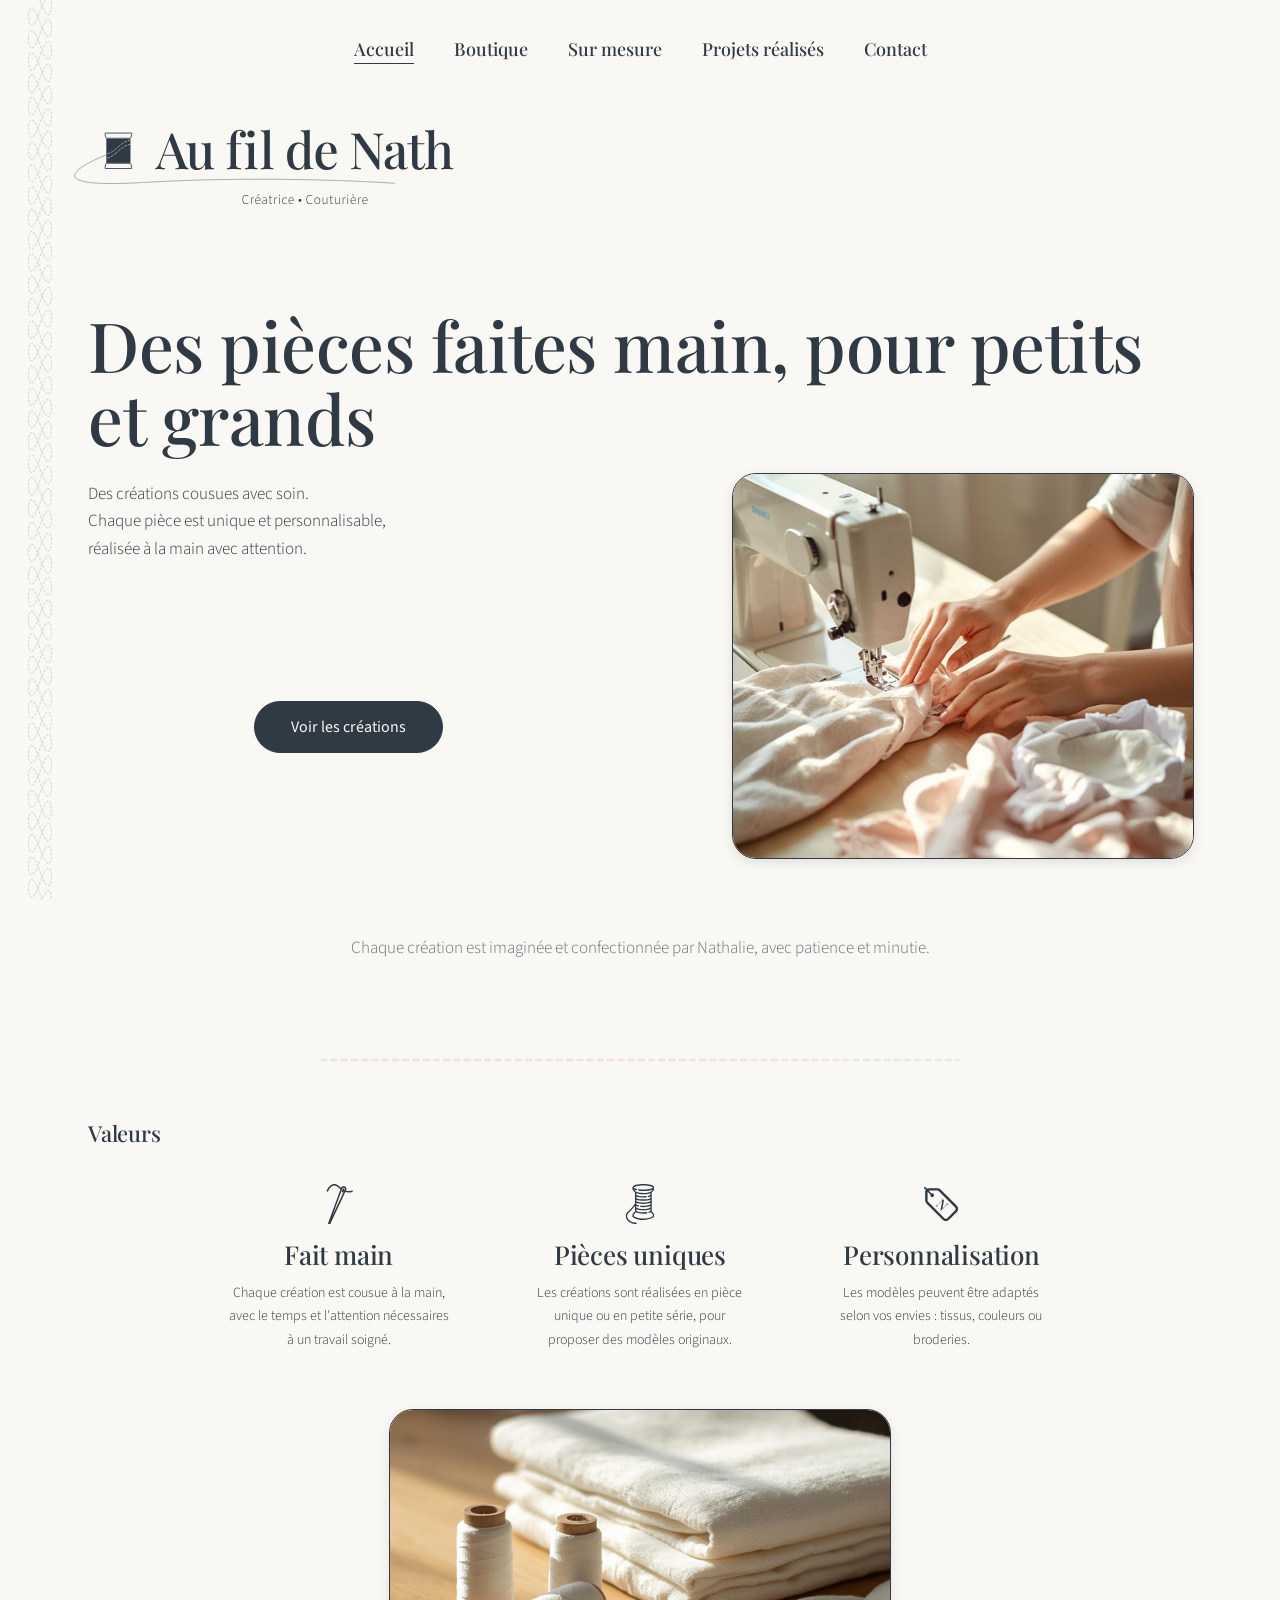
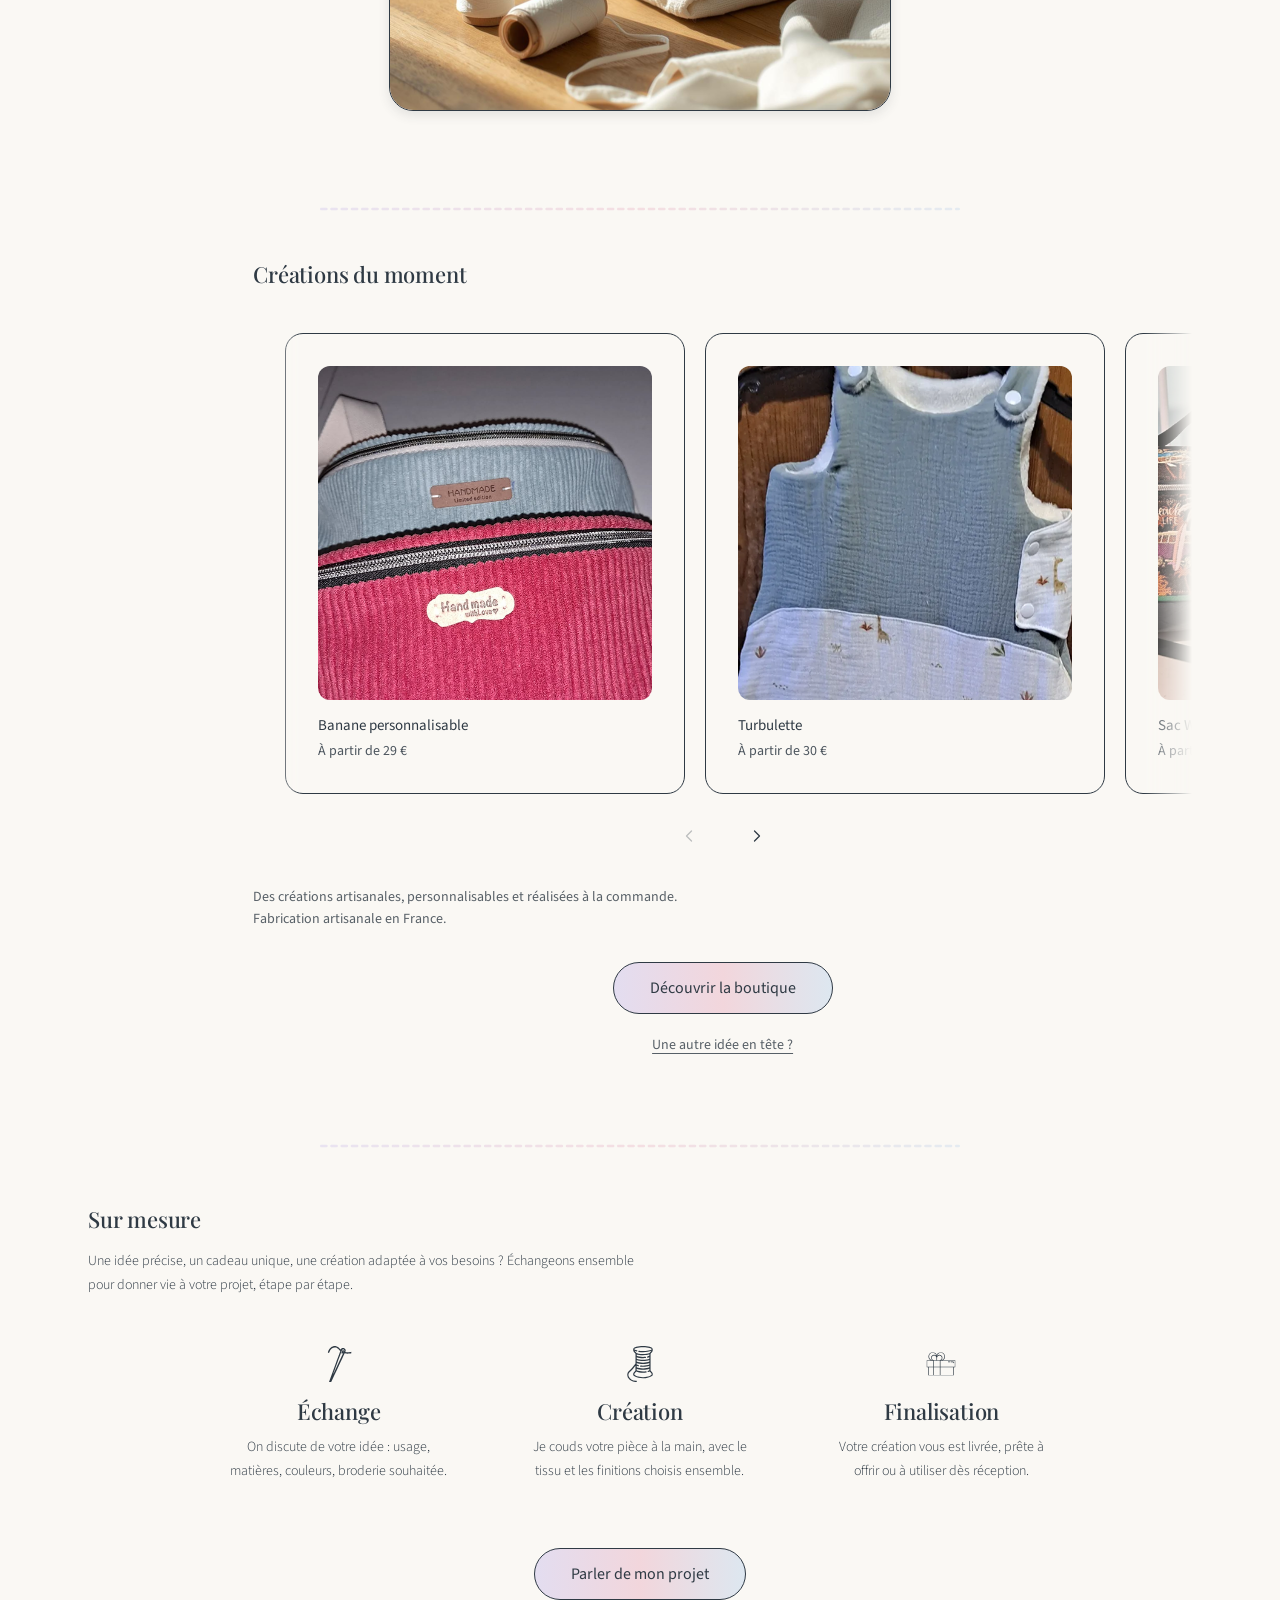
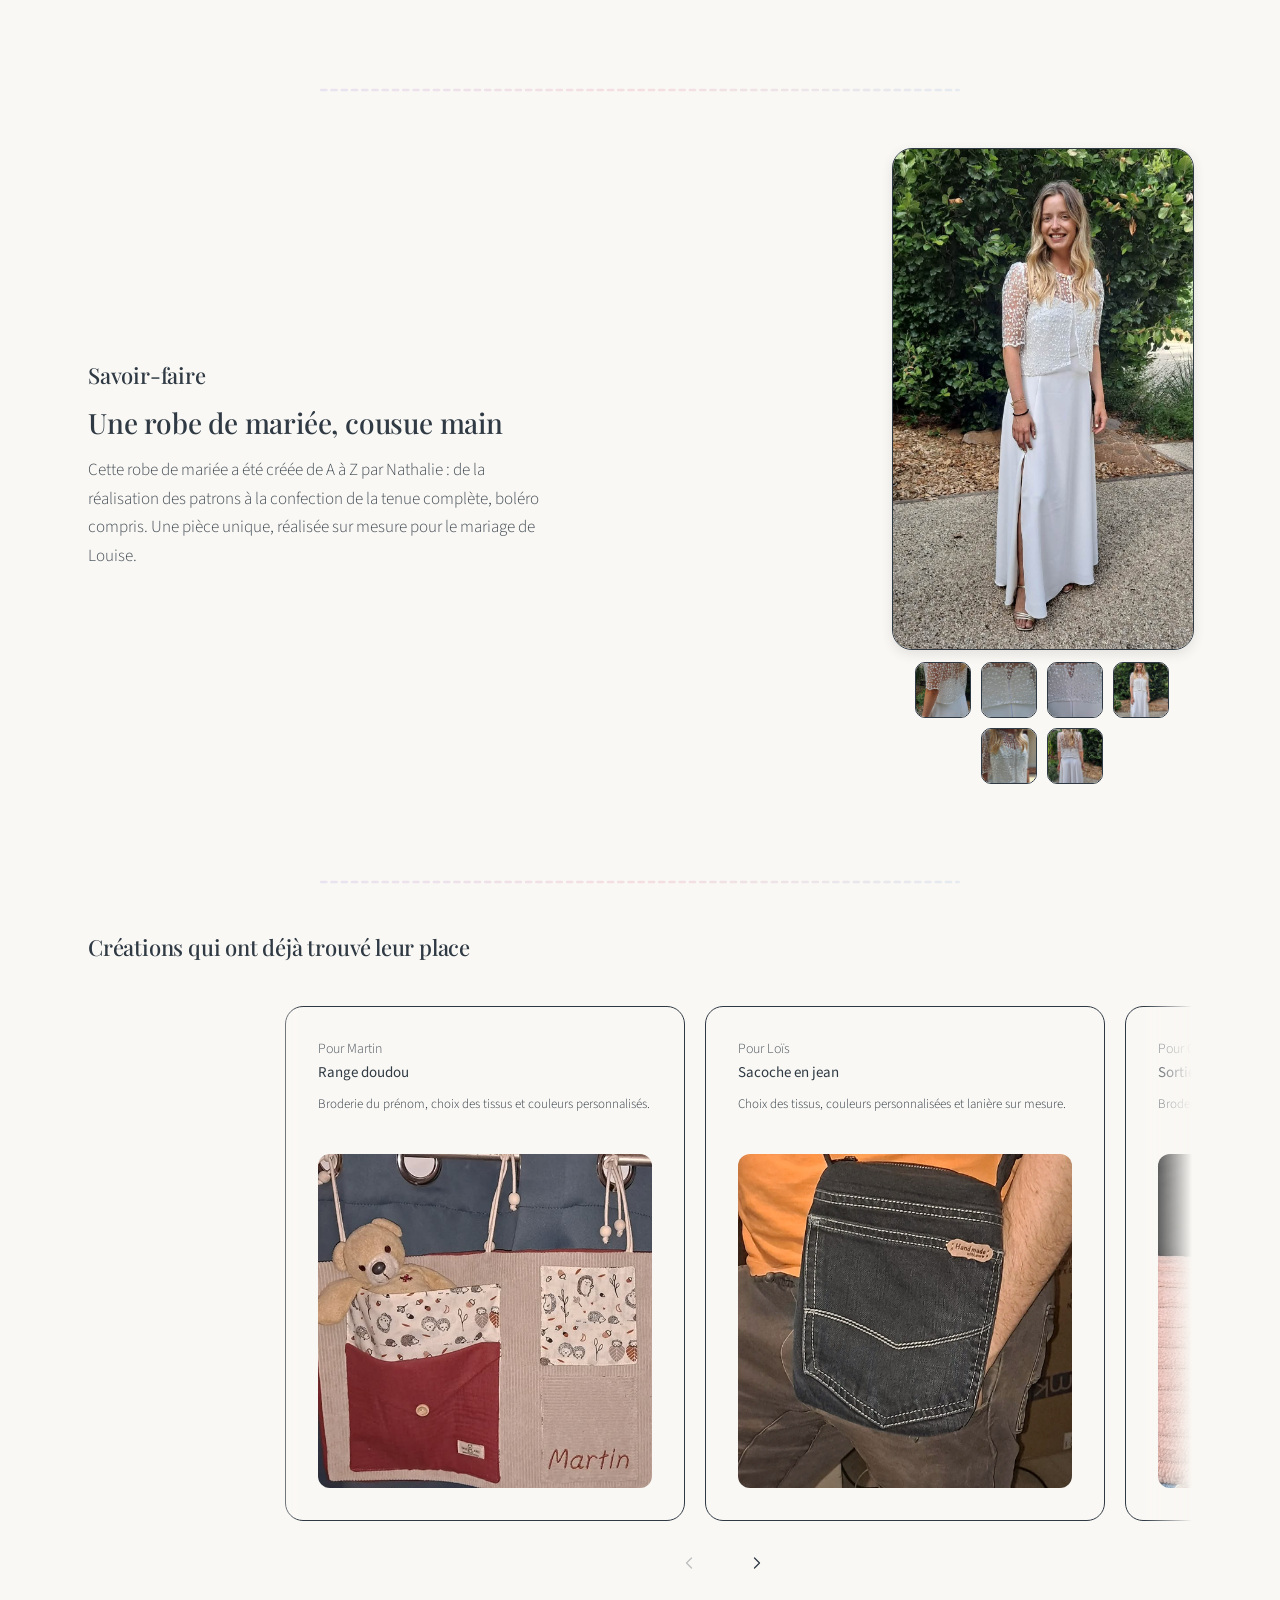
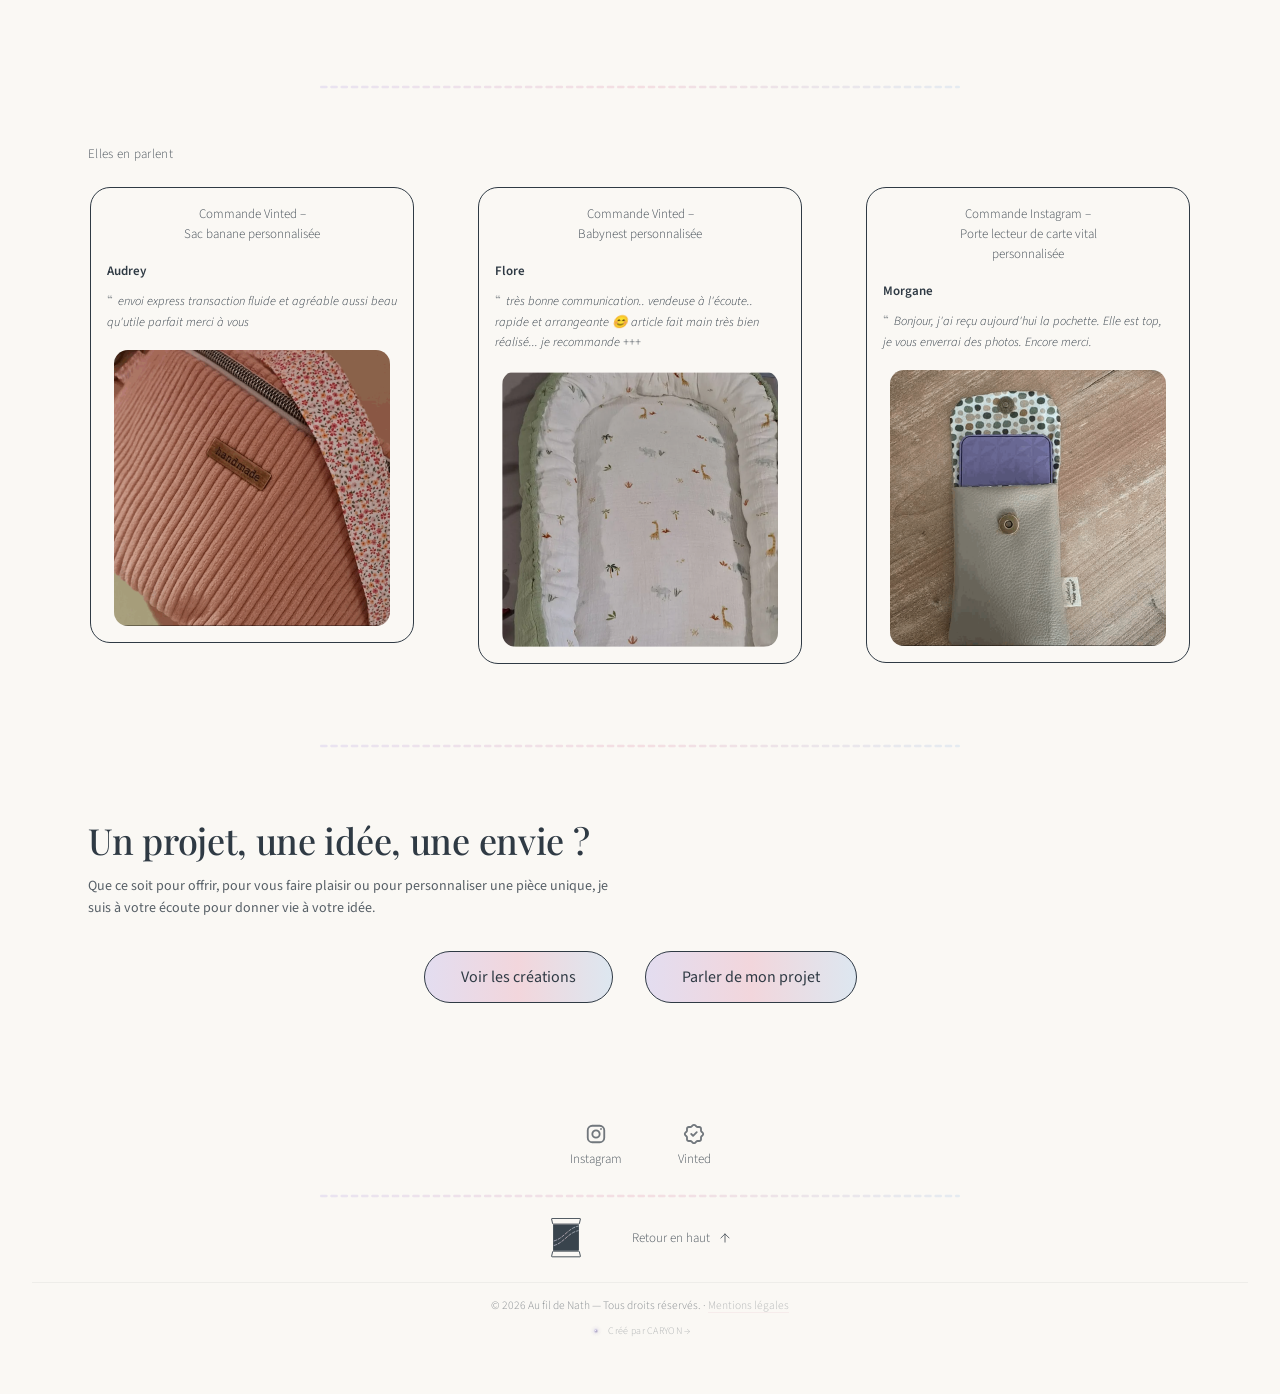
<file: index.html>
<!DOCTYPE html>
<html lang="fr">
<head>
  <meta charset="UTF-8" />
  <meta name="viewport" content="width=device-width, initial-scale=1.0" />
  <title>Au fil de Nath — Créatrice Couturière</title>
  <meta name="description" content="Nathalie, couturière artisanale. Créations cousues main, pièces uniques et personnalisables : univers bébé, accessoires, sacs et maroquinerie." />

  <!-- Fonts Google : Playfair Display + Source Sans 3 -->
  <link rel="preconnect" href="https://fonts.googleapis.com" />
  <link rel="preconnect" href="https://fonts.gstatic.com" crossorigin />
  <link href="https://fonts.googleapis.com/css2?family=Playfair+Display:wght@500;600&family=Source+Sans+3:wght@300;400;600&display=swap" rel="stylesheet" />

  <!-- Styles du projet -->
  <link rel="stylesheet" href="variables.css" />
  <link rel="stylesheet" href="header.css" />
  <link rel="stylesheet" href="hero.css" />
  <link rel="stylesheet" href="values.css" />
  <link rel="stylesheet" href="creations.css" />
  <link rel="stylesheet" href="sections.css" />

</head>

<body class="page-wrapper">

  <!-- ============================================================
       HEADER PRINCIPAL — version Accueil (avec logo hero)
  ============================================================ -->
  <header class="site-header" id="site-header">

    <div class="site-header__nav-bar">
      <div class="site-header__inner">

        <a href="index.html" class="site-header__logo-sticky" aria-label="Au fil de Nath — Accueil">
          <img src="assets/logo%20sans%20fond.svg" alt="Au fil de Nath" width="220" height="80" />
        </a>

        <nav class="site-header__nav" aria-label="Navigation principale">
          <ul class="site-header__nav-list">
            <li><a href="index.html" class="site-header__nav-link is-active">Accueil</a></li>
            <li><a href="boutique.html" class="site-header__nav-link">Boutique</a></li>
            <li><a href="parler-de-mon-projet.html" class="site-header__nav-link">Sur mesure</a></li>
            <li><a href="#realisations" class="site-header__nav-link">Projets réalisés</a></li>
            <li><a href="#contact" class="site-header__nav-link">Contact</a></li>
          </ul>
        </nav>

        <a href="parler-de-mon-projet.html" class="btn btn--gradient site-header__cta-sticky">
          Parler de mon projet
        </a>

        <button class="site-header__hamburger" aria-label="Ouvrir le menu" aria-expanded="false" aria-controls="mobile-menu">
          <span></span><span></span><span></span>
        </button>

      </div>
    </div>

    <div class="site-header__logo-block" aria-hidden="false">
      <div class="site-header__inner">
        <a href="index.html" class="site-header__logo-hero" aria-label="Au fil de Nath — Accueil">
          <img src="assets/logo%20sans%20fond.svg" alt="Au fil de Nath — Créatrice Couturière" width="500" height="181" />
        </a>
      </div>
    </div>

    <div class="site-header__mobile-menu" id="mobile-menu" aria-hidden="true">
      <hr class="site-header__mobile-menu__sep" aria-hidden="true" />
      <div class="site-header__mobile-menu__inner">
        <nav aria-label="Menu mobile">
          <ul>
            <li><a href="index.html">Accueil</a></li>
            <li><a href="boutique.html">Boutique</a></li>
            <li><a href="parler-de-mon-projet.html">Sur mesure</a></li>
            <li><a href="#realisations">Projets réalisés</a></li>
            <li><a href="#contact">Contact</a></li>
          </ul>
        </nav>
        <a href="parler-de-mon-projet.html" class="btn btn--gradient">Parler de mon projet</a>
        <p class="site-header__mobile-menu__tagline">
          Chaque projet est étudié avec attention<br />
          Les délais et tarifs sont définis ensemble.
        </p>
      </div>
      <hr class="site-header__mobile-menu__sep site-header__mobile-menu__sep--bottom" aria-hidden="true" />
    </div>

  </header>


  <!-- ============================================================
       MAIN — Sections de la page Accueil
  ============================================================ -->
  <main>

    <!-- ── SECTION HERO ────────────────────────────────────── -->
    <section class="hero" aria-labelledby="hero-title">
      <div class="hero__inner">

        <figure class="hero__image">
          <img
            src="assets/hero%20photo.png"
            alt="Nathalie cousant un tissu rose pâle à sa machine à coudre"
            width="640"
            height="540"
            loading="eager"
          />
        </figure>

        <h1 id="hero-title" class="hero__title">
          Des pièces faites main, pour petits et grands
        </h1>

        <p class="hero__subtitle">
          Des créations cousues avec soin.<br>
          Chaque pièce est unique et personnalisable,<br>
          réalisée à la main avec attention.
        </p>

        <a href="#creations" class="btn btn--primary hero__cta">
          Voir les créations
        </a>

        <p class="hero__signature">
          Chaque création est imaginée et confectionnée par Nathalie,
          avec patience et minutie.
        </p>

      </div>
    </section>

    <img class="section-separator" src="assets/S%C3%A9parateur%20final.svg" alt="" aria-hidden="true" />

    <!-- ── SECTION VALEURS ────────────────────────────────── -->
    <section class="values" aria-labelledby="values-eyebrow">
      <div class="values__inner">

        <h2 id="values-eyebrow" class="values__eyebrow">Valeurs</h2>

        <ul class="values__grid">
          <li class="value">
            <img class="value__icon" src="assets/icon-needle.svg" alt="" aria-hidden="true" width="40" height="40" />
            <h3 class="value__title">Fait main</h3>
            <p class="value__text">
              Chaque création est cousue à la main, avec le temps et l'attention nécessaires à un travail soigné.
            </p>
          </li>

          <li class="value">
            <img class="value__icon" src="assets/icon-thread.svg" alt="" aria-hidden="true" width="40" height="40" />
            <h3 class="value__title">Pièces uniques</h3>
            <p class="value__text">
              Les créations sont réalisées en pièce unique ou en petite série, pour proposer des modèles originaux.
            </p>
          </li>

          <li class="value">
            <img class="value__icon" src="assets/icon-tag.svg" alt="" aria-hidden="true" width="40" height="40" />
            <h3 class="value__title">Personnalisation</h3>
            <p class="value__text">
              Les modèles peuvent être adaptés selon vos envies : tissus, couleurs ou broderies.
            </p>
          </li>
        </ul>

        <figure class="values__photo">
          <img
            src="assets/Valeurs%20photo.png"
            alt="Bobines de fil et linges pliés sur un plan de travail en bois"
            loading="lazy"
          />
        </figure>

      </div>
    </section>

    <img class="section-separator" src="assets/S%C3%A9parateur%20final.svg" alt="" aria-hidden="true" />


    <!-- ── SECTION CRÉATIONS DU MOMENT (carrousel) ─────────── -->
    <section class="creations" id="creations" aria-labelledby="creations-eyebrow">
      <div class="creations__inner">

        <h2 id="creations-eyebrow" class="creations__eyebrow">Créations du moment</h2>

        <div class="creations__carousel">
          <div class="creations__viewport" data-carousel-viewport>
            <ul class="creations__track">

              <li class="card">
                <a href="fiche-produit.html?p=banane&from=home" class="card__link">
                  <figure class="card__photo">
                    <img src="Photos%20produits/Bananes%20livr%C3%A9es%20pour%20No%C3%ABl%20%F0%9F%8E%85%201.png" alt="Banane personnalisable couleur corail" loading="lazy" />
                  </figure>
                  <h3 class="card__title">Banane personnalisable</h3>
                  <p class="card__price">À partir de 29&nbsp;€</p>
                </a>
              </li>

              <li class="card">
                <a href="fiche-produit.html?p=turbulette&from=home" class="card__link">
                  <figure class="card__photo">
                    <img src="Photos%20produits/Turbulette%201.png" alt="Turbulette bébé bleu pastel" loading="lazy" />
                  </figure>
                  <h3 class="card__title">Turbulette</h3>
                  <p class="card__price">À partir de 30&nbsp;€</p>
                </a>
              </li>

              <li class="card">
                <a href="fiche-produit.html?p=sac-weekend&from=home" class="card__link">
                  <figure class="card__photo">
                    <img src="Photos%20produits/georges%205%201.png" alt="Sac Weekend personnalisable" loading="lazy" />
                  </figure>
                  <h3 class="card__title">Sac Weekend personnalisable</h3>
                  <p class="card__price">À partir de 35&nbsp;€</p>
                </a>
              </li>

              <li class="card">
                <a href="fiche-produit.html?p=protege-carnet-sante&from=home" class="card__link">
                  <figure class="card__photo">
                    <img src="Photos%20produits/574750256_17975969078946309_2476281317568177951_n.%201.png" alt="Protège carnet de santé personnalisé" loading="lazy" />
                  </figure>
                  <h3 class="card__title">Protège carnet de santé</h3>
                  <p class="card__price">À partir de 20&nbsp;€</p>
                </a>
              </li>

              <li class="card">
                <a href="fiche-produit.html?p=sac-a-dos-creche&from=home" class="card__link">
                  <figure class="card__photo">
                    <img src="Photos%20produits/sac%20%C3%A0%20dos%20cr%C3%A8che%206.png" alt="Sac à dos crèche / maternelle" loading="lazy" />
                  </figure>
                  <h3 class="card__title">Sac à dos crèche / maternelle</h3>
                  <p class="card__price">À partir de 30&nbsp;€</p>
                </a>
              </li>

            </ul>
          </div>
        </div>

        <div class="creations__nav" role="group" aria-label="Navigation du carrousel">
          <button type="button" class="creations__arrow" data-carousel-prev aria-label="Création précédente">
            <svg viewBox="0 0 24 24" width="20" height="20" fill="none" stroke="currentColor" stroke-width="1.5" stroke-linecap="round" stroke-linejoin="round" aria-hidden="true">
              <path d="M15 18l-6-6 6-6"/>
            </svg>
          </button>
          <button type="button" class="creations__arrow" data-carousel-next aria-label="Création suivante">
            <svg viewBox="0 0 24 24" width="20" height="20" fill="none" stroke="currentColor" stroke-width="1.5" stroke-linecap="round" stroke-linejoin="round" aria-hidden="true">
              <path d="M9 18l6-6-6-6"/>
            </svg>
          </button>
        </div>

        <p class="creations__caption">
          Des créations artisanales, personnalisables et réalisées à la commande.<br>
          Fabrication artisanale en France.
        </p>

        <a href="boutique.html" class="btn btn--gradient creations__cta">
          Découvrir la boutique
        </a>

        <a href="#surmesure" class="creations__alt-link">
          Une autre idée en tête&nbsp;?
        </a>

      </div>
    </section>

    <img class="section-separator" src="assets/S%C3%A9parateur%20final.svg" alt="" aria-hidden="true" />


    <!-- ── SECTION SUR-MESURE (3 étapes) ─────────────────────── -->
    <section class="surmesure" id="surmesure" aria-labelledby="surmesure-eyebrow">
      <div class="surmesure__inner">

        <h2 id="surmesure-eyebrow" class="surmesure__eyebrow">Sur mesure</h2>

        <p class="surmesure__intro">
          Une idée précise, un cadeau unique, une création adaptée à vos besoins&nbsp;? Échangeons
          ensemble pour donner vie à votre projet, étape par étape.
        </p>

        <ol class="surmesure__steps">

          <li class="step">
            <img class="step__icon" src="assets/icon-needle.svg" alt="" aria-hidden="true" width="36" height="36" />
            <h3 class="step__title">Échange</h3>
            <p class="step__text">
              On discute de votre idée : usage, matières, couleurs, broderie souhaitée.
            </p>
          </li>

          <li class="step">
            <img class="step__icon" src="assets/icon-thread.svg" alt="" aria-hidden="true" width="36" height="36" />
            <h3 class="step__title">Création</h3>
            <p class="step__text">
              Je couds votre pièce à la main, avec le tissu et les finitions choisis ensemble.
            </p>
          </li>

          <li class="step">
            <img class="step__icon" src="assets/icon-gift.svg" alt="" aria-hidden="true" width="36" height="36" />
            <h3 class="step__title">Finalisation</h3>
            <p class="step__text">
              Votre création vous est livrée, prête à offrir ou à utiliser dès réception.
            </p>
          </li>

        </ol>

        <a href="parler-de-mon-projet.html" class="btn btn--gradient surmesure__cta">
          Parler de mon projet
        </a>

      </div>
    </section>

    <img class="section-separator" src="assets/S%C3%A9parateur%20final.svg" alt="" aria-hidden="true" />


    <!-- ── SECTION SAVOIR-FAIRE — Robe de mariée (pièce unique, hors catalogue) ── -->
    <section class="savoir-faire" aria-labelledby="savoir-faire-eyebrow">
      <div class="savoir-faire__inner">

        <div class="savoir-faire__text">
          <h2 id="savoir-faire-eyebrow" class="savoir-faire__eyebrow">Savoir-faire</h2>
          <h3 class="savoir-faire__title">Une robe de mariée, cousue main</h3>
          <p class="savoir-faire__desc">
            Cette robe de mariée a été créée de A à Z par Nathalie : de la réalisation des patrons à la confection de la tenue complète, boléro compris. Une pièce unique, réalisée sur mesure pour le mariage de Louise.
          </p>
        </div>

        <div class="savoir-faire__gallery">
          <figure class="savoir-faire__main">
            <img id="savoir-faire-main-photo" src="Photos%20produits/Robe%20de%20mariee%20-%20hero.jpg" alt="Louise portant la robe de mariée cousue à la main par Nathalie" />
          </figure>
          <div class="savoir-faire__thumbs">
            <button type="button" class="savoir-faire__thumb" data-src="Photos%20produits/Robe%20de%20mariee%20-%20detail%201.jpg" aria-label="Photo 2 — détail broderie manche">
              <img src="Photos%20produits/Robe%20de%20mariee%20-%20detail%201.jpg" alt="Robe de mariée — détail broderie manche" loading="lazy" />
            </button>
            <button type="button" class="savoir-faire__thumb" data-src="Photos%20produits/Robe%20de%20mariee%20-%20detail%202.jpg" aria-label="Photo 3 — détail dos et fermeture">
              <img src="Photos%20produits/Robe%20de%20mariee%20-%20detail%202.jpg" alt="Robe de mariée — détail dos et fermeture" loading="lazy" />
            </button>
            <button type="button" class="savoir-faire__thumb" data-src="Photos%20produits/Robe%20de%20mariee%20-%20detail%203.jpg" aria-label="Photo 4 — détail broderie tulle">
              <img src="Photos%20produits/Robe%20de%20mariee%20-%20detail%203.jpg" alt="Robe de mariée — détail broderie tulle" loading="lazy" />
            </button>
            <button type="button" class="savoir-faire__thumb" data-src="Photos%20produits/Robe%20de%20mariee%20-%20detail%204.jpg" aria-label="Photo 5 — portrait de Louise">
              <img src="Photos%20produits/Robe%20de%20mariee%20-%20detail%204.jpg" alt="Louise portant la robe de mariée" loading="lazy" />
            </button>
            <button type="button" class="savoir-faire__thumb" data-src="Photos%20produits/Robe%20de%20mariee%20-%20detail%205.jpg" aria-label="Photo 6 — détail dentelle et collier">
              <img src="Photos%20produits/Robe%20de%20mariee%20-%20detail%205.jpg" alt="Robe de mariée — détail dentelle et collier" loading="lazy" />
            </button>
            <button type="button" class="savoir-faire__thumb" data-src="Photos%20produits/Robe%20de%20mariee%20-%20detail%206.jpg" aria-label="Photo 7 — vue de dos">
              <img src="Photos%20produits/Robe%20de%20mariee%20-%20detail%206.jpg" alt="Robe de mariée — vue de dos, dentelle du boléro" loading="lazy" />
            </button>
          </div>
        </div>

      </div>
    </section>

    <img class="section-separator" id="realisations" src="assets/S%C3%A9parateur%20final.svg" alt="" aria-hidden="true" />


    <!-- ── SECTION GALERIE — Créations qui ont déjà trouvé leur place
         Carrousel de cards projet (réutilise les classes .card et le mécanisme
         carrousel — second instance, géré par creations.js sur data-attribute) -->
    <section class="gallery" aria-labelledby="gallery-eyebrow">
      <div class="gallery__inner">

        <h2 id="gallery-eyebrow" class="creations__eyebrow">Créations qui ont déjà trouvé leur place</h2>

        <div class="creations__carousel">
          <div class="creations__viewport" data-carousel-viewport="gallery">
            <ul class="creations__track">

              <li class="card">
                <div class="card__link card__link--static">
                  <p class="project-card__for">Pour Martin</p>
                  <h3 class="project-card__name">Range doudou</h3>
                  <p class="project-card__desc">Broderie du prénom, choix des tissus et couleurs personnalisés.</p>
                  <figure class="project-card__photo">
                    <img src="Photos%20produits/Broderie%20Martin%201.png" alt="Range doudou brodé pour Martin" loading="lazy" />
                  </figure>
                  </div>
              </li>

              <li class="card">
                <div class="card__link card__link--static">
                  <p class="project-card__for">Pour Loïs</p>
                  <h3 class="project-card__name">Sacoche en jean</h3>
                  <p class="project-card__desc">Choix des tissus, couleurs personnalisées et lanière sur mesure.</p>
                  <figure class="project-card__photo">
                    <img src="Photos%20produits/sacoche%20en%20jean%201.png" alt="Sacoche en jean sur mesure pour Loïs" loading="lazy" />
                  </figure>
                  </div>
              </li>

              <li class="card">
                <div class="card__link card__link--static">
                  <p class="project-card__for">Pour Céleste</p>
                  <h3 class="project-card__name">Sortie de bain</h3>
                  <p class="project-card__desc">Broderie du prénom, tissus et couleurs personnalisés.</p>
                  <figure class="project-card__photo">
                    <img src="Photos%20produits/Broderie%20c%C3%A9leste%201.png" alt="Sortie de bain brodée pour Céleste" loading="lazy" />
                  </figure>
                  </div>
              </li>

              <li class="card">
                <div class="card__link card__link--static">
                  <p class="project-card__for">Pour Joachim</p>
                  <h3 class="project-card__name">Doudou personnalisé</h3>
                  <p class="project-card__desc">Broderie du prénom et choix des tissus pour un cadeau de naissance.</p>
                  <figure class="project-card__photo">
                    <img src="Photos%20produits/Broderie%20Joachim%201.png" alt="Doudou brodé pour Joachim" loading="lazy" />
                  </figure>
                  </div>
              </li>

              <li class="card">
                <div class="card__link card__link--static">
                  <p class="project-card__for">Pour le club Viet Vo Dao</p>
                  <h3 class="project-card__name">Broderie d'écusson</h3>
                  <p class="project-card__desc">Broderie du logo du club sur plusieurs pièces, commande groupée.</p>
                  <figure class="project-card__photo">
                    <img src="Photos%20produits/broderie%20viet%20vo%20dao%202.png" alt="Broderie écusson Viet Vo Dao" loading="lazy" />
                  </figure>
                  </div>
              </li>

            </ul>
          </div>
        </div>

        <div class="creations__nav" role="group" aria-label="Navigation du carrousel des réalisations">
          <button type="button" class="creations__arrow" data-carousel-prev aria-label="Précédent">
            <svg viewBox="0 0 24 24" width="20" height="20" fill="none" stroke="currentColor" stroke-width="1.5" stroke-linecap="round" stroke-linejoin="round" aria-hidden="true"><path d="M15 18l-6-6 6-6"/></svg>
          </button>
          <button type="button" class="creations__arrow" data-carousel-next aria-label="Suivant">
            <svg viewBox="0 0 24 24" width="20" height="20" fill="none" stroke="currentColor" stroke-width="1.5" stroke-linecap="round" stroke-linejoin="round" aria-hidden="true"><path d="M9 18l6-6-6-6"/></svg>
          </button>
        </div>

      </div>
    </section>

    <img class="section-separator" src="assets/S%C3%A9parateur%20final.svg" alt="" aria-hidden="true" />


    <!-- ── SECTION AVIS CLIENTS — "Elles en parlent" ─────────── -->
    <section class="testimonials" aria-labelledby="testimonials-eyebrow">
      <div class="testimonials__inner">

        <h2 id="testimonials-eyebrow" class="testimonials__eyebrow">Elles en parlent</h2>

        <ul class="testimonials__grid">

          <li class="testimonial">
            <p class="testimonial__source">
              Commande Vinted –<br>Sac banane personnalisée
            </p>
            <p class="testimonial__author">Audrey</p>
            <p class="testimonial__quote">
              envoi express transaction fluide et agréable aussi beau qu'utile parfait merci à vous
            </p>
          <figure class="testimonial__photo">
              <img src="Photos%20produits/518413501_17963008259946309_6810695472236855314_n%201.png" alt="Sac banane personnalisé reçu par Audrey" loading="lazy" />
            </figure>
            </li>

          <li class="testimonial">
            <p class="testimonial__source">
              Commande Vinted –<br>Babynest personnalisée
            </p>
            <p class="testimonial__author">Flore</p>
            <p class="testimonial__quote">
              très bonne communication.. vendeuse à l'écoute.. rapide et arrangeante 😊 article fait main très bien réalisé... je recommande +++
            </p>
          <figure class="testimonial__photo">
              <img src="Photos%20produits/Babynest.png" alt="Babynest personnalisé reçu par Flore" loading="lazy" />
            </figure>
            </li>

          <li class="testimonial">
            <p class="testimonial__source">
              Commande Instagram –<br>Porte lecteur de carte vital personnalisée
            </p>
            <p class="testimonial__author">Morgane</p>
            <p class="testimonial__quote">
              Bonjour, j'ai reçu aujourd'hui la pochette. Elle est top, je vous enverrai des photos. Encore merci.
            </p>
          <figure class="testimonial__photo">
              <img src="Photos%20produits/image%202.png" alt="Porte lecteur de carte vitale personnalisé reçu par Morgane" loading="lazy" />
            </figure>
            </li>

        </ul>

      </div>
    </section>

    <img class="section-separator" src="assets/S%C3%A9parateur%20final.svg" alt="" aria-hidden="true" />


    <!-- ── SECTION CTA FINAL ──────────────────────────────────── -->
    <section class="final-cta" aria-labelledby="final-cta-title">
      <div class="final-cta__inner">

        <h2 id="final-cta-title" class="final-cta__title">
          Un projet, une idée, une envie&nbsp;?
        </h2>

        <p class="final-cta__text">
          Que ce soit pour offrir, pour vous faire plaisir ou pour personnaliser une pièce unique,
          je suis à votre écoute pour donner vie à votre idée.
        </p>

        <div class="final-cta__buttons">
          <a href="boutique.html" class="btn btn--gradient">Voir les créations</a>
          <a href="parler-de-mon-projet.html" class="btn btn--gradient">Parler de mon projet</a>
        </div>

      </div>
    </section>

  </main>


  <!-- ============================================================
       FOOTER — Logo + tagline + réseaux sociaux + copyright
  ============================================================ -->
  <footer class="site-footer" id="contact" role="contentinfo">
    <div class="site-footer__inner">

      <!-- 1) Réseaux sociaux : icône + label sous chaque -->
      <div class="site-footer__social" aria-label="Retrouvez Au fil de Nath sur les réseaux">
        <a href="https://www.instagram.com/au_fil_de_nath/" target="_blank" rel="noopener">
          <img src="assets/logo%20insta.svg" alt="" aria-hidden="true" />
          <span class="site-footer__social-label">Instagram</span>
        </a>
        <a href="https://www.vinted.fr/member/133558715-aufilsdenath?utm_source=ig&utm_medium=social&utm_content=link_in_bio&fbclid=PAZXh0bgNhZW0CMTEAc3J0YwZhcHBfaWQPOTM2NjE5NzQzMzkyNDU5AAGnB0zWrY0VCp5iScxJnM4wXbTlK7Rzn_t2t8GuV2q97yDfnE0mERHfE2xr-8g_aem_fn0HZ6scnlGo0cQ_6BgeYw" target="_blank" rel="noopener">
          <img src="assets/Check%20vinted.svg" alt="" aria-hidden="true" />
          <span class="site-footer__social-label">Vinted</span>
        </a>
      </div>

      <!-- 2) Séparateur dashed pastel -->
      <img class="site-footer__separator" src="assets/S%C3%A9parateur%20final.svg" alt="" aria-hidden="true" />

      <!-- 3) Logo seul (gauche) + retour en haut (droite) -->
      <div class="site-footer__bottom-row">
        <a href="index.html" class="site-footer__logo" aria-label="Au fil de Nath — Accueil">
          <img src="assets/logo%20seul%20final.svg" alt="Au fil de Nath" />
        </a>
        <button type="button" class="site-footer__top-link" data-back-to-top aria-label="Retour en haut de la page">
          Retour en haut
          <svg viewBox="0 0 24 24" fill="none" stroke="currentColor" stroke-width="1.5" stroke-linecap="round" stroke-linejoin="round" aria-hidden="true"><path d="M12 19V5M5 12l7-7 7 7"/></svg>
        </button>
      </div>

      <!-- 4) Copyright -->
      <div class="site-footer__bottom">
        © <span data-footer-year>2026</span> Au fil de Nath — Tous droits réservés.
        · <a href="mentions-legales.html" class="site-footer__legal-link">Mentions légales</a>
      </div>

      <!-- 5) Mention créateur -->
      <div class="site-footer__caryon">
        <a href="https://caryonstudio.fr" target="_blank" rel="noopener" class="site-footer__caryon-link">
          <img src="assets/caryon-logo.svg" alt="" aria-hidden="true" />
          Créé par CARYON →
        </a>
      </div>

    </div>
  </footer>


  <script src="header.js"></script>
  <script src="creations.js"></script>
  <script>
    /* ── Galerie "Savoir-faire" (robe de mariée) — échange photo principale / miniature,
       même mécanisme que la galerie fiche produit ── */
    (function () {
      var mainImg = document.getElementById('savoir-faire-main-photo');
      if (!mainImg) return;
      document.querySelectorAll('.savoir-faire__thumb').forEach(function (btn) {
        btn.addEventListener('click', function () {
          var thumbImg = btn.querySelector('img');
          var newSrc = btn.dataset.src;
          var oldSrc = mainImg.getAttribute('src');
          mainImg.src = newSrc;
          btn.dataset.src = oldSrc;
          if (thumbImg) thumbImg.src = oldSrc;
        });
      });
    })();

    /* ── Scroll restoration ── */
    (function () {
      var key = 'scroll_home';
      var saved = sessionStorage.getItem(key);
      if (saved !== null) {
        sessionStorage.removeItem(key);
        requestAnimationFrame(function () { window.scrollTo(0, parseInt(saved, 10)); });
      }
    })();

    /* Sauvegarde scrollY avant de naviguer vers une fiche produit */
    document.querySelectorAll('.card__link[href*="fiche-produit"]').forEach(function (link) {
      link.addEventListener('click', function () {
        sessionStorage.setItem('scroll_home', window.scrollY);
      });
    });
  </script>
</body>
</html>
</file>
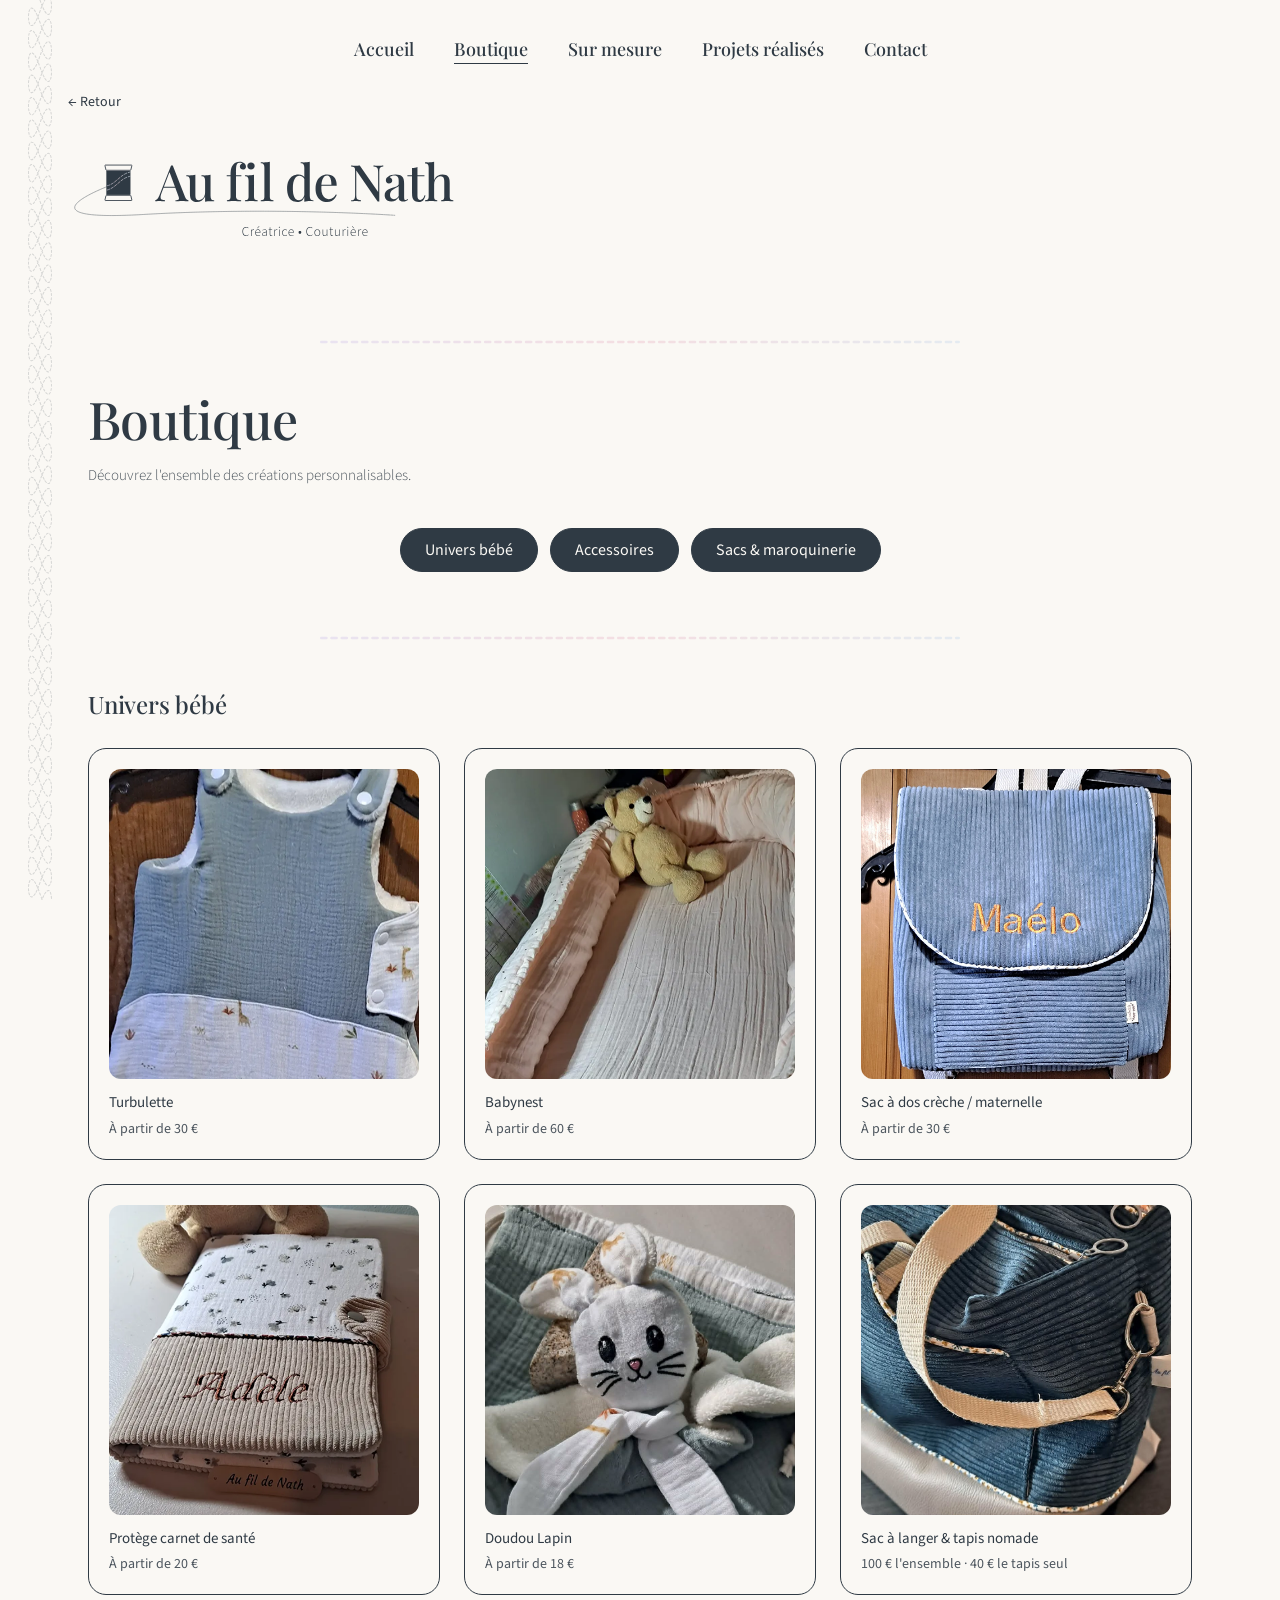
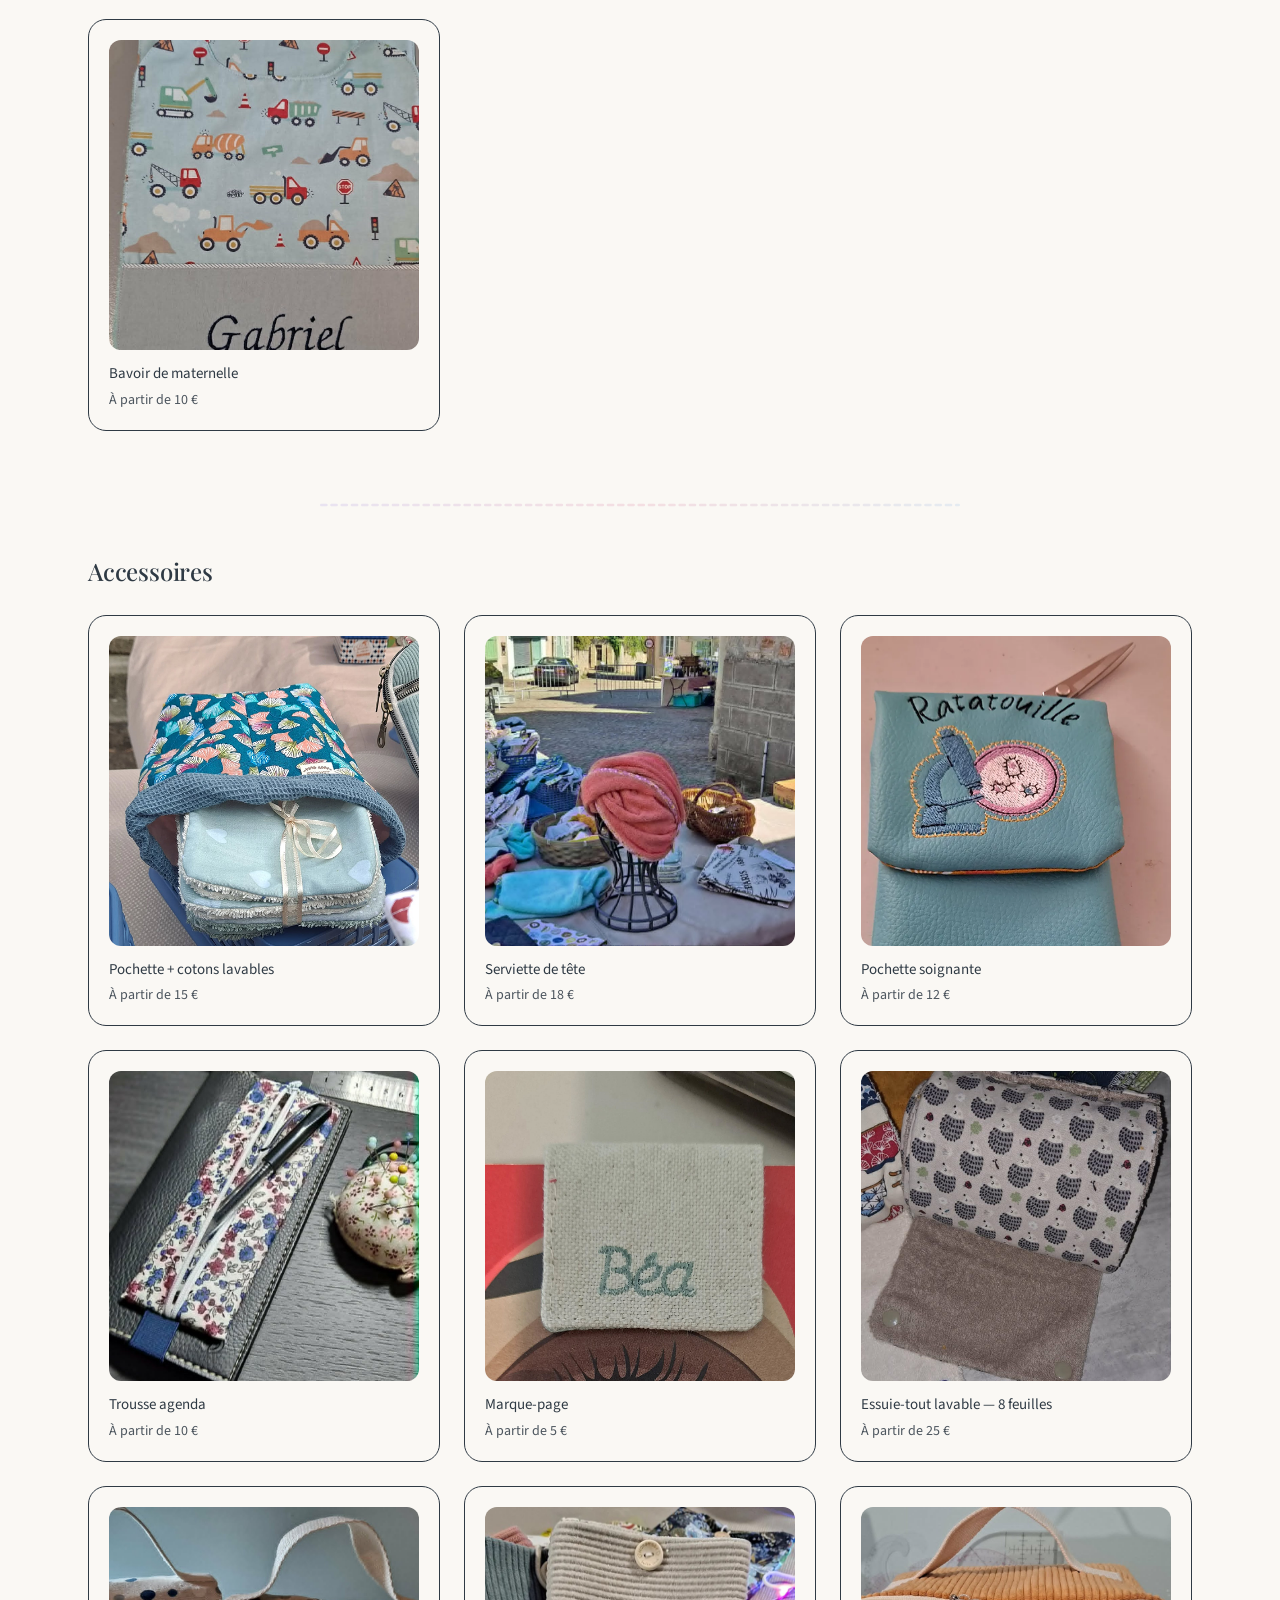
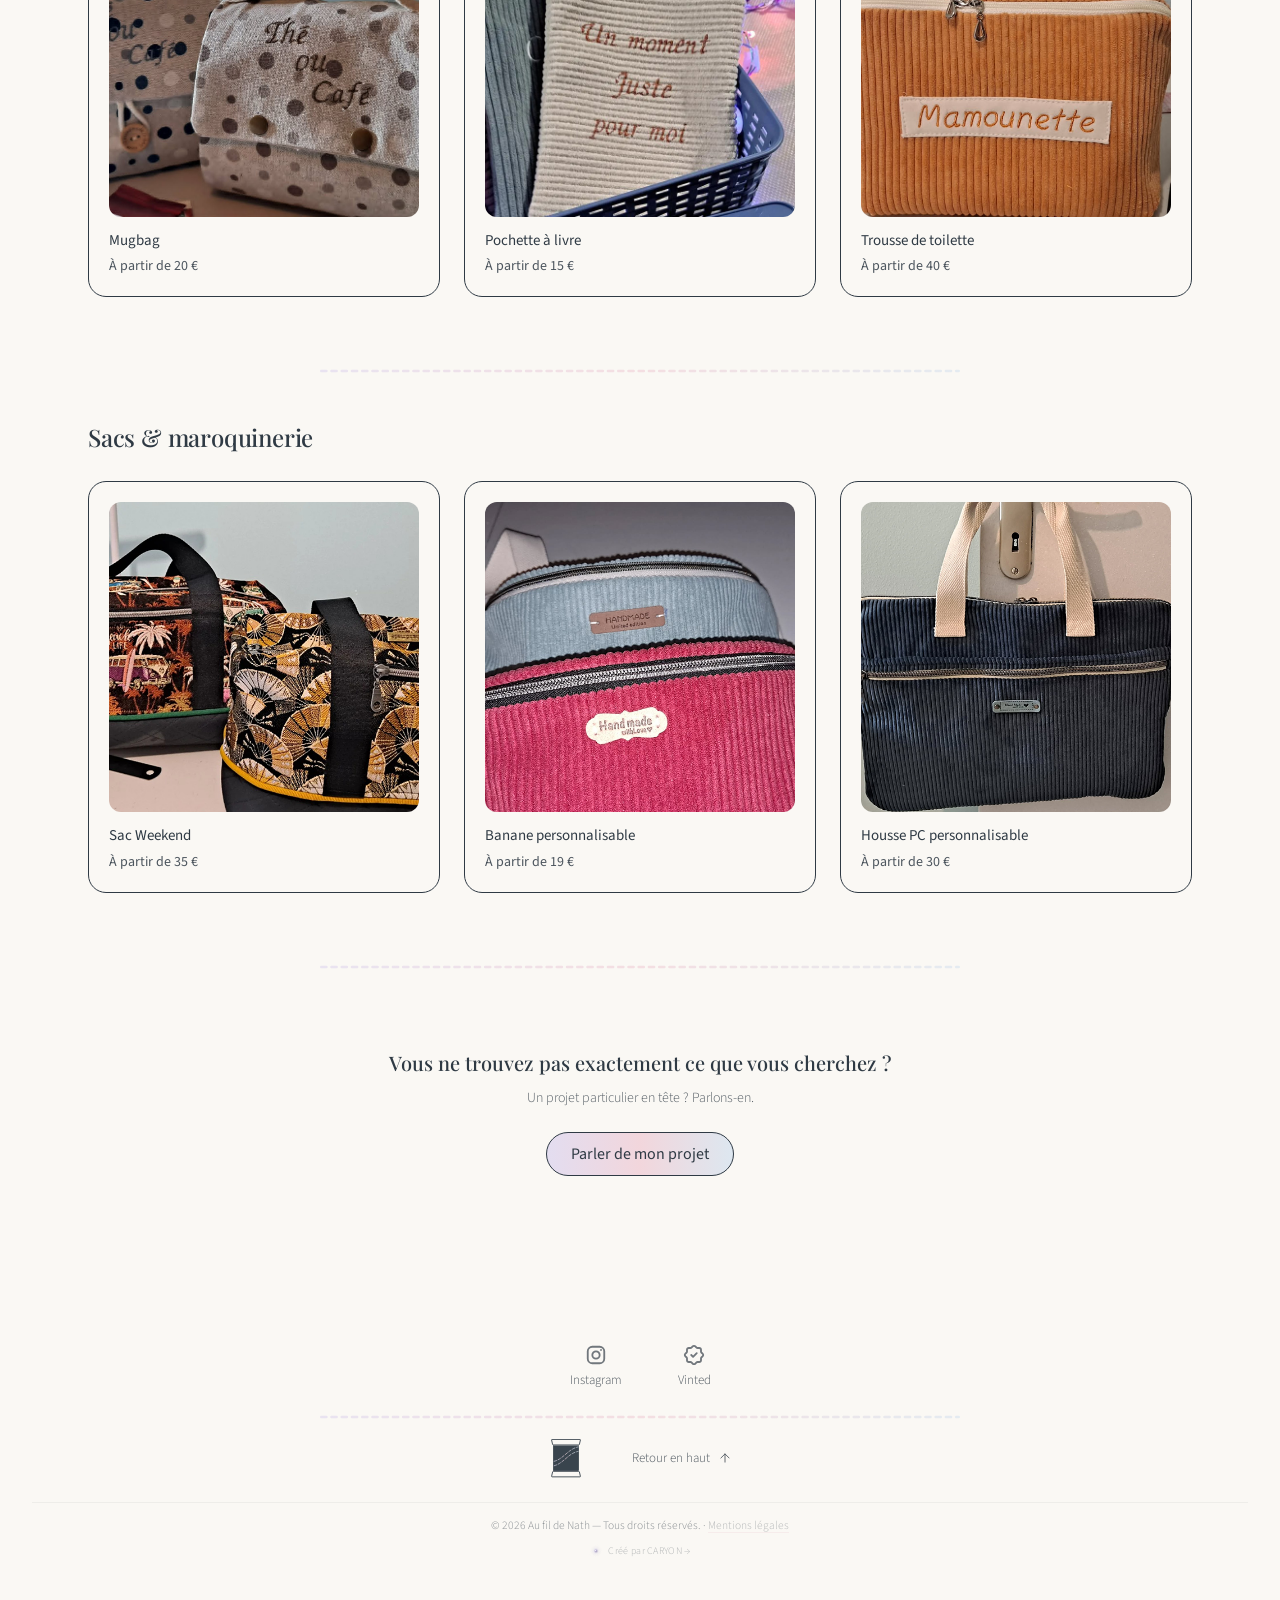
<file: boutique.html>
<!DOCTYPE html>
<html lang="fr">
<head>
  <meta charset="UTF-8" />
  <meta name="viewport" content="width=device-width, initial-scale=1.0" />
  <title>Boutique — Au fil de Nath</title>
  <meta name="description" content="Découvrez les créations cousues main : univers bébé, accessoires, sacs et maroquinerie. Pièces uniques et personnalisables." />

  <link rel="preconnect" href="https://fonts.googleapis.com" />
  <link rel="preconnect" href="https://fonts.gstatic.com" crossorigin />
  <link href="https://fonts.googleapis.com/css2?family=Playfair+Display:wght@500;600&family=Source+Sans+3:wght@300;400;600&display=swap" rel="stylesheet" />

  <link rel="stylesheet" href="variables.css" />
  <link rel="stylesheet" href="header.css" />
  <link rel="stylesheet" href="creations.css" />
  <link rel="stylesheet" href="sections.css" />
  <link rel="stylesheet" href="pages.css" />
</head>

<body class="page-wrapper">

  <!-- HEADER pages intérieures (back + logo, pas de logo hero) -->
  <header class="site-header site-header--inner" id="site-header">
    <div class="site-header__nav-bar">
      <div class="site-header__inner">
        <a href="index.html" class="site-header__logo-sticky" aria-label="Au fil de Nath — Accueil">
          <img src="assets/logo%20sans%20fond.svg" alt="Au fil de Nath" width="220" height="80" />
        </a>
        <nav class="site-header__nav" aria-label="Navigation principale">
          <ul class="site-header__nav-list">
            <li><a href="index.html" class="site-header__nav-link">Accueil</a></li>
            <li><a href="boutique.html" class="site-header__nav-link is-active">Boutique</a></li>
            <li><a href="parler-de-mon-projet.html" class="site-header__nav-link">Sur mesure</a></li>
            <li><a href="index.html#realisations" class="site-header__nav-link">Projets réalisés</a></li>
            <li><a href="index.html#contact" class="site-header__nav-link">Contact</a></li>
          </ul>
        </nav>
        <a href="parler-de-mon-projet.html" class="btn btn--gradient site-header__cta-sticky">Parler de mon projet</a>
        <button class="site-header__hamburger" aria-label="Ouvrir le menu" aria-expanded="false" aria-controls="mobile-menu">
          <span></span><span></span><span></span>
        </button>
      </div>
    </div>

    <div class="site-header__logo-block">
      <div class="site-header__inner">
        <a href="index.html" class="back-link">← Retour</a>
        <a href="index.html" class="site-header__logo-hero" aria-label="Au fil de Nath — Accueil">
          <img src="assets/logo%20sans%20fond.svg" alt="Au fil de Nath" width="380" height="138" />
        </a>
      </div>
    </div>

    <div class="site-header__mobile-menu" id="mobile-menu" aria-hidden="true">
      <hr class="site-header__mobile-menu__sep" aria-hidden="true" />
      <div class="site-header__mobile-menu__inner">
        <nav aria-label="Menu mobile">
          <ul>
            <li><a href="index.html">Accueil</a></li>
            <li><a href="boutique.html">Boutique</a></li>
            <li><a href="parler-de-mon-projet.html">Sur mesure</a></li>
            <li><a href="index.html#realisations">Projets réalisés</a></li>
            <li><a href="index.html#contact">Contact</a></li>
          </ul>
        </nav>
        <a href="parler-de-mon-projet.html" class="btn btn--gradient">Parler de mon projet</a>
        <p class="site-header__mobile-menu__tagline">
          Chaque projet est étudié avec attention<br />
          Les délais et tarifs sont définis ensemble.
        </p>
      </div>
      <hr class="site-header__mobile-menu__sep site-header__mobile-menu__sep--bottom" aria-hidden="true" />
    </div>
  </header>


  <main>
    <section class="page">
      <div class="page__inner">

        <!-- Séparateur au-dessus du titre -->
        <img class="section-separator" src="assets/S%C3%A9parateur%20final.svg" alt="" aria-hidden="true" style="margin-bottom: 48px;" />

        <h1 class="page__title">Boutique</h1>
        <p class="page__intro">Découvrez l'ensemble des créations personnalisables.</p>

        <!-- Filtres catégories (ancres) -->
        <div class="shop-filters" role="tablist" aria-label="Catégories">
          <a href="#univers-bebe" class="shop-filter is-active">Univers bébé</a>
          <a href="#accessoires" class="shop-filter">Accessoires</a>
          <a href="#sacs" class="shop-filter">Sacs &amp; maroquinerie</a>
        </div>

        <!-- Séparateur entre les filtres et la première catégorie -->
        <img class="section-separator" src="assets/S%C3%A9parateur%20final.svg" alt="" aria-hidden="true" style="margin-bottom: 48px;" />

        <!-- ── Univers bébé ── -->
        <section class="shop-category" id="univers-bebe">
          <h2 class="shop-category__title">Univers bébé</h2>
          <ul class="shop-grid">
            <li class="card">
              <a href="fiche-produit.html?p=turbulette&from=boutique" class="card__link">
                <figure class="card__photo"><img src="Photos%20produits/Turbulette%201.png" alt="Turbulette" loading="lazy" /></figure>
                <h3 class="card__title">Turbulette</h3>
                <p class="card__price">À partir de 30&nbsp;€</p>
              </a>
            </li>
            <li class="card">
              <a href="fiche-produit.html?p=babynest&from=boutique" class="card__link">
                <figure class="card__photo"><img src="Photos%20produits/569387996_17974343630946309_5089851895889682679_n.%201.png" alt="Babynest" loading="lazy" /></figure>
                <h3 class="card__title">Babynest</h3>
                <p class="card__price">À partir de 60&nbsp;€</p>
              </a>
            </li>
            <li class="card">
              <a href="fiche-produit.html?p=sac-a-dos-creche&from=boutique" class="card__link">
                <figure class="card__photo"><img src="Photos%20produits/sac%20%C3%A0%20dos%20cr%C3%A8che%206.png" alt="Sac à dos crèche / maternelle" loading="lazy" /></figure>
                <h3 class="card__title">Sac à dos crèche / maternelle</h3>
                <p class="card__price">À partir de 30&nbsp;€</p>
              </a>
            </li>
            <li class="card">
              <a href="fiche-produit.html?p=protege-carnet-sante&from=boutique" class="card__link">
                <figure class="card__photo"><img src="Photos%20produits/574750256_17975969078946309_2476281317568177951_n.%201.png" alt="Protège carnet de santé" loading="lazy" /></figure>
                <h3 class="card__title">Protège carnet de santé</h3>
                <p class="card__price">À partir de 20&nbsp;€</p>
              </a>
            </li>
            <li class="card">
              <a href="fiche-produit.html?p=doudou-lapin&from=boutique" class="card__link">
                <figure class="card__photo"><img src="Photos%20produits/Doudou%20lapin%201.jfif" alt="Doudou Lapin" loading="lazy" /></figure>
                <h3 class="card__title">Doudou Lapin</h3>
                <p class="card__price">À partir de 18&nbsp;€</p>
              </a>
            </li>
            <li class="card">
              <a href="fiche-produit.html?p=sac-a-langer&from=boutique" class="card__link">
                <figure class="card__photo"><img src="Photos%20produits/Sac%20a%20langer.jfif" alt="Sac à langer & tapis nomade" loading="lazy" /></figure>
                <h3 class="card__title">Sac à langer &amp; tapis nomade</h3>
                <p class="card__price">100 € l'ensemble · 40 € le tapis seul</p>
              </a>
            </li>
            <li class="card">
              <a href="fiche-produit.html?p=bavoir-maternelle&from=boutique" class="card__link">
                <figure class="card__photo"><img src="Photos%20produits/bavoir%20de%20maternelle.jfif" alt="Bavoir de maternelle personnalisé" loading="lazy" /></figure>
                <h3 class="card__title">Bavoir de maternelle</h3>
                <p class="card__price">À partir de 10&nbsp;€</p>
              </a>
            </li>
          </ul>
        </section>

        <!-- Séparateur entre catégories -->
        <img class="section-separator" src="assets/S%C3%A9parateur%20final.svg" alt="" aria-hidden="true" style="margin: 16px auto 48px;" />

        <!-- ── Accessoires ── -->
        <section class="shop-category" id="accessoires">
          <h2 class="shop-category__title">Accessoires</h2>
          <ul class="shop-grid">
            <li class="card">
              <a href="fiche-produit.html?p=pochette-cotons-lavables&from=boutique" class="card__link">
                <figure class="card__photo"><img src="Photos%20produits/Pochette%20%2B%20coton%209%201.png" alt="Pochette + cotons lavables" loading="lazy" /></figure>
                <h3 class="card__title">Pochette + cotons lavables</h3>
                <p class="card__price">À partir de 15&nbsp;€</p>
              </a>
            </li>
            <li class="card">
              <a href="fiche-produit.html?p=serviette-de-tete&from=boutique" class="card__link">
                <figure class="card__photo"><img src="Photos%20produits/Serviette%20de%20t%C3%AAte.jfif" alt="Serviette de tête" loading="lazy" /></figure>
                <h3 class="card__title">Serviette de tête</h3>
                <p class="card__price">À partir de 18&nbsp;€</p>
              </a>
            </li>
            <li class="card">
              <a href="fiche-produit.html?p=pochette-soignante&from=boutique" class="card__link">
                <figure class="card__photo"><img src="Photos%20produits/552950121_17970917090946309_2205476163409626417_n.%201.png" alt="Pochette soignante" loading="lazy" /></figure>
                <h3 class="card__title">Pochette soignante</h3>
                <p class="card__price">À partir de 12&nbsp;€</p>
              </a>
            </li>
            <li class="card">
              <a href="fiche-produit.html?p=trousse-agenda&from=boutique" class="card__link">
                <figure class="card__photo"><img src="Photos%20produits/Trousse%20agenda%20(1).jfif" alt="Trousse agenda" loading="lazy" /></figure>
                <h3 class="card__title">Trousse agenda</h3>
                <p class="card__price">À partir de 10&nbsp;€</p>
              </a>
            </li>
            <li class="card">
              <a href="fiche-produit.html?p=marque-page&from=boutique" class="card__link">
                <figure class="card__photo"><img src="Photos%20produits/Marque%20page%203%201.png" alt="Marque-page" loading="lazy" /></figure>
                <h3 class="card__title">Marque-page</h3>
                <p class="card__price">À partir de 5&nbsp;€</p>
              </a>
            </li>
            <li class="card">
              <a href="fiche-produit.html?p=essuie-tout-lavable&from=boutique" class="card__link">
                <figure class="card__photo"><img src="Photos%20produits/Essuie%20tout%20(3).jfif" alt="Essuie-tout lavable" loading="lazy" /></figure>
                <h3 class="card__title">Essuie-tout lavable — 8 feuilles</h3>
                <p class="card__price">À partir de 25&nbsp;€</p>
              </a>
            </li>
            <li class="card">
              <a href="fiche-produit.html?p=mugbag&from=boutique" class="card__link">
                <figure class="card__photo"><img src="Photos%20produits/Mugbag%202.jfif" alt="Mugbag" loading="lazy" /></figure>
                <h3 class="card__title">Mugbag</h3>
                <p class="card__price">À partir de 20&nbsp;€</p>
              </a>
            </li>
            <li class="card">
              <a href="fiche-produit.html?p=pochette-a-livre&from=boutique" class="card__link">
                <figure class="card__photo"><img src="Photos%20produits/pochette%20%C3%A0%20livre%20(1).webp" alt="Pochette à livre" loading="lazy" /></figure>
                <h3 class="card__title">Pochette à livre</h3>
                <p class="card__price">À partir de 15&nbsp;€</p>
              </a>
            </li>
            <li class="card">
              <a href="fiche-produit.html?p=trousse-de-toilette&from=boutique" class="card__link">
                <figure class="card__photo"><img src="Photos%20produits/Trousse%20de%20toilette%20(6).jfif" alt="Trousse de toilette" loading="lazy" /></figure>
                <h3 class="card__title">Trousse de toilette</h3>
                <p class="card__price">À partir de 40&nbsp;€</p>
              </a>
            </li>
          </ul>
        </section>

        <!-- Séparateur entre catégories -->
        <img class="section-separator" src="assets/S%C3%A9parateur%20final.svg" alt="" aria-hidden="true" style="margin: 16px auto 48px;" />

        <!-- ── Sacs &amp; maroquinerie ── -->
        <section class="shop-category" id="sacs">
          <h2 class="shop-category__title">Sacs &amp; maroquinerie</h2>
          <ul class="shop-grid">
            <li class="card">
              <a href="fiche-produit.html?p=sac-weekend&from=boutique" class="card__link">
                <figure class="card__photo"><img src="Photos%20produits/georges%205%201.png" alt="Sac Weekend" loading="lazy" /></figure>
                <h3 class="card__title">Sac Weekend</h3>
                <p class="card__price">À partir de 35&nbsp;€</p>
              </a>
            </li>
            <li class="card">
              <a href="fiche-produit.html?p=banane&from=boutique" class="card__link">
                <figure class="card__photo"><img src="Photos%20produits/Bananes%20livr%C3%A9es%20pour%20No%C3%ABl%20%F0%9F%8E%85%201.png" alt="Banane personnalisable" loading="lazy" /></figure>
                <h3 class="card__title">Banane personnalisable</h3>
                <p class="card__price">À partir de 19&nbsp;€</p>
              </a>
            </li>
            <li class="card">
              <a href="fiche-produit.html?p=housse-pc&from=boutique" class="card__link">
                <figure class="card__photo"><img src="Photos%20produits/ordi%204.png" alt="Housse PC" loading="lazy" /></figure>
                <h3 class="card__title">Housse PC personnalisable</h3>
                <p class="card__price">À partir de 30&nbsp;€</p>
              </a>
            </li>
          </ul>
        </section>

        <!-- Séparateur avant le CTA final -->
        <img class="section-separator" src="assets/S%C3%A9parateur%20final.svg" alt="" aria-hidden="true" style="margin: 16px auto 48px;" />

        <!-- "Vous ne trouvez pas..." -->
        <div class="shop-tail">
          <h2 class="shop-tail__title">Vous ne trouvez pas exactement ce que vous cherchez&nbsp;?</h2>
          <p class="shop-tail__text">Un projet particulier en tête&nbsp;? Parlons-en.</p>
          <a href="parler-de-mon-projet.html" class="btn btn--gradient">Parler de mon projet</a>
        </div>

      </div>
    </section>
  </main>

  <!-- FOOTER (identique à l'accueil) -->
  <footer class="site-footer" role="contentinfo">
    <div class="site-footer__inner">

      <!-- 1) Réseaux sociaux : icône + label sous chaque -->
      <div class="site-footer__social" aria-label="Retrouvez Au fil de Nath sur les réseaux">
        <a href="https://www.instagram.com/au_fil_de_nath/" target="_blank" rel="noopener">
          <img src="assets/logo%20insta.svg" alt="" aria-hidden="true" />
          <span class="site-footer__social-label">Instagram</span>
        </a>
        <a href="https://www.vinted.fr/member/133558715-aufilsdenath?utm_source=ig&utm_medium=social&utm_content=link_in_bio&fbclid=PAZXh0bgNhZW0CMTEAc3J0YwZhcHBfaWQPOTM2NjE5NzQzMzkyNDU5AAGnB0zWrY0VCp5iScxJnM4wXbTlK7Rzn_t2t8GuV2q97yDfnE0mERHfE2xr-8g_aem_fn0HZ6scnlGo0cQ_6BgeYw" target="_blank" rel="noopener">
          <img src="assets/Check%20vinted.svg" alt="" aria-hidden="true" />
          <span class="site-footer__social-label">Vinted</span>
        </a>
      </div>

      <!-- 2) Séparateur -->
      <img class="site-footer__separator" src="assets/S%C3%A9parateur%20final.svg" alt="" aria-hidden="true" />

      <!-- 3) Logo seul (gauche) + retour en haut (droite) -->
      <div class="site-footer__bottom-row">
        <a href="index.html" class="site-footer__logo" aria-label="Au fil de Nath — Accueil">
          <img src="assets/logo%20seul%20final.svg" alt="Au fil de Nath" />
        </a>
        <button type="button" class="site-footer__top-link" data-back-to-top aria-label="Retour en haut de la page">
          Retour en haut
          <svg viewBox="0 0 24 24" fill="none" stroke="currentColor" stroke-width="1.5" stroke-linecap="round" stroke-linejoin="round" aria-hidden="true"><path d="M12 19V5M5 12l7-7 7 7"/></svg>
        </button>
      </div>

      <!-- 4) Copyright -->
      <div class="site-footer__bottom">
        © <span data-footer-year>2026</span> Au fil de Nath — Tous droits réservés.
        · <a href="mentions-legales.html" class="site-footer__legal-link">Mentions légales</a>
      </div>

      <!-- 5) Mention créateur -->
      <div class="site-footer__caryon">
        <a href="https://caryonstudio.fr" target="_blank" rel="noopener" class="site-footer__caryon-link">
          <img src="assets/caryon-logo.svg" alt="" aria-hidden="true" />
          Créé par CARYON →
        </a>
      </div>

    </div>
  </footer>

  <script src="header.js"></script>
  <script>
    /* ── Scroll restoration ── */
    /* Restaure la position de scroll si on revient depuis une fiche produit */
    (function () {
      const key = 'scroll_boutique';
      const saved = sessionStorage.getItem(key);
      if (saved !== null) {
        sessionStorage.removeItem(key);
        requestAnimationFrame(() => window.scrollTo(0, parseInt(saved, 10)));
      }
    })();

    /* Sauvegarde le scrollY avant de quitter vers une fiche produit */
    document.querySelectorAll('.card__link[href*="fiche-produit"]').forEach(link => {
      link.addEventListener('click', () => {
        sessionStorage.setItem('scroll_boutique', window.scrollY);
      });
    });

    /* Filtres : mise à jour de l'état actif (le défilement est géré par header.js) */
    document.querySelectorAll('.shop-filter[href^="#"]').forEach(link => {
      link.addEventListener('click', () => {
        document.querySelectorAll('.shop-filter').forEach(f => f.classList.remove('is-active'));
        link.classList.add('is-active');
      });
    });
  </script>
</body>
</html>
</file>
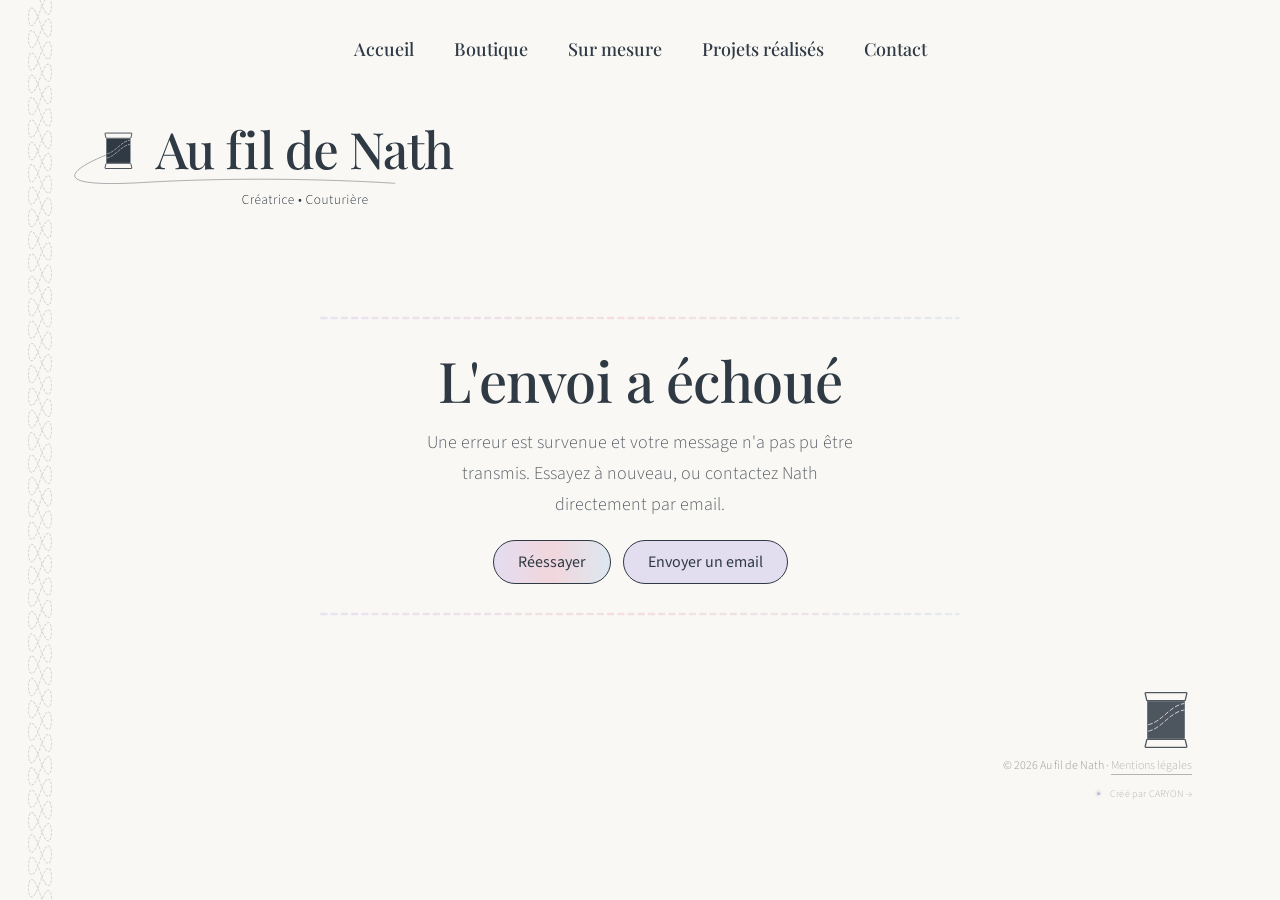
<file: echec.html>
<!DOCTYPE html>
<html lang="fr">
<head>
  <meta charset="UTF-8" />
  <meta name="viewport" content="width=device-width, initial-scale=1.0" />
  <title>L'envoi a échoué — Au fil de Nath</title>

  <link rel="preconnect" href="https://fonts.googleapis.com" />
  <link rel="preconnect" href="https://fonts.gstatic.com" crossorigin />
  <link href="https://fonts.googleapis.com/css2?family=Playfair+Display:wght@500;600&family=Source+Sans+3:wght@300;400;600&display=swap" rel="stylesheet" />

  <link rel="stylesheet" href="variables.css" />
  <link rel="stylesheet" href="header.css" />
  <link rel="stylesheet" href="sections.css" />

  <style>
    .status-wrap {
      display: flex;
      flex-direction: column;
      padding: 32px 0 64px;
      justify-content: center;
      gap: 28px;
    }

    .status-body {
      display: flex;
      flex-direction: column;
      align-items: center;
      justify-content: center;
      text-align: center;
      padding: 0 var(--page-padding-x);
      gap: 16px;
    }

    .status__title {
      font-family: var(--font-serif);
      font-size: clamp(32px, 5vw, 56px);
      font-weight: var(--weight-medium);
      color: var(--color-marine);
      margin: 0;
      letter-spacing: -0.5px;
      line-height: 1.15;
    }

    .status__text {
      font-family: var(--font-sans);
      font-size: 18px;
      font-weight: var(--weight-light);
      color: var(--color-marine);
      margin: 0;
      opacity: 0.8;
      max-width: 440px;
      line-height: 1.7;
    }

    .status__actions {
      display: flex;
      gap: 12px;
      flex-wrap: wrap;
      justify-content: center;
      margin-top: 4px;
    }

    .status-footer {
      display: flex;
      flex-direction: column;
      align-items: flex-end;
      padding: 12px var(--page-padding-x) 20px;
      gap: 8px;
    }

    .status-footer__logo img {
      width: 52px;
      height: auto;
      opacity: 0.85;
      display: block;
    }

    .status-footer__legal {
      font-family: var(--font-sans);
      font-size: 12px;
      font-weight: var(--weight-light);
      color: var(--color-marine);
      opacity: 0.5;
      text-align: right;
    }

    .status-footer__legal a {
      color: inherit;
      text-decoration: none;
      border-bottom: 0.5px solid currentColor;
      opacity: 0.7;
      transition: opacity 0.2s;
    }

    .status-footer__legal a:hover { opacity: 1; }

    .status-footer__caryon { margin-top: 4px; }
    .status-footer__caryon a {
      display: inline-flex; align-items: center; gap: 5px;
      text-decoration: none; color: var(--color-marine);
      font-family: var(--font-sans); font-size: 10px;
      font-weight: 300; letter-spacing: 0.3px; opacity: 0.35;
      transition: opacity 0.2s;
    }
    .status-footer__caryon a:hover { opacity: 0.65; }
    .status-footer__caryon img { display: block; width: 13px; height: 13px; object-fit: contain; }

    @media (max-width: 768px) {
      .status__text { font-size: 16px; }
      .status-footer { align-items: center; text-align: center; }
      .status-footer__legal { text-align: center; }
    }
  </style>
</head>

<body class="page-wrapper">

  <!-- ── HEADER ──────────────────────────────────────────── -->
  <header class="site-header site-header--inner" id="site-header">
    <div class="site-header__nav-bar">
      <div class="site-header__inner">
        <a href="index.html" class="site-header__logo-sticky" aria-label="Au fil de Nath — Accueil">
          <img src="assets/logo%20sans%20fond.svg" alt="Au fil de Nath" width="220" height="80" />
        </a>
        <nav class="site-header__nav" aria-label="Navigation principale">
          <ul class="site-header__nav-list">
            <li><a href="index.html" class="site-header__nav-link">Accueil</a></li>
            <li><a href="boutique.html" class="site-header__nav-link">Boutique</a></li>
            <li><a href="parler-de-mon-projet.html" class="site-header__nav-link">Sur mesure</a></li>
            <li><a href="index.html#realisations" class="site-header__nav-link">Projets réalisés</a></li>
            <li><a href="index.html#contact" class="site-header__nav-link">Contact</a></li>
          </ul>
        </nav>
        <a href="parler-de-mon-projet.html" class="btn btn--gradient site-header__cta-sticky">Parler de mon projet</a>
        <button class="site-header__hamburger" aria-label="Ouvrir le menu" aria-expanded="false" aria-controls="mobile-menu">
          <span></span><span></span><span></span>
        </button>
      </div>
    </div>

    <div class="site-header__logo-block">
      <div class="site-header__inner">
        <a href="index.html" class="site-header__logo-hero" aria-label="Au fil de Nath — Accueil">
          <img src="assets/logo%20sans%20fond.svg" alt="Au fil de Nath" width="380" height="138" />
        </a>
      </div>
    </div>

    <div class="site-header__mobile-menu" id="mobile-menu" aria-hidden="true">
      <hr class="site-header__mobile-menu__sep" aria-hidden="true" />
      <div class="site-header__mobile-menu__inner">
        <nav aria-label="Menu mobile">
          <ul>
            <li><a href="index.html">Accueil</a></li>
            <li><a href="boutique.html">Boutique</a></li>
            <li><a href="parler-de-mon-projet.html">Sur mesure</a></li>
            <li><a href="index.html#realisations">Projets réalisés</a></li>
            <li><a href="index.html#contact">Contact</a></li>
          </ul>
        </nav>
        <a href="parler-de-mon-projet.html" class="btn btn--gradient">Parler de mon projet</a>
        <p class="site-header__mobile-menu__tagline">Chaque projet est étudié avec attention<br />Les délais et tarifs sont définis ensemble.</p>
      </div>
      <hr class="site-header__mobile-menu__sep site-header__mobile-menu__sep--bottom" aria-hidden="true" />
    </div>
  </header>


  <!-- ── CONTENU ──────────────────────────────────────────── -->
  <main>
    <div class="status-wrap">

      <img class="section-separator" src="assets/S%C3%A9parateur%20final.svg" alt="" aria-hidden="true"
           style="margin-top: 0;" />

      <div class="status-body">
        <h1 class="status__title">L'envoi a échoué</h1>
        <p class="status__text">Une erreur est survenue et votre message n'a pas pu être transmis. Essayez à nouveau, ou contactez Nath directement par email.</p>
        <div class="status__actions">
          <a href="javascript:history.back()" class="btn btn--gradient">Réessayer</a>
          <a href="mailto:contact@aufildenath.fr" class="btn btn--outline">Envoyer un email</a>
        </div>
      </div>

      <img class="section-separator" src="assets/S%C3%A9parateur%20final.svg" alt="" aria-hidden="true"
           style="margin-bottom: 0;" />

    </div>
  </main>


  <!-- ── PIED DE PAGE MINIMAL ────────────────────────────── -->
  <footer class="status-footer" role="contentinfo">
    <a href="index.html" class="status-footer__logo" aria-label="Au fil de Nath — Accueil">
      <img src="assets/logo%20seul%20final.svg" alt="Au fil de Nath" />
    </a>
    <div class="status-footer__legal">
      © <span data-footer-year>2026</span> Au fil de Nath
      · <a href="mentions-legales.html">Mentions légales</a>
    </div>
    <div class="status-footer__caryon">
      <a href="https://caryonstudio.fr" target="_blank" rel="noopener">
        <img src="assets/caryon-logo.svg" alt="" aria-hidden="true" />
        Créé par CARYON →
      </a>
    </div>
  </footer>

  <script src="header.js"></script>
  <script>
    const el = document.querySelector('[data-footer-year]');
    if (el) el.textContent = new Date().getFullYear();
  </script>
</body>
</html>
</file>
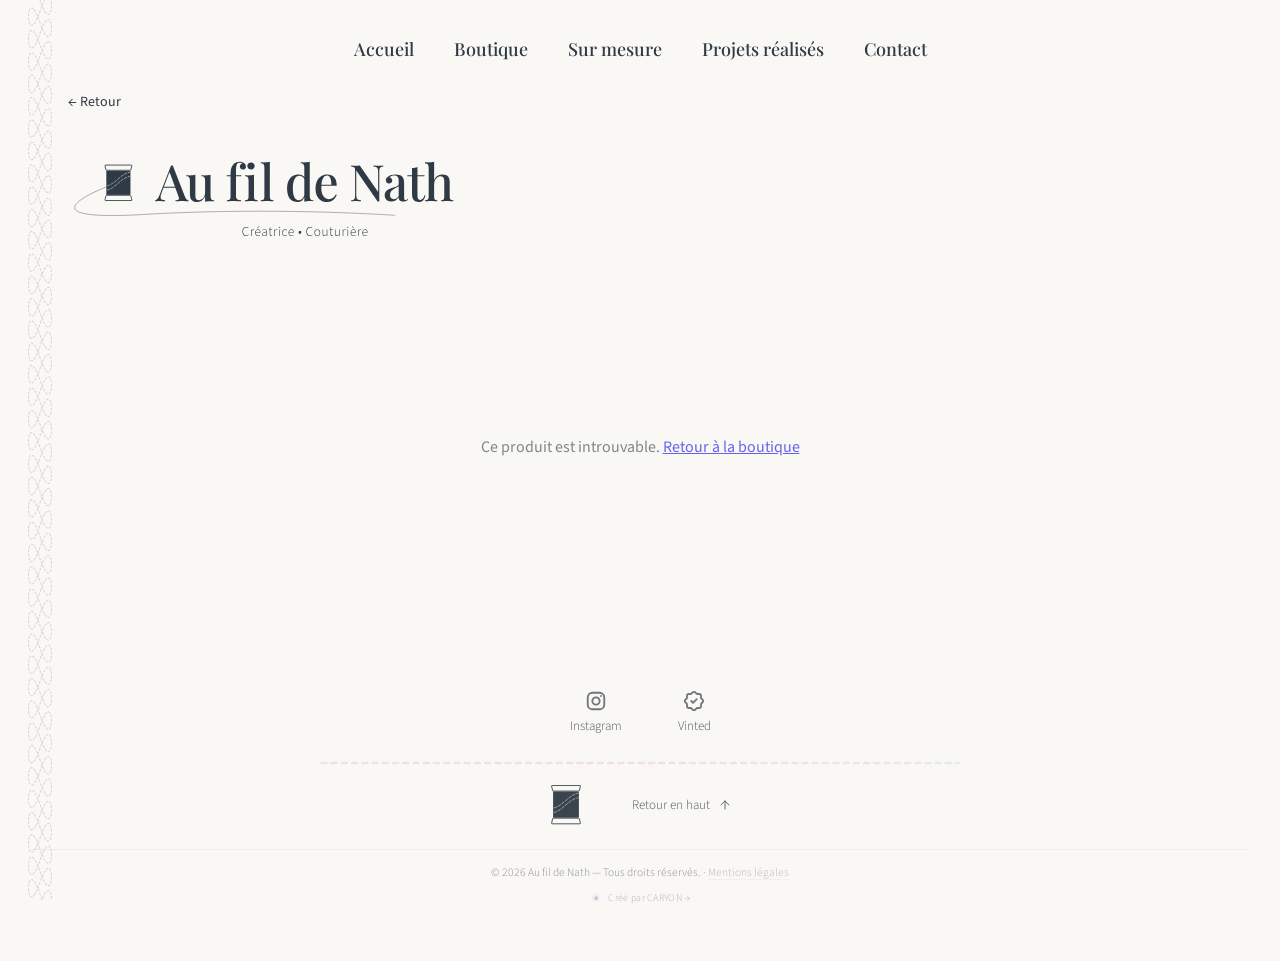
<file: fiche-produit.html>
<!DOCTYPE html>
<html lang="fr">
<head>
  <meta charset="UTF-8" />
  <meta name="viewport" content="width=device-width, initial-scale=1.0" />
  <title>Fiche produit — Au fil de Nath</title>
  <meta name="description" content="Création artisanale cousue main, personnalisable sur demande." />

  <link rel="preconnect" href="https://fonts.googleapis.com" />
  <link rel="preconnect" href="https://fonts.gstatic.com" crossorigin />
  <link href="https://fonts.googleapis.com/css2?family=Playfair+Display:wght@500;600&family=Source+Sans+3:wght@300;400;600&display=swap" rel="stylesheet" />

  <link rel="stylesheet" href="variables.css" />
  <link rel="stylesheet" href="header.css" />
  <link rel="stylesheet" href="sections.css" />
  <link rel="stylesheet" href="pages.css" />

  <style>
    /* ── Indicateur délai fabrication ── */
    .product__delai {
      display: flex;
      align-items: flex-start;
      gap: 10px;
      margin: 0 0 28px;
      font-family: var(--font-sans);
      font-size: 13px;
      font-weight: var(--weight-light);
      color: var(--color-marine);
      line-height: 1.55;
      opacity: 0.85;
    }
    .product__delai svg {
      flex-shrink: 0;
      margin-top: 1px;
    }

    /* ── Les petits plus ── */
    .product__features {
      margin: 4px 0 24px;
    }
    .product__features-title {
      font-family: var(--font-serif);
      font-size: 16px;
      font-weight: var(--weight-medium);
      color: var(--color-marine);
      margin: 0 0 10px;
    }
    .product__features-list {
      list-style: none;
      padding: 0;
      margin: 0;
      display: flex;
      flex-direction: column;
      gap: 6px;
    }
    .product__features-list li {
      font-family: var(--font-sans);
      font-size: 13px;
      font-weight: var(--weight-light);
      color: var(--color-marine);
      line-height: 1.5;
      padding-left: 16px;
      position: relative;
    }
    .product__features-list li::before {
      content: '✦';
      position: absolute;
      left: 0;
      font-size: 8px;
      top: 3px;
      opacity: 0.5;
    }

    /* ── Warning sécurité ── */
    .product__warning {
      display: flex;
      align-items: flex-start;
      gap: 10px;
      margin: -12px 0 20px;
      font-family: var(--font-sans);
      font-size: 13px;
      font-weight: var(--weight-light);
      color: var(--color-marine);
      line-height: 1.55;
      opacity: 0.75;
    }
    .product__warning svg {
      flex-shrink: 0;
      margin-top: 1px;
    }

    /* ── Section process commande ── */
    .product-process {
      margin: 40px 0 0;
      padding: 32px 0 0;
      border-top: 0.5px solid rgba(47, 58, 68, 0.15);
    }
    .product-process__title {
      font-family: var(--font-serif);
      font-size: 22px;
      font-weight: var(--weight-medium);
      color: var(--color-marine);
      margin: 0 0 20px;
      letter-spacing: -0.3px;
    }
    .product-process__steps {
      display: grid;
      grid-template-columns: repeat(4, 1fr);
      gap: 20px;
      list-style: none;
      margin: 0;
      padding: 0;
    }
    .process-step__number {
      font-family: var(--font-serif);
      font-size: 24px;
      font-weight: var(--weight-medium);
      color: var(--color-marine);
      opacity: 0.18;
      line-height: 1;
      margin: 0 0 6px;
    }
    .process-step__text {
      font-family: var(--font-sans);
      font-size: 14px;
      font-weight: var(--weight-light);
      color: var(--color-marine);
      line-height: 1.65;
      margin: 0;
    }

    /* ── Section tail CTA ── */
    .product-tail {
      margin: 40px 0 0;
      padding: 36px;
      border: 0.5px solid rgba(47, 58, 68, 0.18);
      border-radius: var(--radius-card);
      background: rgba(227, 221, 240, 0.12);
      display: flex;
      flex-direction: column;
      align-items: center;
      text-align: center;
      gap: 20px;
    }
    .product-tail__text {
      flex: 1;
    }
    .product-tail__title {
      font-family: var(--font-serif);
      font-size: 22px;
      font-weight: var(--weight-medium);
      color: var(--color-marine);
      margin: 0 0 8px;
      letter-spacing: -0.2px;
    }
    .product-tail__desc {
      font-family: var(--font-sans);
      font-size: 14px;
      font-weight: var(--weight-light);
      color: var(--color-marine);
      line-height: 1.65;
      margin: 0;
      opacity: 0.8;
    }

    /* ── Responsive ── */
    @media (max-width: 1024px) {
      .product-process__steps { grid-template-columns: repeat(2, 1fr); gap: 20px; }
    }
    @media (max-width: 768px) {
      .product__detail { padding: 0 4px; }
      .product-process { margin: 28px 0 0; padding: 24px 0 0; }
      .product-process__title { font-size: 18px; margin-bottom: 14px; }
      .product-process__steps { grid-template-columns: 1fr; gap: 14px; }
      .product-tail { padding: 24px 20px; gap: 16px; }
      .product-tail__title { font-size: 18px; }
    }
  </style>
</head>

<body class="page-wrapper">

  <!-- ── HEADER ──────────────────────────────────────────── -->
  <header class="site-header site-header--inner" id="site-header">
    <div class="site-header__nav-bar">
      <div class="site-header__inner">
        <a href="index.html" class="site-header__logo-sticky" aria-label="Au fil de Nath — Accueil">
          <img src="assets/logo%20sans%20fond.svg" alt="Au fil de Nath" width="220" height="80" />
        </a>
        <nav class="site-header__nav" aria-label="Navigation principale">
          <ul class="site-header__nav-list">
            <li><a href="index.html" class="site-header__nav-link">Accueil</a></li>
            <li><a href="boutique.html" class="site-header__nav-link">Boutique</a></li>
            <li><a href="parler-de-mon-projet.html" class="site-header__nav-link">Sur mesure</a></li>
            <li><a href="index.html#realisations" class="site-header__nav-link">Projets réalisés</a></li>
            <li><a href="index.html#contact" class="site-header__nav-link">Contact</a></li>
          </ul>
        </nav>
        <a href="parler-de-mon-projet.html" class="btn btn--gradient site-header__cta-sticky">Parler de mon projet</a>
        <button class="site-header__hamburger" aria-label="Ouvrir le menu" aria-expanded="false" aria-controls="mobile-menu">
          <span></span><span></span><span></span>
        </button>
      </div>
    </div>

    <div class="site-header__logo-block">
      <div class="site-header__inner">
        <a href="#" id="back-btn" class="back-link">← Retour</a>
        <a href="index.html" class="site-header__logo-hero" aria-label="Au fil de Nath — Accueil">
          <img src="assets/logo%20sans%20fond.svg" alt="Au fil de Nath" width="380" height="138" />
        </a>
      </div>
    </div>

    <div class="site-header__mobile-menu" id="mobile-menu" aria-hidden="true">
      <hr class="site-header__mobile-menu__sep" aria-hidden="true" />
      <div class="site-header__mobile-menu__inner">
        <nav aria-label="Menu mobile">
          <ul>
            <li><a href="index.html">Accueil</a></li>
            <li><a href="boutique.html">Boutique</a></li>
            <li><a href="parler-de-mon-projet.html">Sur mesure</a></li>
            <li><a href="index.html#realisations">Projets réalisés</a></li>
            <li><a href="index.html#contact">Contact</a></li>
          </ul>
        </nav>
        <a href="parler-de-mon-projet.html" class="btn btn--gradient">Parler de mon projet</a>
        <p class="site-header__mobile-menu__tagline">
          Chaque projet est étudié avec attention<br />
          Les délais et tarifs sont définis ensemble.
        </p>
      </div>
      <hr class="site-header__mobile-menu__sep site-header__mobile-menu__sep--bottom" aria-hidden="true" />
    </div>
  </header>


  <!-- ── CONTENU (rendu par JS) ──────────────────────────── -->
  <main>
    <section class="page">
      <div class="page__inner" id="product-root">
        <!-- Rempli dynamiquement par products.js + fiche-produit.js -->
      </div>
    </section>
  </main>


  <!-- ── FOOTER ─────────────────────────────────────────── -->
  <footer class="site-footer" role="contentinfo">
    <div class="site-footer__inner">
      <div class="site-footer__social" aria-label="Retrouvez Au fil de Nath sur les réseaux">
        <a href="https://www.instagram.com/au_fil_de_nath/" target="_blank" rel="noopener">
          <img src="assets/logo%20insta.svg" alt="" aria-hidden="true" />
          <span class="site-footer__social-label">Instagram</span>
        </a>
        <a href="https://www.vinted.fr/member/133558715-aufilsdenath?utm_source=ig&utm_medium=social&utm_content=link_in_bio&fbclid=PAZXh0bgNhZW0CMTEAc3J0YwZhcHBfaWQPOTM2NjE5NzQzMzkyNDU5AAGnB0zWrY0VCp5iScxJnM4wXbTlK7Rzn_t2t8GuV2q97yDfnE0mERHfE2xr-8g_aem_fn0HZ6scnlGo0cQ_6BgeYw" target="_blank" rel="noopener">
          <img src="assets/Check%20vinted.svg" alt="" aria-hidden="true" />
          <span class="site-footer__social-label">Vinted</span>
        </a>
      </div>
      <img class="site-footer__separator" src="assets/S%C3%A9parateur%20final.svg" alt="" aria-hidden="true" />
      <div class="site-footer__bottom-row">
        <a href="index.html" class="site-footer__logo" aria-label="Au fil de Nath — Accueil">
          <img src="assets/logo%20seul%20final.svg" alt="Au fil de Nath" />
        </a>
        <button type="button" class="site-footer__top-link" data-back-to-top aria-label="Retour en haut de la page">
          Retour en haut
          <svg viewBox="0 0 24 24" fill="none" stroke="currentColor" stroke-width="1.5" stroke-linecap="round" stroke-linejoin="round" aria-hidden="true"><path d="M12 19V5M5 12l7-7 7 7"/></svg>
        </button>
      </div>
      <div class="site-footer__bottom">
        © <span data-footer-year>2026</span> Au fil de Nath — Tous droits réservés.
        · <a href="mentions-legales.html" class="site-footer__legal-link">Mentions légales</a>
      </div>

      <!-- 5) Mention créateur -->
      <div class="site-footer__caryon">
        <a href="https://caryonstudio.fr" target="_blank" rel="noopener" class="site-footer__caryon-link">
          <img src="assets/caryon-logo.svg" alt="" aria-hidden="true" />
          Créé par CARYON →
        </a>
      </div>

    </div>
  </footer>

  <script>
/* ============================================================
   AU FIL DE NATH — Données produits
   Utilisé par fiche-produit.html et formulaire-produit.html
   ============================================================ */

/* Dossier photo principal */
const P = 'Pages%20figma/fiches%20et%20formulaires%20produits/photos%20produits/';

const PRODUCTS = [

  /* ── Univers bébé ─────────────────────────────────────── */

  {
    slug: 'turbulette',
    name: 'Turbulette personnalisable',
    category: 'bebe',
    price: '30',
    sizes: '0–18 mois',
    photos: [
      P + 'Turbulette%201.webp',
      P + 'turbulette%20brod%C3%A9e%202%201.webp',
      P + 'turbulette.webp',
      P + 'turbulette.webp',
      P + 'turbulette%20brod%C3%A9e%203.webp',
      P + 'turbulette%20brod%C3%A9e.webp',
    ],
    description: [
      'Une pièce douce et rassurante pour accompagner les premiers sommeils. Réalisée en coton OEKO-TEX, cousue main avec attention.',
      'Le prix final dépend des options choisies (tissu, broderie, taille, pochon…)',
      'Disponible en plusieurs tailles, la turbulette est confectionnée à la main pour s\'adapter aux saisons et aux besoins de bébé.',
      'Selon le modèle choisi, elle peut être réalisée :\n— en coton ou en double gaze pour l\'été\n— en molleton\n— avec une polaire appliquée à l\'intérieur pour plus de chaleur',
      'Adaptée à la saison et confectionnée pour le confort et la sécurité de bébé.',
    ],
    delai: 'Environ 7 à 10 jours ouvrés, selon les options et la charge de travail.',
    options: [
      {
        title: 'Broderie prénom',
        items: ['1 € / lettre (1–3 cm)', '1,50 € / lettre (3–6 cm)', '2 € / lettre (6–10 cm)'],
      },
      {
        title: 'Broderie motif',
        items: ['Petit (3 €)', 'Moyen (10 €)', 'Grand (15 €)'],
      },
      {
        title: 'Tailles disponibles',
        items: ['0/3 mois (50 cm) — 30 €', '3/6 mois (60 cm) — 35 €', '6/12 mois (75 cm) — 40 €', '12/18 mois (85 cm) — 45 €'],
      },
    ],
    reassurance: 'Motifs proposés selon disponibilités et saison.',
  },

  {
    slug: 'babynest',
    name: 'Babynest personnalisable',
    category: 'bebe',
    price: '60',
    sizes: null,
    photos: [
      P + '569387996_17974343630946309_5089851895889682679_n.%201.webp',
      P + '552785966_17970778961946309_8562487617140048474_n.%201.webp',
      P + 'Babynest%20%282%29.webp',
      P + 'Babynest%20%283%29.webp',
      P + 'Babynest%20%284%29.webp',
      P + 'Babynest.webp',
    ],
    description: [
      'Un cocon doux et couvrant pour envelopper bébé et lui assurer la sécurité des premiers jours.',
      'Le prix final dépend des options choisies (tissu, broderie, motifs, pochon…)',
      'Le babynest est confectionné avec un tissu cocon qui crée un espace sécurisant et libère les bras. Chaque pièce est réalisée à la commande avec la possibilité d\'ajouter une pochette intérieure amovible.',
      'Fermeture sécurisée et fixations originales. Modèle bébé uniquement.',
    ],
    delai: 'Environ 7 à 10 jours ouvrés, selon les options et la charge de travail.',
    warning: 'Le babynest doit toujours être utilisé sous surveillance d\'un adulte.',
    options: [
      {
        title: 'Broderie prénom',
        items: ['1 € / lettre (1–3 cm)', '1,50 € / lettre (3–6 cm)', '2 € / lettre (6–10 cm)'],
      },
      {
        title: 'Taille du motif',
        items: ['Petit (3 €)', 'Moyen (10 €)', 'Grand (15 €)'],
      },
    ],
  },

  {
    slug: 'sac-a-dos-creche',
    name: 'Sac à dos crèche / maternelle personnalisable',
    category: 'bebe',
    price: '30',
    sizes: null,
    photos: [
      P + 'sac%20%C3%A0%20dos%20cr%C3%A8che%206.webp',
      P + 'sac%20%C3%A0%20dos%20cr%C3%A8che%202%201.webp',
      P + 'sac%20%C3%A0%20dos%20cr%C3%A8che%203%201.webp',
      P + 'sac%20%C3%A0%20dos%20cr%C3%A8che%205%201.webp',
      P + 'sac%20%C3%A0%20dos%20cr%C3%A8che%204.webp',
    ],
    description: [
      'Un petit sac pratique et personnalisable pour accompagner votre enfant à la crèche ou à la maternelle.',
      'Personnalisation possible selon vos choix.',
      'Confectionné avec soin, ce sac à dos idéal pour transporter doudou, goûter ou petit change au quotidien.',
      'Léger et adapté aux petites épaules, il accompagne les premiers jours et se confectionne à la main pour s\'adapter à votre enfant.',
      'Chaque modèle est réalisé à la commande et peut être personnalisé avec un prénom ou un motif pour le rendre encore plus unique.',
      'Taille adaptée aux tout-petits, pensé pour être pratique et résistant au quotidien.',
      'Fermeture sécurisée et finitions soignées. Modèle bébé unique.',
    ],
    delai: 'Environ 7 à 10 jours ouvrés, selon les options et la charge de travail.',
    options: [
      {
        title: 'Broderie prénom',
        items: ['1 € / lettre (1–3 cm)', '1,50 € / lettre (3–6 cm)', '2 € / lettre (6–10 cm)'],
      },
      {
        title: 'Broderie motif',
        items: ['Petit (3 €)', 'Moyen (10 €)', 'Grand (15 €)'],
      },
    ],
  },

  {
    slug: 'protege-carnet-sante',
    name: 'Protège carnet de santé personnalisable',
    category: 'bebe',
    price: '20',
    sizes: null,
    photos: [
      P + '574750256_17975969078946309_2476281317568177951_n.%201.webp',
      P + '586669161_17977583036946309_1278746929384982568_n.%201.webp',
      P + 'carnet%20de%20sant%C3%A9.webp',
      P + 'carnet%20de%20sant%C3%A9%20(2).webp',
      P + 'Prot%C3%A8ge%20carnet%20de%20sant%C3%A9%20(1).webp',
      P + 'Prot%C3%A8ge%20carnet%20de%20sant%C3%A9%20(2).webp',
    ],
    description: [
      'Un protège carnet de santé en tissu, cousu main et entièrement personnalisable.',
      'Personnalisation possible selon vos choix.',
      'Pour garder les précieux souvenirs de bébé en beauté tout en protégeant son carnet de santé.',
      'Réalisé à la commande selon vos couleurs et préférences. Possible avec broderie prénom ou motif.',
    ],
    delai: 'Environ 5 à 7 jours ouvrés, selon les options et la charge de travail.',
    options: [
      {
        title: 'Broderie prénom',
        items: ['1 € / lettre (1–3 cm)', '1,50 € / lettre (3–6 cm)', '2 € / lettre (6–10 cm)'],
      },
      {
        title: 'Broderie motif',
        items: ['Petit (3 €)', 'Moyen (10 €)', 'Grand (15 €)'],
      },
    ],
  },

  {
    slug: 'doudou-lapin',
    name: 'Doudou Lapin personnalisable',
    category: 'bebe',
    price: '10',
    priceNote: 'Doudou + pochette : 25 € · Doudou seul : 20 € · Pochette seule : 10 €',
    sizes: null,
    photos: [
      {src: P + 'Doudou%20lapin%201.webp', pos: 'top'},
      P + 'Doudou%20lapin%202.webp',
      P + 'Doudou%20lapin%20%283%29.webp',
      P + 'Doudou%20lapin%20%285%29.webp',
      P + 'Doudou%20lapin%20%2812%29.webp',
    ],
    description: [
      'Un doudou tout doux, cousu main, pour accompagner bébé dans ses premiers moments.',
      'Disponible seul ou avec sa pochette assortie : doudou + pochette 25 €, doudou seul 20 €, pochette seule 10 €.',
      'Personnalisation possible selon vos choix.',
      'Réalisé en tissu doux et résistant, il est conçu pour durer et devenir le compagnon préféré de bébé.',
      'Personnalisable avec le prénom de bébé brodé ou un petit motif de votre choix.',
    ],
    delai: 'Environ 5 à 7 jours ouvrés, selon les options et la charge de travail.',
    options: [
      {
        title: 'Broderie prénom',
        items: ['1 € / lettre (1–3 cm)', '1,50 € / lettre (3–6 cm)', '2 € / lettre (6–10 cm)'],
      },
      {
        title: 'Broderie motif',
        items: ['Petit (3 €)', 'Moyen (10 €)', 'Grand (15 €)'],
      },
    ],
  },

  {
    slug: 'pochette-a-doudou',
    name: 'Pochette à doudou personnalisable',
    category: 'bebe',
    price: '10',
    sizes: null,
    photos: [], /* Pas de photo disponible pour le moment */
    description: [
      'Une petite pochette pratique pour protéger et transporter le doudou préféré.',
      'Personnalisation possible selon vos choix.',
      'Idéale pour la crèche, l\'école ou les sorties, cette pochette permet de garder le doudou propre et à portée de main.',
      'Légère et facile à glisser dans un sac, elle accompagne votre enfant au quotidien. Chaque modèle est confectionné à la commande et peut être personnalisé avec un prénom ou un motif pour le rendre encore plus unique.',
      'Idéal pour garder le doudou propre et toujours à portée de main.',
      'Finitions soignées.',
    ],
    delai: 'Environ 3 à 5 jours ouvrés, selon les options et la charge de travail.',
    reassurance: 'Pratique pour la crèche et idéale pour toute la famille.',
    options: [
      {
        title: 'Broderie prénom',
        items: ['1 € / lettre (1–3 cm)', '1,50 € / lettre (3–6 cm)', '2 € / lettre (6–10 cm)'],
      },
      {
        title: 'Broderie motif',
        items: ['Petit (3 €)', 'Moyen (10 €)', 'Grand (15 €)'],
      },
    ],
  },

  /* ── Accessoires ──────────────────────────────────────── */

  {
    slug: 'pochette-cotons-lavables',
    name: 'Pochette + cotons lavables',
    category: 'accessoires',
    price: '15',
    sizes: null,
    photos: [
      P + 'Pochette%20%2B%20coton%209%201.webp',
      P + 'Pochette%20%2B%20coton%201%201.webp',
      P + 'Pochette%20%2B%20coton%205%201.webp',
      P + 'Pochette%20%2B%20coton%206%201.webp',
      P + 'Pochette%20%2B%20coton%204.webp',
    ],
    description: [
      'Une pochette zippée accompagnée de ses cotons lavables, pour une routine beauté zéro déchet.',
      'Personnalisation possible selon vos choix.',
      'Confectionnée en tissu imperméable à l\'intérieur et en tissu décoratif à l\'extérieur. Les cotons sont en éponge de bambou, doux et lavables en machine.',
    ],
    delai: 'Environ 3 à 5 jours ouvrés, selon les options et la charge de travail.',
    options: [
      {
        title: 'Broderie prénom',
        items: ['1 € / lettre (1–3 cm)', '1,50 € / lettre (3–6 cm)', '2 € / lettre (6–10 cm)'],
      },
      {
        title: 'Broderie motif',
        items: ['Petit (3 €)', 'Moyen (10 €)', 'Grand (15 €)'],
      },
    ],
  },

  {
    slug: 'serviette-de-tete',
    name: 'Serviette de tête personnalisable',
    category: 'accessoires',
    price: '18',
    sizes: null,
    photos: [
      P + 'Serviette%20de%20t%C3%AAte.webp',
      P + 'Serviette%20de%20t%C3%AAte%201.webp',
      P + 'Serviette%20de%20t%C3%AAte%202.webp',
      P + 'serviette%20de%20t%C3%AAte%20(1).webp',
      P + 'serviette%20de%20t%C3%AAte%20(2).webp',
    ],
    description: [
      'Une serviette de tête en tissu éponge, douce et absorbante, personnalisable selon vos envies.',
      'Pratique pour la sortie du bain, le sport ou la plage. Réalisée à la commande avec broderie possible.',
    ],
    delai: 'Environ 3 à 5 jours ouvrés, selon les options et la charge de travail.',
    options: [
      {
        title: 'Broderie prénom',
        items: ['1 € / lettre (1–3 cm)', '1,50 € / lettre (3–6 cm)', '2 € / lettre (6–10 cm)'],
      },
      {
        title: 'Broderie motif',
        items: ['Petit (3 €)', 'Moyen (10 €)', 'Grand (15 €)'],
      },
    ],
  },

  {
    slug: 'pochette-soignante',
    name: 'Pochette soignant',
    category: 'accessoires',
    price: '12',
    sizes: null,
    photos: [
      P + '552950121_17970917090946309_2205476163409626417_n.%201.webp',
      P + 'Pochette%20pour%20soignants%203%201.webp',
      P + 'Pochette%20pour%20soignants%204%201.webp',
      P + 'Pochette%20pour%20soignants%205%201.webp',
      P + 'Pochette%20infiermiere%206.webp',
      P + 'Pochette%20infiermiere%2011.webp',
    ],
    description: [
      'Une pochette pratique et élégante, pensée pour les soignants et toutes celles qui ont besoin d\'un rangement rapide et accessible.',
      'Personnalisation possible selon vos choix.',
      'Réalisée en tissu résistant et facile à nettoyer. Personnalisable avec un prénom ou un motif.',
    ],
    delai: 'Environ 3 à 5 jours ouvrés, selon les options et la charge de travail.',
    options: [
      {
        title: 'Broderie prénom',
        items: ['1 € / lettre (1–3 cm)', '1,50 € / lettre (3–6 cm)', '2 € / lettre (6–10 cm)'],
      },
      {
        title: 'Broderie motif',
        items: ['Petit (3 €)', 'Moyen (10 €)', 'Grand (15 €)'],
      },
    ],
  },

  {
    slug: 'trousse-agenda',
    name: 'Trousse agenda personnalisable',
    category: 'accessoires',
    price: '10',
    sizes: null,
    photos: [
      P + 'Trousse%20agenda%20%281%29.webp',
      P + 'Trousse%20agenda%201.webp',
      P + 'Trousse%20agenda%20%288%29.webp',
      P + 'Trousse%20agenda%20%285%29.webp',
    ],
    description: [
      'Une trousse fine et élégante, pensée pour glisser stylos, crayons et petits accessoires dans votre agenda ou sac.',
      'Personnalisation possible selon vos choix.',
      'Réalisée en tissu décoratif, fermeture zippée, personnalisable selon vos couleurs et envies.',
    ],
    delai: 'Environ 3 à 5 jours ouvrés, selon les options et la charge de travail.',
    options: [
      {
        title: 'Broderie prénom',
        items: ['1 € / lettre (1–3 cm)', '1,50 € / lettre (3–6 cm)', '2 € / lettre (6–10 cm)'],
      },
      {
        title: 'Broderie motif',
        items: ['Petit (3 €)', 'Moyen (10 €)', 'Grand (15 €)'],
      },
    ],
  },

  {
    slug: 'marque-page',
    name: 'Marque-page personnalisable',
    category: 'accessoires',
    price: '5',
    priceNote: 'Marque-page tissu : 5 € · Marque-page magnétique : 8 €',
    sizes: null,
    photos: [
      P + 'Marque%20page%203%201.webp',
      P + 'Marque%20page%201%201.webp',
      P + 'Marque%20page%20(1).webp',
      P + 'Marque%20page%20(3).webp',
    ],
    description: [
      'Une touche douce et élégante pour accompagner vos lectures.',
      'Personnalisation possible selon vos choix.',
      'Un marque-page en tissu cousu main, pour les amoureux des livres. Simple, original et pratique.',
      'Personnalisable avec un prénom brodé ou un petit motif. Idéal en cadeau.',
      'Idéal pour la crèche et idéale pour toutes les grandes lectrices.',
    ],
    delai: 'Environ 7 à 10 jours ouvrés, selon les options et la charge de travail.',
    options: [
      {
        title: 'Broderie prénom',
        items: ['1 € / lettre (1–3 cm)', '1,50 € / lettre (3–6 cm)', '2 € / lettre (6–10 cm)'],
      },
      {
        title: 'Broderie motif',
        items: ['Petit (3 €)', 'Moyen (10 €)', 'Grand (15 €)'],
      },
    ],
  },

  {
    slug: 'essuie-tout-lavable',
    name: 'Essuie-tout lavable — 8 feuilles',
    category: 'accessoires',
    price: '25',
    sizes: null,
    photos: [
      P + 'Essuie%20tout%20(3).webp',
      P + 'Essuie%20tout%20(1).webp',
      P + 'Essuie%20tout%20(2).webp',
      P + 'Essuie%20tout%20(4).webp',
      {src: P + 'Essuie%20tout%20(5).webp', pos: 'top'},
      P + 'Essuie%20tout%20(6).webp',
    ],
    description: [
      'Un lot de 8 feuilles d\'essuie-tout lavables en tissu, pour remplacer le papier au quotidien.',
      'En tissu éponge d\'un côté, tissu imprimé de l\'autre. Lavable en machine à 60°C. Vendus avec une pochette de rangement.',
    ],
    delai: 'Environ 5 à 7 jours ouvrés, selon la charge de travail.',
    options: [
      {
        title: 'Broderie motif (pochette)',
        items: ['Petit (3 €)', 'Moyen (10 €)'],
      },
    ],
  },

  /* ── Sacs & maroquinerie ──────────────────────────────── */

  {
    slug: 'sac-weekend',
    name: 'Sac Weekend personnalisable',
    category: 'sacs',
    price: '35',
    sizes: null,
    photos: [
      P + 'georges%205%201.webp',
      P + 'georges%203%201.webp',
      P + 'georges%204%201.webp',
      P + 'georges%202%201.webp',
    ],
    description: [
      'Le sac Georges : un sac cabas élégant et pratique, cousu main dans un tissu robuste.',
      'Il permet de garder l\'essentiel à portée de main tout en restant sobre et élégant.',
      'Elle est personnalisable à la commande et peut être entièrement adaptée selon vos envies (tissu, couleurs, broderie).',
    ],
    delai: 'Environ 7 à 10 jours ouvrés, selon les options et la charge de travail.',
    options: [
      {
        title: 'Broderie prénom',
        items: ['1 € / lettre (1–3 cm)', '1,50 € / lettre (3–6 cm)', '2 € / lettre (6–10 cm)'],
      },
      {
        title: 'Broderie motif',
        items: ['Petit (3 €)', 'Moyen (10 €)', 'Grand (15 €)'],
      },
    ],
  },

  {
    slug: 'banane',
    name: 'Banane personnalisable',
    category: 'sacs',
    price: '19',
    priceNote: 'Mini banane : 19 € · Banane classique : 29 € · Banane rectangulaire : 29 €',
    sizes: null,
    photos: [
      P + 'Bananes%20livr%C3%A9es%20pour%20No%C3%ABl%20%F0%9F%8E%85%201.webp',
      P + 'Banane%202%201.webp',
      P + 'Bananes%20livr%C3%A9es%20pour%20No%C3%ABl%20%F0%9F%8E%85%20%284%29%201.webp',
      P + 'Sac%20banane%201.webp',
      {src: P + 'Banane%20(1).webp', pos: 'top'},
      {src: P + 'Banane%20(6).webp', pos: 'bottom'},
    ],
    description: [
      'La banane en tissu : la sacoche en bandoulière à la fois tendance et pratique à porter en toute liberté.',
      'À partir de 29 € — et +5 € avec une poche zippée supplémentaire.',
      'Pratique et moderne, la banane se porte en bandoulière ou à la taille. Elle est munie d\'une poche principale zippée pour garder vos affaires en sécurité tout en restant proche de votre corps.',
      'Élégante et compacte, la commande est entièrement adaptée à votre projet et peut être entièrement personnalisée par broderie.',
      'Pratique, confortable et adaptée à une usage quotidien.',
    ],
    delai: 'Environ 7 à 10 jours ouvrés, selon les options et la charge de travail.',
    options: [
      {
        title: 'Broderie prénom',
        items: ['1 € / lettre (1–3 cm)', '1,50 € / lettre (3–6 cm)', '2 € / lettre (6–10 cm)'],
      },
      {
        title: 'Broderie motif',
        items: ['Petit (3 €)', 'Moyen (10 €)', 'Grand (15 €)'],
      },
    ],
  },

  {
    slug: 'housse-pc',
    name: 'Housse pour PC personnalisable',
    category: 'sacs',
    price: '30',
    sizes: null,
    photos: [
      P + 'ordi%204.webp',
      P + 'ordi%202%201.webp',
      P + 'ordi%203%201.webp',
    ],
    description: [
      'Une housse pour ordinateur portable, cousue main dans un tissu rembourré pour protéger votre matériel.',
      'Disponible pour différentes tailles d\'ordinateur. Personnalisable selon vos couleurs et envies.',
    ],
    delai: 'Environ 7 à 10 jours ouvrés, selon les options et la charge de travail.',
    options: [
      {
        title: 'Broderie prénom',
        items: ['1 € / lettre (1–3 cm)', '1,50 € / lettre (3–6 cm)', '2 € / lettre (6–10 cm)'],
      },
      {
        title: 'Broderie motif',
        items: ['Petit (3 €)', 'Moyen (10 €)', 'Grand (15 €)'],
      },
    ],
  },

  /* ── Nouveaux produits ─────────────────────────────────── */

  {
    slug: 'sac-a-langer',
    name: 'Sac à langer & tapis nomade',
    category: 'bebe',
    price: '100',
    priceNote: '100 € l\'ensemble · 40 € le tapis seul',
    photos: [
      P + 'Sac%20a%20langer.webp',
      P + 'Sac%20a%20langer%202.webp',
      P + 'Sac%20a%20langer%20(1).webp',
      P + 'Sac%20a%20langer%20(2).webp',
      P + 'Sac%20a%20langer%20(3).webp',
      P + 'Sac%20a%20langer%20(4).webp',
      P + 'Tapis%20a%20langer.webp',
      P + 'Tapis%20a%20langer%201.webp',
      P + 'Tapis%20a%20langer%202.webp',
      P + 'Tapis%20a%20langer%20(2).webp',
      P + 'Tapis%20a%20langer%20(4).webp',
    ],
    description: [
      'Un ensemble pensé pour accompagner les sorties du quotidien avec bébé, en alliant praticité, confort et fabrication artisanale.',
      'Ce sac à langer a été imaginé pour permettre aux parents de garder l\'essentiel à portée de main lors des déplacements. Son grand volume facilite le rangement des affaires de bébé, tandis que le tapis nomade assorti permet de réaliser un change rapidement, où que vous soyez.',
      'Chaque pièce est confectionnée à la main avec soin dans l\'atelier Au fil de Nath.',
    ],
    features: [
      'Fabrication artisanale',
      'Grand espace de rangement',
      'Tapis à langer nomade assorti',
      'Matières douces et résistantes',
      'Finitions soignées',
      'Modèle unique ou réalisé sur commande',
    ],
    care: 'Lavage délicat recommandé. Séchage à l\'air libre.',
    delai: 'Environ 10 à 14 jours ouvrés, selon les options et la charge de travail.',
    options: [
      {
        title: 'Broderie prénom (tapis)',
        items: ['1 € / lettre (1–3 cm)', '1,50 € / lettre (3–6 cm)', '2 € / lettre (6–10 cm)'],
      },
    ],
    reassurance: 'Tissus, coloris et associations adaptés selon vos envies et les disponibilités de l\'atelier.',
  },

  {
    slug: 'bavoir-maternelle',
    name: 'Bavoir de maternelle personnalisé',
    category: 'bebe',
    price: '10',
    photos: [
      P + 'bavoir%20de%20maternelle.webp',
      P + 'bavoir%20de%20maternelle%20(1).webp',
      P + 'bavoir%20de%20maternelle%20(2).webp',
    ],
    description: [
      'Pratique, confortable et facilement identifiable grâce à la personnalisation.',
      'Conçu pour accompagner les enfants à l\'école maternelle, ce bavoir élastiqué est facile à enfiler de manière autonome. Sa partie absorbante protège efficacement les vêtements lors des repas tandis que la personnalisation permet de retrouver facilement son bavoir.',
      'Chaque modèle est réalisé à la main dans l\'atelier.',
    ],
    features: [
      'Enfilage facile grâce à l\'élastique',
      'Personnalisation avec prénom',
      'Tissu absorbant',
      'Fabrication artisanale',
      'Idéal pour la maternelle',
    ],
    care: 'Lavable en machine.',
    delai: 'Environ 3 à 5 jours ouvrés, selon la charge de travail.',
    options: [
      {
        title: 'Broderie prénom',
        items: ['1 € / lettre (1–3 cm)', '1,50 € / lettre (3–6 cm)', '2 € / lettre (6–10 cm)'],
      },
    ],
    reassurance: 'Prénom brodé sur demande.',
  },

  {
    slug: 'mugbag',
    name: 'Mugbag',
    category: 'accessoires',
    price: '20',
    photos: [
      P + 'Mugbag%202.webp',
      P + 'Mugbag%201.webp',
      P + 'Mugbag%20(1).webp',
      P + 'Mugbag%20(2).webp',
      P + 'Mugbag%20(3).webp',
      P + 'Mugbag%20(4).webp',
      P + 'Mugbag%20(5).webp',
    ],
    description: [
      'La petite pause thé ou café à emporter partout.',
      'Le Mugbag est un accessoire pratique conçu pour transporter facilement une tasse, quelques sachets de thé, du sucre ou de petites gourmandises. Idéal pour le bureau, les déplacements ou comme idée cadeau originale, il permet de réunir tout le nécessaire pour une pause chaleureuse dans un format compact.',
      'Chaque pièce est réalisée à la main dans l\'atelier.',
    ],
    features: [
      'Compact et facile à transporter',
      'Fermeture pratique',
      'Emplacement pour accessoires',
      'Fabrication artisanale',
      'Idée cadeau originale',
    ],
    care: 'Lavage délicat recommandé.',
    delai: 'Environ 3 à 5 jours ouvrés, selon la charge de travail.',
    options: [
      {
        title: 'Personnalisation',
        items: ['Différents tissus et coloris peuvent être proposés selon les stocks disponibles.'],
      },
    ],
    reassurance: 'Différents tissus et coloris disponibles selon le stock.',
  },

  {
    slug: 'pochette-a-livre',
    name: 'Pochette à livre',
    category: 'accessoires',
    price: '15',
    photos: [
      P + 'pochette%20%C3%A0%20livre%20(1).webp',
      P + 'pochette%20%C3%A0%20livre%20(2).webp',
    ],
    description: [
      'Protégez vos lectures préférées avec une pochette douce et élégante.',
      'Cette pochette permet de transporter vos livres en toute sécurité dans un sac ou une valise. Elle protège les couvertures des frottements et des petits accidents du quotidien tout en apportant une touche personnelle à vos lectures.',
      'Chaque modèle est confectionné à la main avec le plus grand soin.',
    ],
    features: [
      'Protège les livres et carnets',
      'Légère et peu encombrante',
      'Fabrication artisanale',
      'Tissus soigneusement sélectionnés',
      'Idée cadeau appréciée des lecteurs',
    ],
    care: 'Lavage délicat recommandé.',
    delai: 'Environ 3 à 5 jours ouvrés, selon la charge de travail.',
    options: [
      {
        title: 'Personnalisation',
        items: ['Choix de tissus et motifs selon les disponibilités de l\'atelier.'],
      },
    ],
  },

  {
    slug: 'trousse-de-toilette',
    name: 'Trousse de toilette',
    category: 'accessoires',
    price: '40',
    photos: [
      P + 'Trousse%20de%20toilette%20(6).webp',
      P + 'Trousse%20de%20toilette%20(2).webp',
      P + 'Trousse%20de%20toilette%20(4).webp',
      P + 'Trousse%20de%20toilette%20(5).webp',
      P + 'trousse%20de%20toilette%20(1).webp',
      P + 'trousse%20de%20toilette%20(2).webp',
    ],
    description: [
      'Une trousse élégante et pratique pour accompagner tous vos déplacements.',
      'Pensée pour accueillir les essentiels du quotidien, cette trousse de toilette offre un espace généreux tout en restant facile à transporter. Chaque modèle est confectionné à la main avec des tissus soigneusement sélectionnés pour allier esthétique et durabilité.',
    ],
    features: [
      'Format pratique',
      'Belle capacité de rangement',
      'Fabrication artisanale',
      'Finitions soignées',
      'Idéale pour les voyages ou le quotidien',
    ],
    care: 'Lavage délicat recommandé.',
    delai: 'Environ 5 à 7 jours ouvrés, selon la charge de travail.',
    options: [
      {
        title: 'Personnalisation',
        items: ['Possibilité d\'adapter les tissus selon les disponibilités de l\'atelier.'],
      },
    ],
  },

];

/* ── Helpers ──────────────────────────────────────────── */

function getProductBySlug(slug) {
  return PRODUCTS.find(p => p.slug === slug) || null;
}

/* Renvoie la première photo dispo, ou null si aucune */
function getProductThumb(product) {
  return (product.photos && product.photos.length > 0) ? product.photos[0] : null;
}

</script>
  <script src="header.js"></script>
  <script>
    /* ── Rendu de la fiche produit ──────────────────────── */
    /* ── Rendu de la fiche produit ──────────────────────── */

    const ICON_SCISSORS = `<svg width="16" height="16" viewBox="0 0 24 24" fill="none" stroke="currentColor" stroke-width="1.5" stroke-linecap="round" stroke-linejoin="round" aria-hidden="true"><circle cx="6" cy="6" r="3"/><circle cx="6" cy="18" r="3"/><path d="M20 4L8.12 15.88M14.47 14.48L20 20M8.12 8.12L12 12"/></svg>`;
    const ICON_WARNING  = `<svg width="16" height="16" viewBox="0 0 24 24" fill="none" stroke="currentColor" stroke-width="1.5" stroke-linecap="round" stroke-linejoin="round" aria-hidden="true"><path d="M10.29 3.86L1.82 18a2 2 0 001.71 3h16.94a2 2 0 001.71-3L13.71 3.86a2 2 0 00-3.42 0z"/><line x1="12" y1="9" x2="12" y2="13"/><line x1="12" y1="17" x2="12.01" y2="17"/></svg>`;
    const ICON_PACKAGE  = `<svg width="16" height="16" viewBox="0 0 24 24" fill="none" stroke="currentColor" stroke-width="1.5" stroke-linecap="round" stroke-linejoin="round" aria-hidden="true"><path d="M16.5 9.4L7.55 4.24"/><path d="M21 16V8a2 2 0 00-1-1.73l-7-4a2 2 0 00-2 0l-7 4A2 2 0 002 8v8a2 2 0 001 1.73l7 4a2 2 0 002 0l7-4A2 2 0 0021 16z"/><polyline points="3.27 6.96 12 12.01 20.73 6.96"/><line x1="12" y1="22.08" x2="12" y2="12"/></svg>`;
    const ICON_CARE     = `<svg width="16" height="16" viewBox="0 0 24 24" fill="none" stroke="currentColor" stroke-width="1.5" stroke-linecap="round" stroke-linejoin="round" aria-hidden="true"><path d="M20.84 4.61a5.5 5.5 0 00-7.78 0L12 5.67l-1.06-1.06a5.5 5.5 0 00-7.78 7.78l1.06 1.06L12 21.23l7.78-7.78 1.06-1.06a5.5 5.5 0 000-7.78z"/></svg>`;

    const PROCESS_STEPS = [
      "Vous m'envoyez votre demande via le formulaire ci-dessous.",
      "Je vous réponds avec une proposition personnalisée.",
      "Nous validons ensemble les détails et les tarifs.",
      "Je lance la fabrication spécialement pour vous.",
    ];

    /* ── Rendu des options de personnalisation ── */
    function renderOptions(options) {
      if (!options || !options.length) return '';
      const cols = options.map(opt => `
        <div class="product__option">
          <p class="product__option-title">${opt.title}</p>
          ${opt.items.map(i => `<p>${i}</p>`).join('')}
        </div>`).join('');
      const colCount = Math.min(options.length, 3);
      return `
        <p class="product__options-title">Personnalisation</p>
        <div class="product__options" style="grid-template-columns: repeat(${colCount}, 1fr);">
          ${cols}
        </div>`;
    }

    /* ── Rendu galerie photo ── */
    function renderGallery(photos, name) {
      if (!photos || !photos.length) {
        return `
          <div class="product__gallery">
            <div class="product__main product__main--placeholder" aria-label="Photo à venir"></div>
          </div>`;
      }
      /* Normalise : string → {src, pos:'center'} */
      function norm(p) { return (typeof p === 'string') ? {src: p, pos: 'center'} : p; }
      const [mainRaw, ...thumbsRaw] = photos;
      const main   = norm(mainRaw);
      const thumbs = thumbsRaw.slice(0, 7).map(norm);
      const thumbsHtml = thumbs.map((t, i) => `
        <button class="product__thumb" data-src="${t.src}" data-pos="${t.pos}" aria-label="Photo ${i + 2}">
          <img src="${t.src}" alt="${name} — vue ${i + 2}" loading="lazy" style="object-position:${t.pos}" />
        </button>`).join('');
      return `
        <div class="product__gallery">
          <figure class="product__main">
            <img id="main-photo" src="${main.src}" alt="${name}" style="object-position:${main.pos}" />
          </figure>
          ${thumbs.length ? `<div class="product__thumbs">${thumbsHtml}</div>` : ''}
        </div>`;
    }

    /* ── Rendu complet de la fiche ── */
    function renderProduct(p) {
      const root = document.getElementById('product-root');
      if (!p) {
        root.innerHTML = `
          <div style="text-align:center;padding:80px 20px;">
            <p style="font-family:var(--font-sans);color:var(--color-marine);opacity:0.6;">
              Ce produit est introuvable. <a href="boutique.html">Retour à la boutique</a>
            </p>
          </div>`;
        return;
      }

      root.innerHTML = `
        <article class="product page__inner">

          <!-- Galerie photos -->
          <div class="product__gallery-wrap">
            ${renderGallery(p.photos, p.name)}
            ${p.reassurance ? `<p class="product__reassurance-text" style="font-family:var(--font-sans);font-size:12px;color:var(--color-marine);opacity:0.6;margin-top:12px;line-height:1.6;">
              Exemples de personnalisation
            </p>` : ''}
          </div>

          <!-- Détail produit -->
          <div class="product__detail">
            <h1 class="product__title">${p.name}</h1>
            ${p.sizes ? `<p class="product__sizes">Tailles disponibles : ${p.sizes}</p>` : ''}
            ${p.priceNote
              ? `<p class="product__price">${p.priceNote}</p>`
              : `<p class="product__price"><strong>À partir de ${p.price}&nbsp;€</strong></p>`
            }

            ${p.description.map(para => `<p class="product__desc">${para}</p>`).join('')}

            ${p.features && p.features.length ? `
            <div class="product__features">
              <p class="product__features-title">Les petits plus</p>
              <ul class="product__features-list">
                ${p.features.map(f => `<li>${f}</li>`).join('')}
              </ul>
            </div>` : ''}

            <div class="product__delai">
              ${ICON_SCISSORS}
              <span><strong>Délai de fabrication&nbsp;:</strong><br>${p.delai}</span>
            </div>
            <div class="product__delai">
              ${ICON_PACKAGE}
              <span><strong>Délai d'envoi&nbsp;:</strong><br>Expédié sous 2 à 3 jours ouvrés après fabrication.</span>
            </div>
            ${p.care ? `
            <div class="product__delai">
              ${ICON_CARE}
              <span><strong>Entretien&nbsp;:</strong><br>${p.care}</span>
            </div>` : ''}

            ${p.warning ? `
            <div class="product__warning">
              ${ICON_WARNING}
              <span>${p.warning}</span>
            </div>` : ''}

            ${renderOptions(p.options)}

            <div style="text-align:center; margin-top:16px;">
              <a href="formulaire-produit.html?p=${p.slug}" class="btn btn--gradient product__cta" style="margin-top:0; display:inline-flex;">
                Envoyer ma demande
              </a>
              <p style="font-family:var(--font-sans);font-size:12px;color:var(--color-marine);opacity:0.65;margin-top:10px;line-height:1.6;">
                Vous démarrez simplement un échange.<br>
                Aucun paiement n'est effectué avant validation commune.
              </p>
            </div>
          </div>

        </article>

        <img class="site-footer__separator" src="assets/S%C3%A9parateur%20final.svg" alt="" aria-hidden="true" />

        <!-- Section process commande -->
        <section class="product-process" aria-label="Comment se déroule votre commande">
          <h2 class="product-process__title">Comment se déroule votre commande&nbsp;?</h2>
          <ol class="product-process__steps">
            ${PROCESS_STEPS.map((step, i) => `
            <li>
              <p class="process-step__number">${i + 1}.</p>
              <p class="process-step__text">${step}</p>
            </li>`).join('')}
          </ol>
        </section>

        <!-- Tail CTA sur-mesure -->
        <div class="product-tail">
          <div class="product-tail__text">
            <p class="product-tail__title">Vous avez une autre idée ou un projet particulier&nbsp;?</p>
            <p class="product-tail__desc">Je réalise aussi des créations entièrement sur mesure. Parlez-moi de votre projet et je vous propose quelque chose qui vous ressemble.</p>
          </div>
          <a href="parler-de-mon-projet.html" class="btn btn--outline">Parler de mon projet</a>
        </div>`;

      /* ── Galerie — échange photo principale / miniature ── */
      document.querySelectorAll('.product__thumb').forEach(btn => {
        btn.addEventListener('click', () => {
          const mainImg = document.getElementById('main-photo');
          if (!mainImg) return;
          const thumbImg = btn.querySelector('img');
          const newSrc = btn.dataset.src;
          const newPos = btn.dataset.pos || 'center';
          const oldSrc = mainImg.getAttribute('src');
          const oldPos = mainImg.style.objectPosition || 'center';
          /* échange src + object-position */
          mainImg.src = newSrc;
          mainImg.style.objectPosition = newPos;
          btn.dataset.src = oldSrc;
          btn.dataset.pos = oldPos;
          if (thumbImg) { thumbImg.src = oldSrc; thumbImg.style.objectPosition = oldPos; }
        });
      });
    }

    /* ── Init ── */
    document.addEventListener('DOMContentLoaded', () => {
      const params = new URLSearchParams(window.location.search);
      const slug   = params.get('p');
      const from   = params.get('from');

      /* Bouton retour */
      const backBtn = document.getElementById('back-btn');
      if (backBtn) {
        backBtn.href = from === 'boutique' ? 'boutique.html'
                     : from === 'home'    ? 'index.html'
                     : 'boutique.html';
      }

      /* Rendu */
      const product = getProductBySlug(slug);
      renderProduct(product);

      /* Titre page */
      if (product) document.title = `${product.name} — Au fil de Nath`;
    });

  </script>

</body>
</html>
</file>
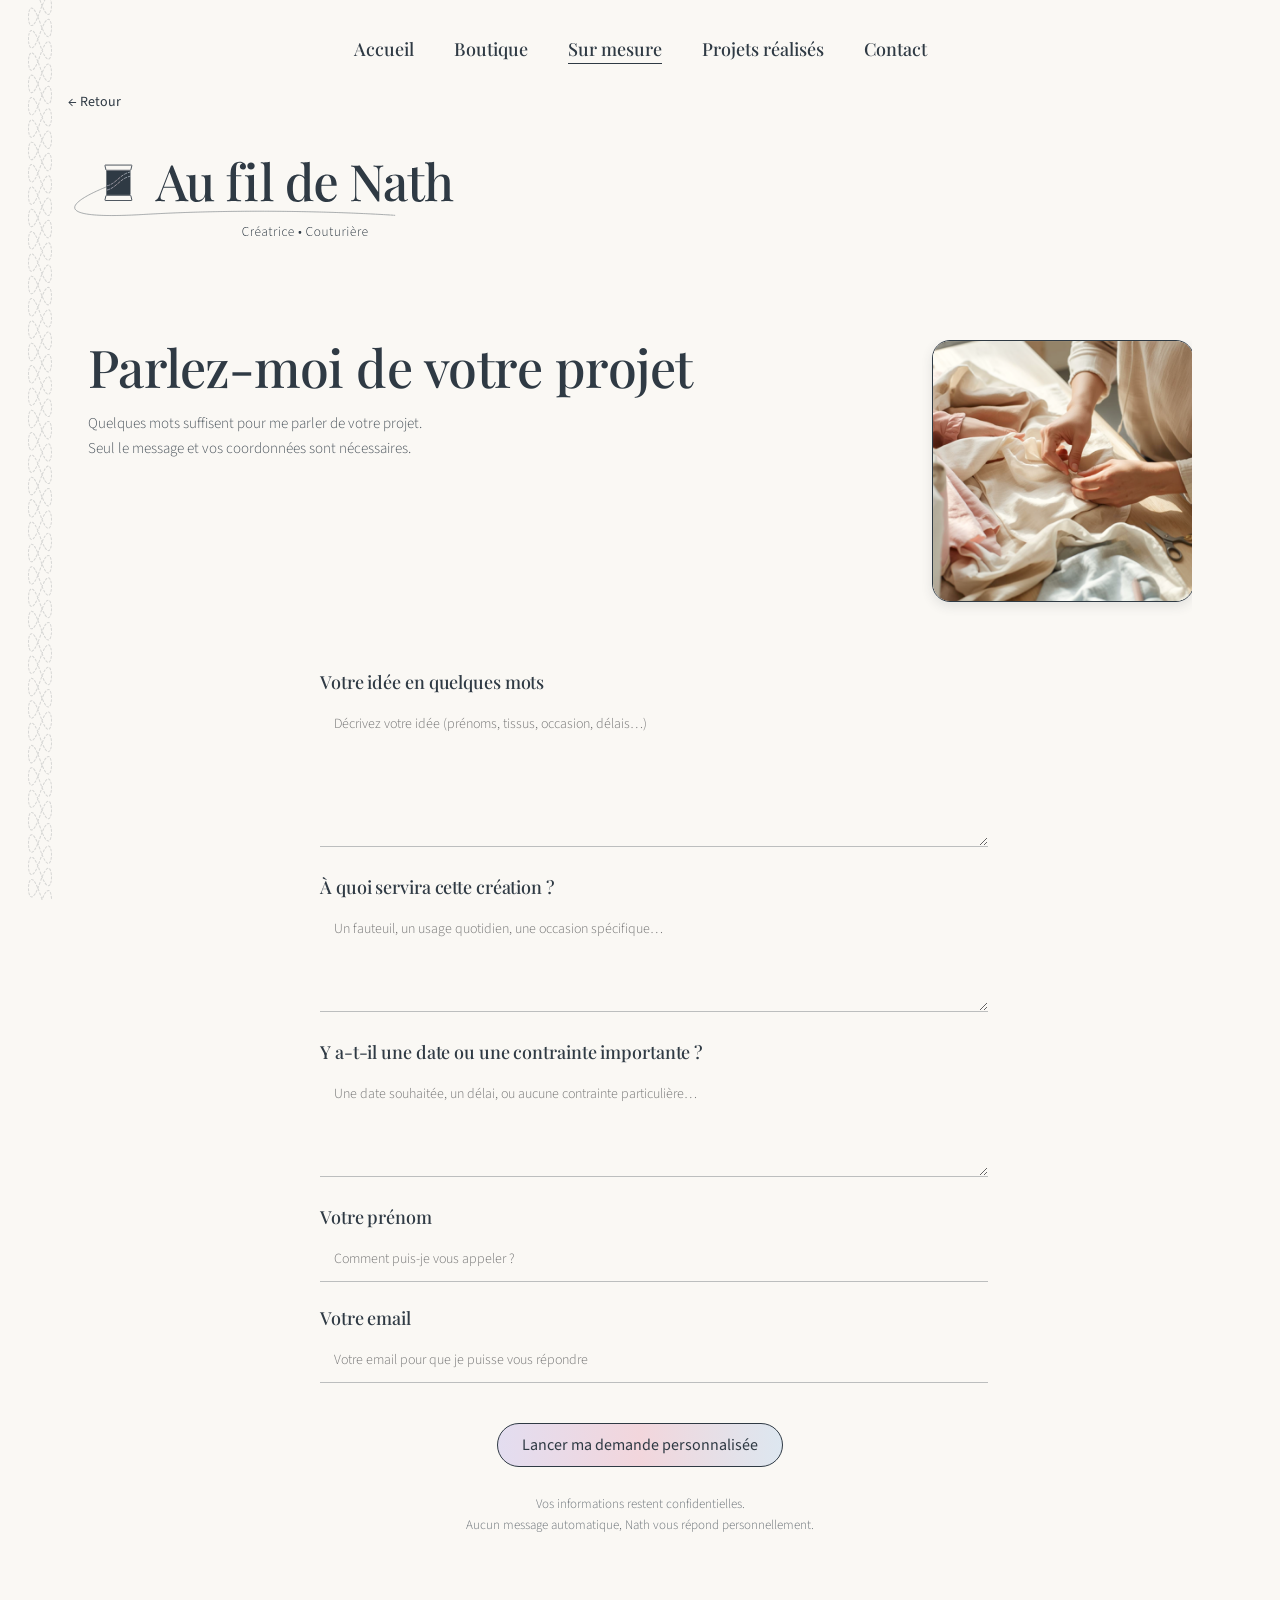
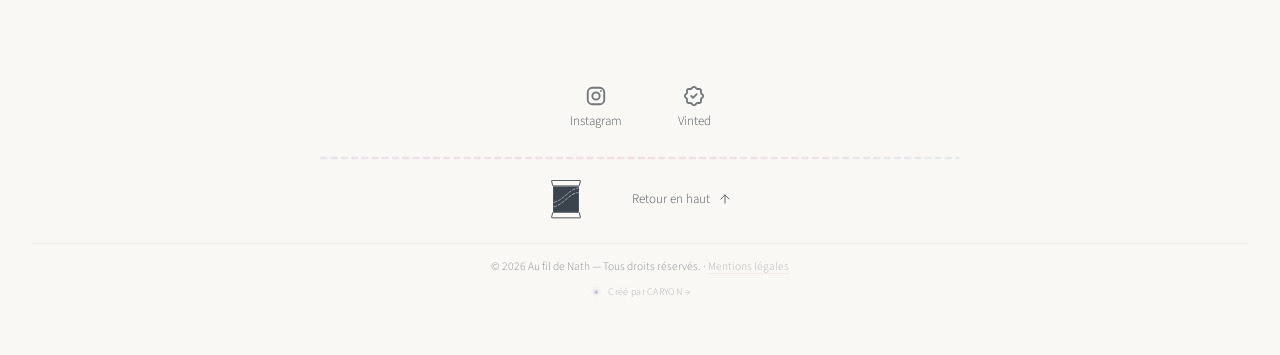
<file: formulaire-libre.html>
<!DOCTYPE html>
<html lang="fr">
<head>
  <meta charset="UTF-8" />
  <meta name="viewport" content="width=device-width, initial-scale=1.0" />
  <title>Parlez-moi de votre projet — Au fil de Nath</title>

  <link rel="preconnect" href="https://fonts.googleapis.com" />
  <link rel="preconnect" href="https://fonts.gstatic.com" crossorigin />
  <link href="https://fonts.googleapis.com/css2?family=Playfair+Display:wght@500;600&family=Source+Sans+3:wght@300;400;600&display=swap" rel="stylesheet" />

  <link rel="stylesheet" href="variables.css" />
  <link rel="stylesheet" href="header.css" />
  <link rel="stylesheet" href="sections.css" />
  <link rel="stylesheet" href="pages.css" />
</head>

<body class="page-wrapper">

  <header class="site-header site-header--inner" id="site-header">
    <div class="site-header__nav-bar">
      <div class="site-header__inner">
        <a href="index.html" class="site-header__logo-sticky"><img src="assets/logo%20sans%20fond.svg" alt="Au fil de Nath" width="220" height="80" /></a>
        <nav class="site-header__nav">
          <ul class="site-header__nav-list">
            <li><a href="index.html" class="site-header__nav-link">Accueil</a></li>
            <li><a href="boutique.html" class="site-header__nav-link">Boutique</a></li>
            <li><a href="parler-de-mon-projet.html" class="site-header__nav-link is-active">Sur mesure</a></li>
            <li><a href="index.html#realisations" class="site-header__nav-link">Projets réalisés</a></li>
            <li><a href="index.html#contact" class="site-header__nav-link">Contact</a></li>
          </ul>
        </nav>
        <a href="parler-de-mon-projet.html" class="btn btn--gradient site-header__cta-sticky">Parler de mon projet</a>
        <button class="site-header__hamburger" aria-label="Ouvrir le menu" aria-expanded="false" aria-controls="mobile-menu">
          <span></span><span></span><span></span>
        </button>
      </div>
    </div>
    <div class="site-header__logo-block">
      <div class="site-header__inner">
        <a href="parler-de-mon-projet.html" class="back-link">← Retour</a>
        <a href="index.html" class="site-header__logo-hero"><img src="assets/logo%20sans%20fond.svg" alt="Au fil de Nath" width="380" height="138" /></a>
      </div>
    </div>
    <div class="site-header__mobile-menu" id="mobile-menu" aria-hidden="true">
      <hr class="site-header__mobile-menu__sep" aria-hidden="true" />
      <div class="site-header__mobile-menu__inner">
        <nav aria-label="Menu mobile">
          <ul>
            <li><a href="index.html">Accueil</a></li>
            <li><a href="boutique.html">Boutique</a></li>
            <li><a href="parler-de-mon-projet.html">Sur mesure</a></li>
            <li><a href="index.html#realisations">Projets réalisés</a></li>
            <li><a href="index.html#contact">Contact</a></li>
          </ul>
        </nav>
        <a href="parler-de-mon-projet.html" class="btn btn--gradient">Parler de mon projet</a>
        <p class="site-header__mobile-menu__tagline">Chaque projet est étudié avec attention<br />Les délais et tarifs sont définis ensemble.</p>
      </div>
      <hr class="site-header__mobile-menu__sep site-header__mobile-menu__sep--bottom" aria-hidden="true" />
    </div>
  </header>


  <main>
    <section class="page">
      <div class="page__inner">

        <!-- En-tête avec photo flottante -->
        <div style="overflow: hidden;">
          <figure style="float: right; margin: 0 0 24px 40px; max-width: 260px;">
            <img src="assets/formulaire%20sur%20mesure%20photo.png"
                 alt="Nathalie au travail"
                 class="form__surmesure-photo"
                 style="width: 100%; border-radius: 18px; border: 0.5px solid var(--color-marine); box-shadow: var(--shadow-marine-soft);" />
          </figure>

          <h1 class="page__title">Parlez-moi de votre projet</h1>
          <p class="page__intro">
            Quelques mots suffisent pour me parler de votre projet.<br />
            Seul le message et vos coordonnées sont nécessaires.
          </p>
        </div>

        <!-- Formulaire libre -->
        <form class="form" id="libre-form"
              action="https://api.web3forms.com/submit"
              method="POST"
              style="margin-top: 40px; clear: both;">

          <!-- Web3Forms — config -->
          <input type="hidden" name="access_key" value="e36e63dd-40b0-411a-9d7c-08d9ce3f7f79" />
          <input type="hidden" name="subject" value="Nouveau projet sur-mesure — Au fil de Nath" />
          <input type="hidden" name="from_name" value="Au fil de Nath" />

          <div class="form__group">
            <label class="form__label" for="idee">Votre idée en quelques mots</label>
            <textarea id="idee" name="idee" class="form__textarea"
                      placeholder="Décrivez votre idée (prénoms, tissus, occasion, délais…)"
                      style="min-height: 120px;"></textarea>
            <p class="form__error" id="error-idee">Quelques mots sur votre projet m'aideraient à mieux vous répondre</p>
          </div>

          <div class="form__group">
            <label class="form__label" for="usage">À quoi servira cette création&nbsp;?</label>
            <textarea id="usage" name="usage" class="form__textarea"
                      placeholder="Un fauteuil, un usage quotidien, une occasion spécifique…"
                      style="min-height: 80px;"></textarea>
          </div>

          <div class="form__group">
            <label class="form__label" for="contrainte">Y a-t-il une date ou une contrainte importante&nbsp;?</label>
            <textarea id="contrainte" name="contrainte" class="form__textarea"
                      placeholder="Une date souhaitée, un délai, ou aucune contrainte particulière…"
                      style="min-height: 80px;"></textarea>
          </div>

          <div class="form__group">
            <label class="form__label" for="prenom">Votre prénom</label>
            <input type="text" id="prenom" name="prenom" class="form__input"
                   placeholder="Comment puis-je vous appeler ?" />
            <p class="form__error" id="error-prenom">J'ai juste besoin de votre prénom pour savoir comment vous appeler</p>
          </div>

          <div class="form__group">
            <label class="form__label" for="email">Votre email</label>
            <input type="email" id="email" name="email" class="form__input"
                   placeholder="Votre email pour que je puisse vous répondre" />
            <p class="form__error" id="error-email">Il me manque juste votre email pour pouvoir vous répondre</p>
          </div>

          <div class="form__submit-wrap">
            <button type="submit" class="btn btn--gradient form__submit">Lancer ma demande personnalisée</button>
            <p class="form__footnote">
              Vos informations restent confidentielles.<br />
              Aucun message automatique, Nath vous répond personnellement.
            </p>
          </div>

        </form>

      </div>
    </section>
  </main>


  <footer class="site-footer" role="contentinfo">
    <div class="site-footer__inner">

      <div id="contact" class="site-footer__social" aria-label="Retrouvez Au fil de Nath sur les réseaux">
        <a href="https://www.instagram.com/au_fil_de_nath/" target="_blank" rel="noopener">
          <img src="assets/logo%20insta.svg" alt="" aria-hidden="true" />
          <span class="site-footer__social-label">Instagram</span>
        </a>
        <a href="https://www.vinted.fr/member/133558715-aufilsdenath?utm_source=ig&utm_medium=social&utm_content=link_in_bio&fbclid=PAZXh0bgNhZW0CMTEAc3J0YwZhcHBfaWQPOTM2NjE5NzQzMzkyNDU5AAGnB0zWrY0VCp5iScxJnM4wXbTlK7Rzn_t2t8GuV2q97yDfnE0mERHfE2xr-8g_aem_fn0HZ6scnlGo0cQ_6BgeYw" target="_blank" rel="noopener">
          <img src="assets/Check%20vinted.svg" alt="" aria-hidden="true" />
          <span class="site-footer__social-label">Vinted</span>
        </a>
      </div>

      <img class="site-footer__separator" src="assets/S%C3%A9parateur%20final.svg" alt="" aria-hidden="true" />

      <div class="site-footer__bottom-row">
        <a href="index.html" class="site-footer__logo" aria-label="Au fil de Nath — Accueil">
          <img src="assets/logo%20seul%20final.svg" alt="Au fil de Nath" />
        </a>
        <button type="button" class="site-footer__top-link" data-back-to-top aria-label="Retour en haut de la page">
          Retour en haut
          <svg viewBox="0 0 24 24" fill="none" stroke="currentColor" stroke-width="1.5" stroke-linecap="round" stroke-linejoin="round" aria-hidden="true"><path d="M12 19V5M5 12l7-7 7 7"/></svg>
        </button>
      </div>

      <div class="site-footer__bottom">
        © <span data-footer-year>2026</span> Au fil de Nath — Tous droits réservés.
        · <a href="mentions-legales.html" class="site-footer__legal-link">Mentions légales</a>
      </div>

      <!-- 5) Mention créateur -->
      <div class="site-footer__caryon">
        <a href="https://caryonstudio.fr" target="_blank" rel="noopener" class="site-footer__caryon-link">
          <img src="assets/caryon-logo.svg" alt="" aria-hidden="true" />
          Créé par CARYON →
        </a>
      </div>

    </div>
  </footer>

  <script src="header.js"></script>
  <script>
    (function () {
      const form = document.getElementById('libre-form');

      function setError(fieldId, errorId, show) {
        const field = document.getElementById(fieldId);
        const msg   = document.getElementById(errorId);
        if (!field || !msg) return;
        if (show) {
          field.classList.add('is-invalid');
          msg.classList.add('is-visible');
          field.classList.add('is-invalid');
          msg.classList.add('is-visible');
        } else {
          field.classList.remove('is-invalid');
          msg.classList.remove('is-visible');
        }
      }

      /* Effacer l'erreur dès que l'utilisateur commence à saisir */
      ['idee', 'prenom', 'email'].forEach(function (id) {
        var el = document.getElementById(id);
        if (!el) return;
        el.addEventListener('input', function () {
          setError(id, 'error-' + id, false);
        });
      });

      form.addEventListener('submit', async function (e) {
        e.preventDefault();
        var idee   = document.getElementById('idee').value.trim();
        var prenom = document.getElementById('prenom').value.trim();
        var email  = document.getElementById('email').value.trim();

        setError('idee',   'error-idee',   !idee);
        setError('prenom', 'error-prenom', !prenom);
        setError('email',  'error-email',  !email);

        if (!idee || !prenom || !email) {
          var first = form.querySelector('.is-invalid');
          if (first) first.scrollIntoView({ behavior: 'smooth', block: 'center' });
          return;
        }

        try {
          const res  = await fetch('https://api.web3forms.com/submit', { method: 'POST', body: new FormData(form) });
          const data = await res.json();
          window.location.href = data.success ? 'merci.html' : 'echec.html';
        } catch (err) {
          window.location.href = 'echec.html';
        }
      });
    })();
  </script>
</body>
</html>
</file>
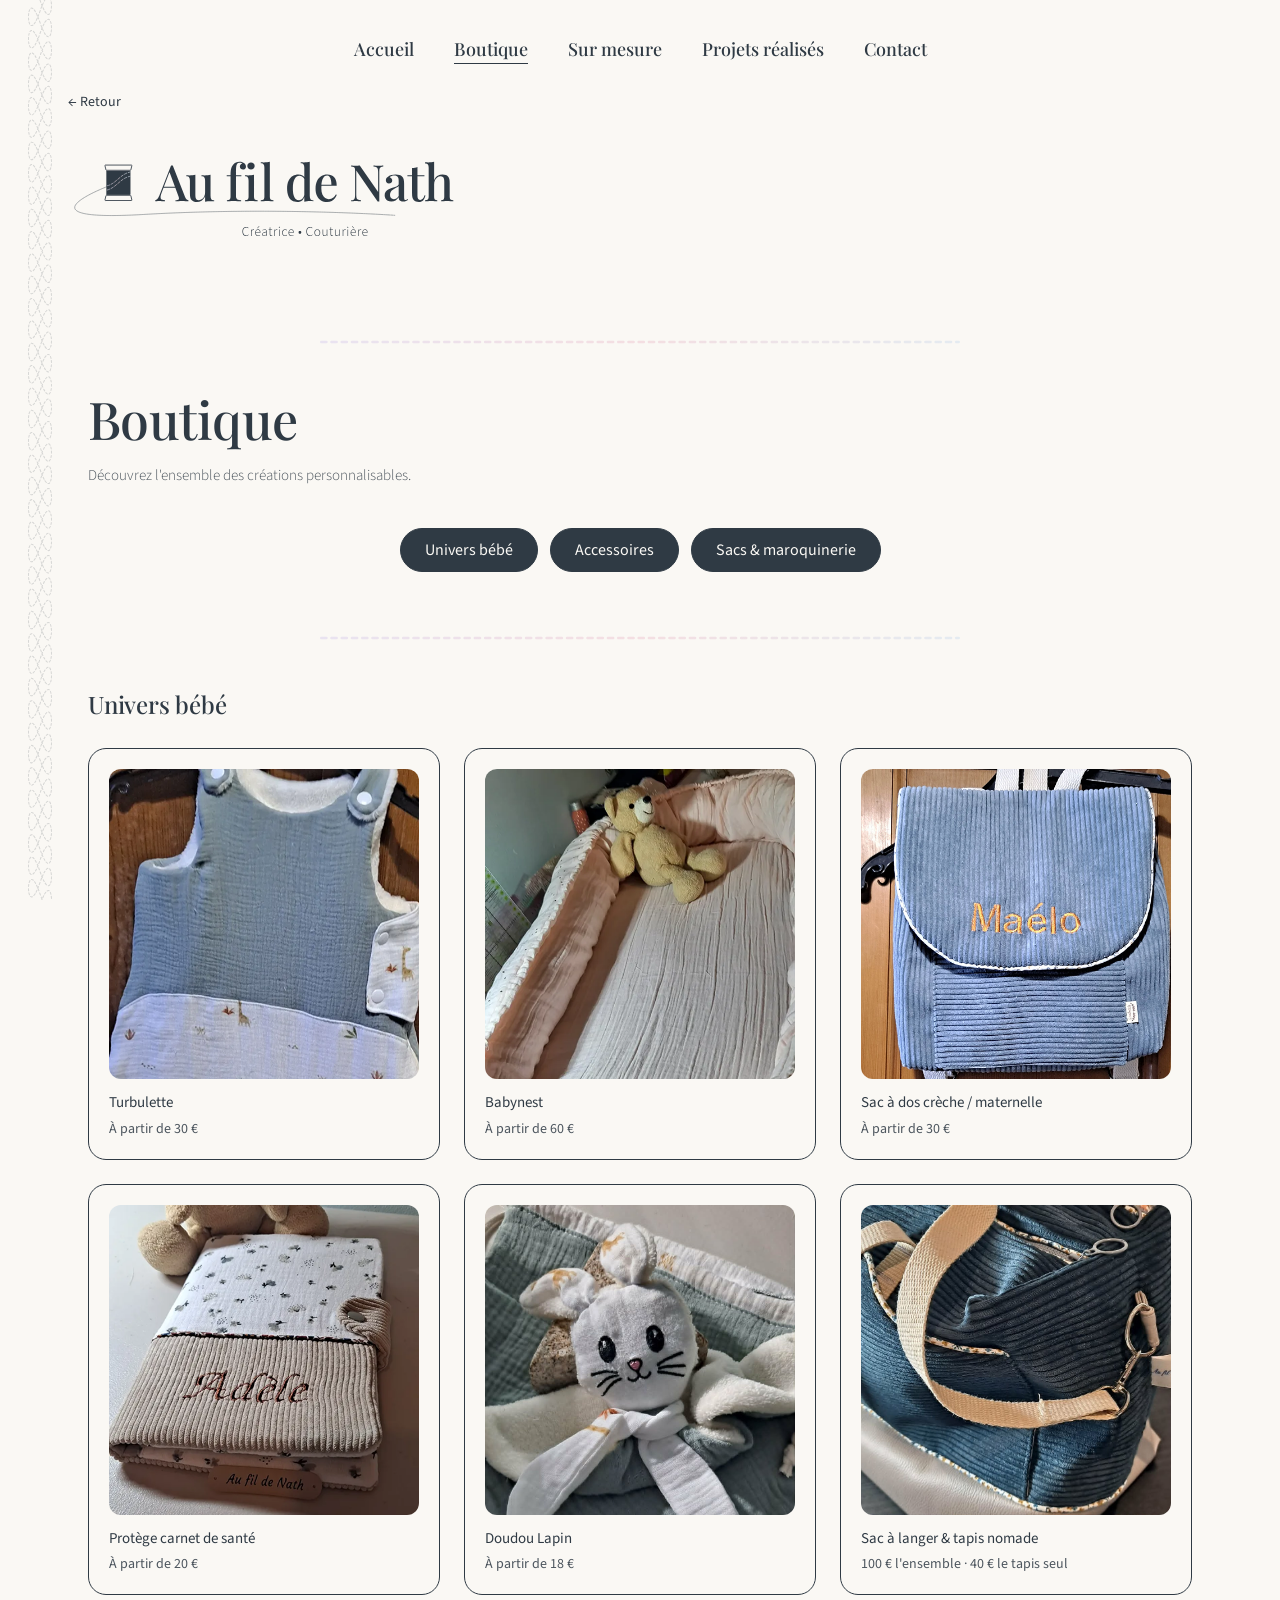
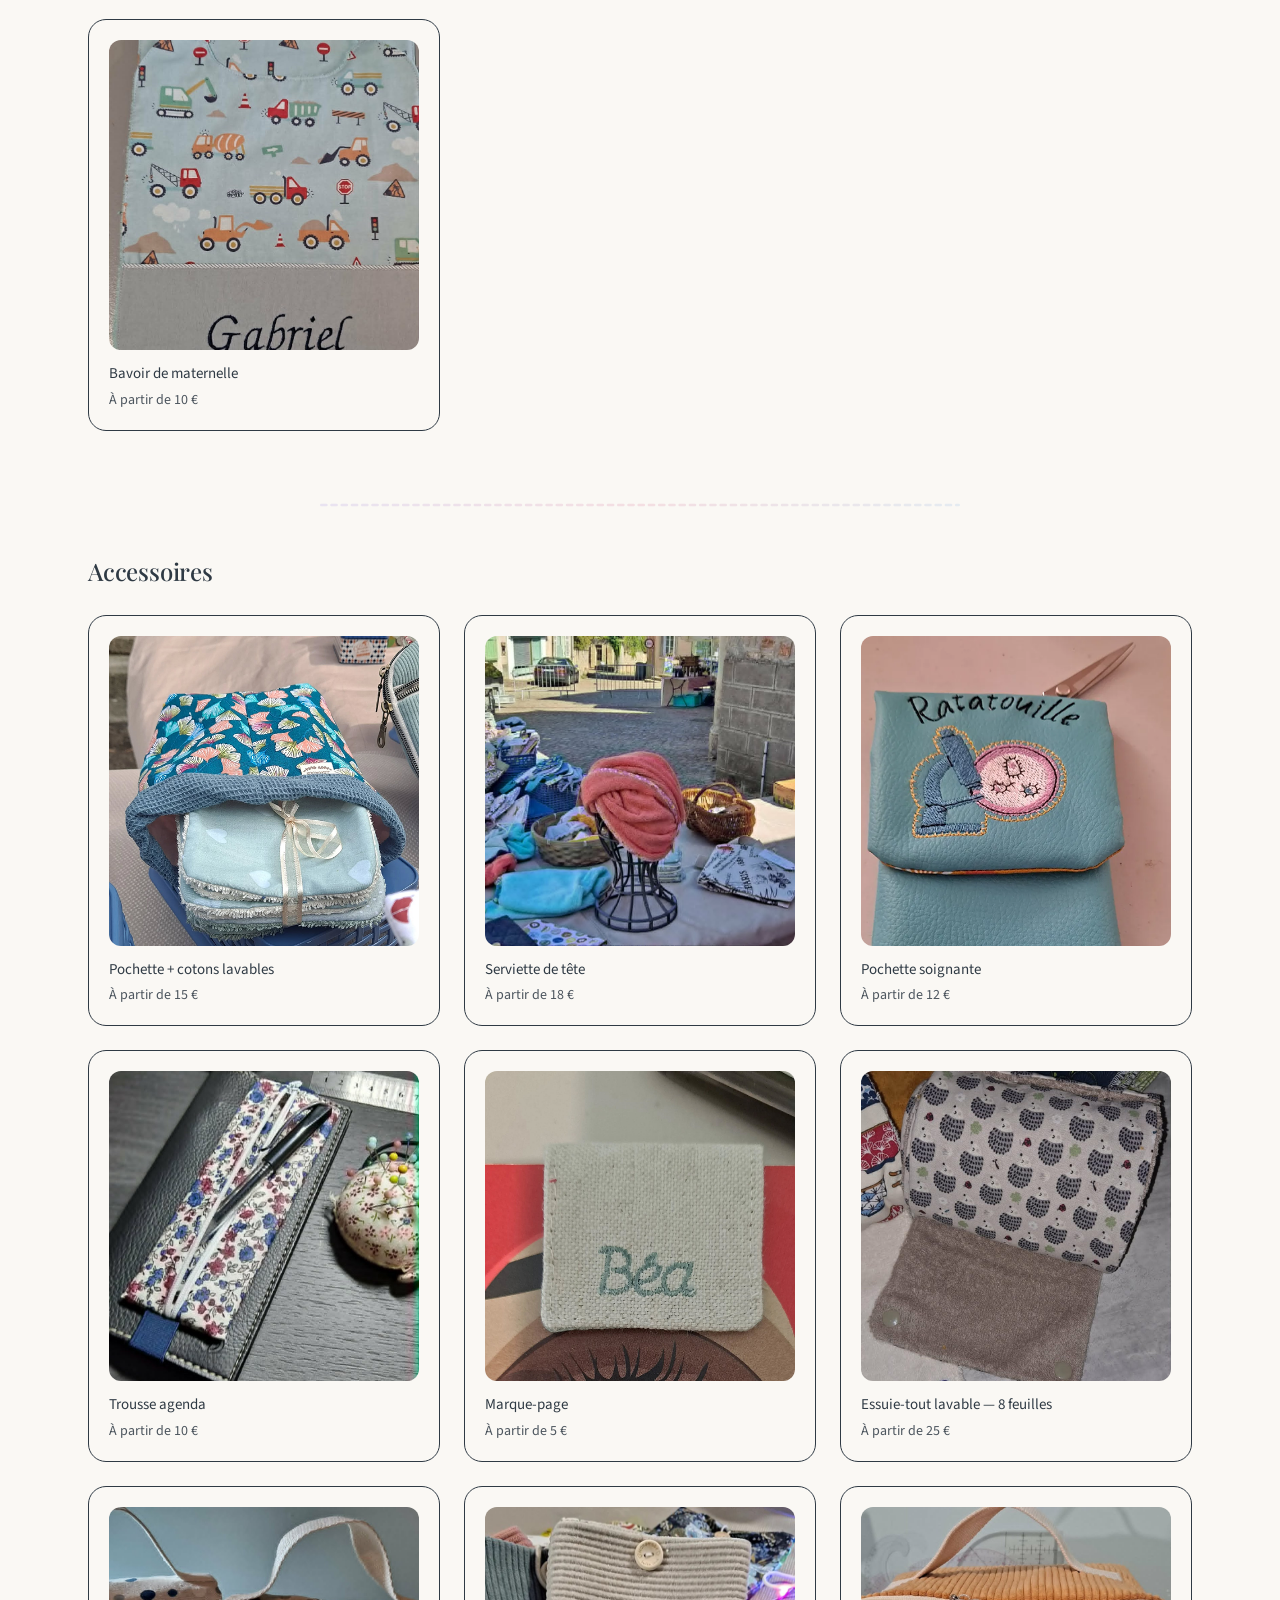
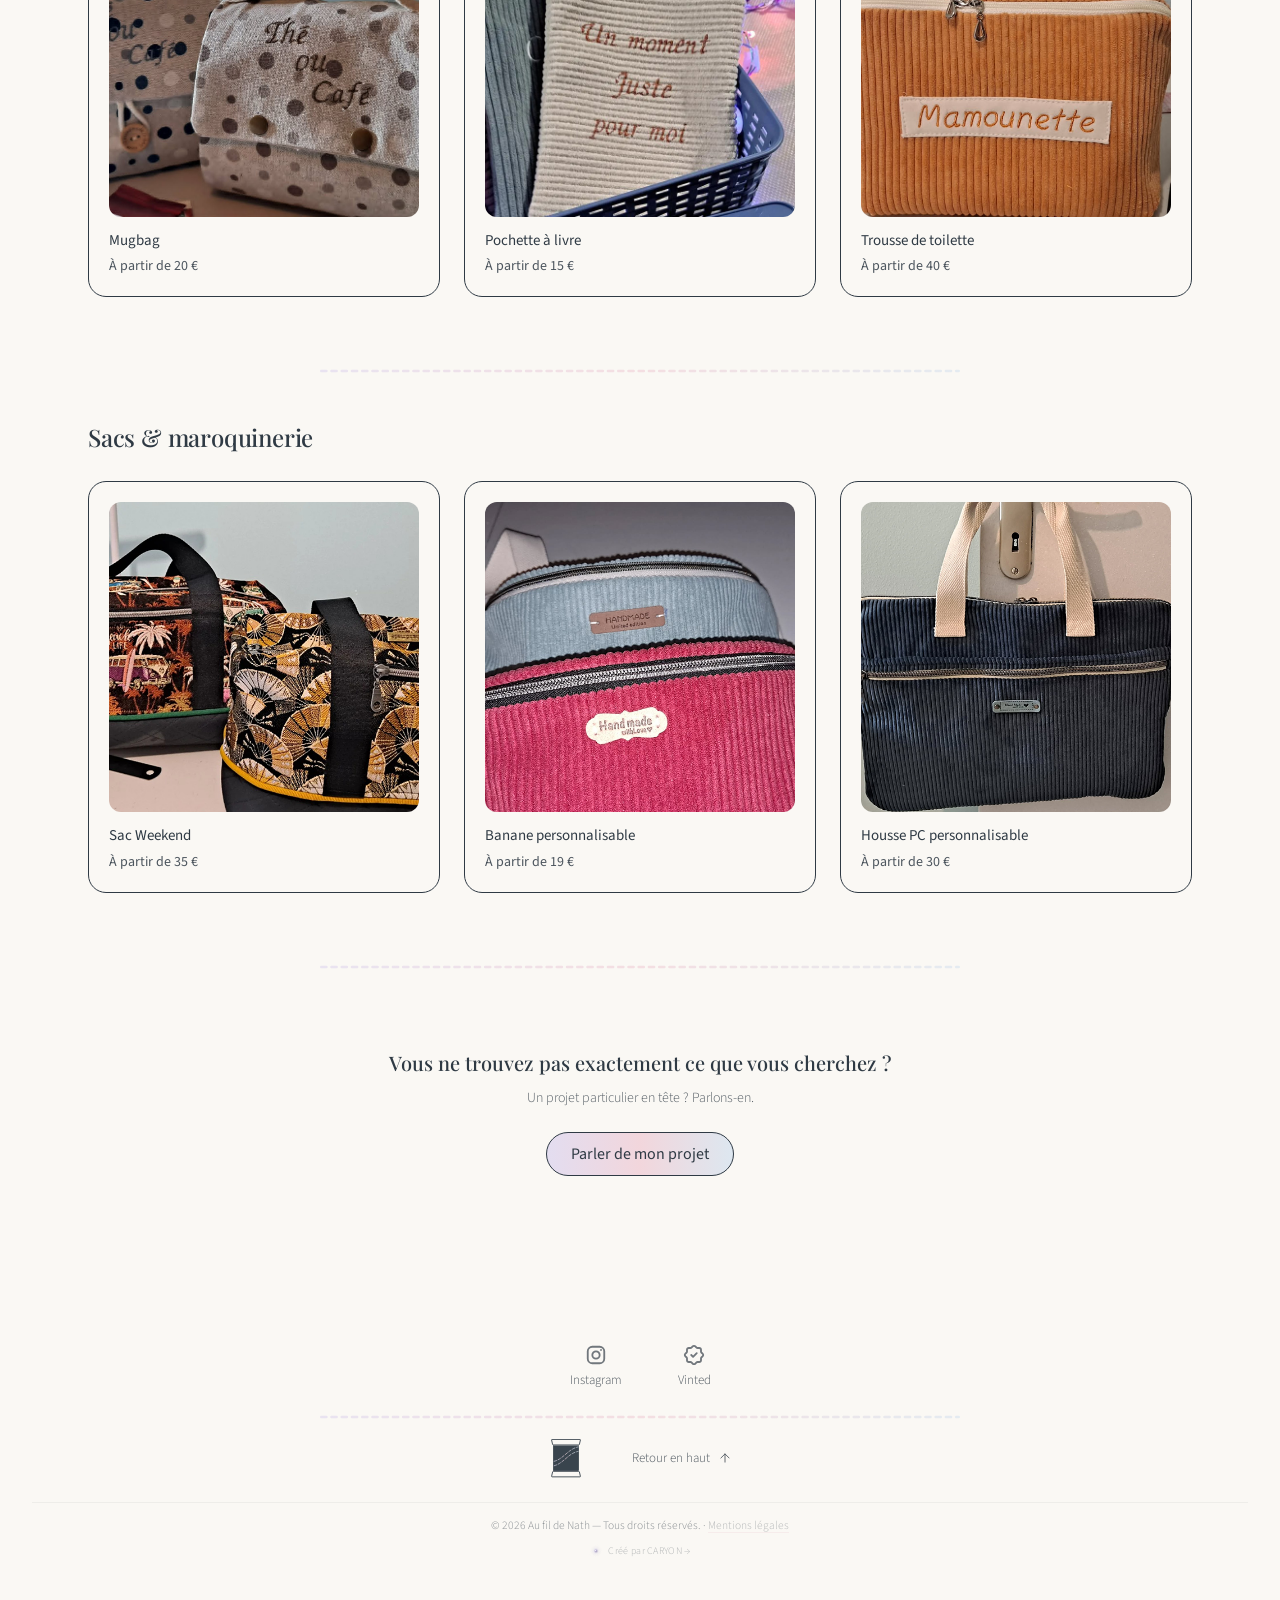
<file: formulaire-produit.html>
<!DOCTYPE html>
<html lang="fr">
<head>
  <meta charset="UTF-8" />
  <meta name="viewport" content="width=device-width, initial-scale=1.0" />
  <title>Parlons de votre création — Au fil de Nath</title>

  <link rel="preconnect" href="https://fonts.googleapis.com" />
  <link rel="preconnect" href="https://fonts.gstatic.com" crossorigin />
  <link href="https://fonts.googleapis.com/css2?family=Playfair+Display:wght@500;600&family=Source+Sans+3:wght@300;400;600&display=swap" rel="stylesheet" />

  <link rel="stylesheet" href="variables.css" />
  <link rel="stylesheet" href="header.css" />
  <link rel="stylesheet" href="sections.css" />
  <link rel="stylesheet" href="pages.css" />

  <style>
    /* ── Aperçu produit ── */
    .form__product-preview {
      display: flex;
      flex-direction: column;
      align-items: flex-start;
      margin-bottom: 40px;
    }
    .form__product-intro {
      font-family: var(--font-sans);
      font-size: 14px;
      font-weight: var(--weight-light);
      color: var(--color-marine);
      margin: 0 0 16px;
      opacity: 0.75;
    }
    .form__product-thumb {
      display: block;
      width: 120px;
      height: 120px;
      object-fit: cover;
      border-radius: 12px;
      border: 0.5px solid rgba(47,58,68,0.2);
      background: var(--gradient-pastel);
      margin-bottom: 10px;
    }
    .form__product-thumb--placeholder {
      background: linear-gradient(135deg, var(--color-violet), var(--color-rose), var(--color-bleu-pastel));
    }
    .form__product-price {
      font-family: var(--font-sans);
      font-size: 14px;
      font-weight: var(--weight-regular);
      color: var(--color-marine);
      margin: 0;
    }

    /* ── Séparateurs dans le form ── */
    .form__sep {
      border: none;
      border-top: 0.5px solid rgba(47,58,68,0.15);
      margin: 32px 0;
    }

    /* ── Ligne "Type de broderie" : label inline + select ── */
    .form__group--inline {
      display: flex;
      align-items: baseline;
      gap: 16px;
      flex-wrap: wrap;
    }
    .form__group--inline .form__label {
      margin: 0;
      white-space: nowrap;
    }
    .form__group--inline .custom-select {
      flex: 1;
      min-width: 220px;
    }
    .form__group--inline .form__hint {
      flex-basis: 100%;
      margin-top: 8px;
    }

    /* ── Hint exemple (textarea) ── */
    .form__example {
      font-family: var(--font-sans);
      font-size: 12px;
      font-weight: var(--weight-light);
      color: var(--color-marine);
      opacity: 0.6;
      margin: 6px 0 0;
      line-height: 1.6;
    }
    .form__example strong {
      display: block;
      margin-bottom: 2px;
      font-weight: var(--weight-regular);
    }

    /* ── "Plus votre description est précise…" ── */
    .form__emphasis {
      font-family: var(--font-sans);
      font-size: 16px;
      font-weight: var(--weight-regular);
      color: var(--color-marine);
      text-align: center;
      margin: 8px 0 0;
      line-height: 28px;
      opacity: 1;
    }

    /* ── "Vous pouvez préciser les détails…" ── */
    .form__hint {
      font-family: var(--font-sans);
      font-size: 16px;
      font-weight: var(--weight-regular);
      color: var(--color-marine);
      line-height: 28px;
      opacity: 1;
      margin: 8px 0 0;
    }

    /* ── Tarifs indicatifs ── */
    .form__tarifs {
      margin: 32px 0 0;
      padding: 0;
      border: none;
      background: none;
    }
    .form__tarifs-title {
      font-family: var(--font-serif);
      font-size: 22px;
      font-weight: var(--weight-medium);
      color: var(--color-marine);
      margin: 0 0 20px;
      letter-spacing: -0.2px;
    }
    .form__tarifs-grid {
      display: grid;
      gap: 24px;
      font-family: var(--font-sans);
      font-size: 13px;
      font-weight: var(--weight-light);
      color: var(--color-marine);
      line-height: 1.75;
    }
    .form__tarifs-grid strong {
      display: block;
      font-weight: var(--weight-regular);
      margin-bottom: 4px;
    }
    .form__tarifs-note {
      font-family: var(--font-sans);
      font-size: 12px;
      color: var(--color-marine);
      opacity: 0.6;
      margin: 12px 0 0;
      font-weight: var(--weight-light);
    }

    /* ── Submit + footnote ── */
    .form__submit-wrap {
      display: flex;
      flex-direction: column;
      align-items: center;
      gap: 14px;
      margin-top: 40px;
    }
    .form__footnote {
      text-align: center;
      font-size: 13px;
      opacity: 0.7;
    }

    @media (max-width: 768px) {
      .form__group--inline {
        flex-direction: column;
        align-items: flex-start;
        gap: 8px;
      }
      .form__group--inline .custom-select { min-width: 0; width: 100%; }
    }
  </style>
</head>

<body class="page-wrapper">

  <!-- ── HEADER ──────────────────────────────────────────── -->
  <header class="site-header site-header--inner" id="site-header">
    <div class="site-header__nav-bar">
      <div class="site-header__inner">
        <a href="index.html" class="site-header__logo-sticky" aria-label="Au fil de Nath — Accueil">
          <img src="assets/logo%20sans%20fond.svg" alt="Au fil de Nath" width="220" height="80" />
        </a>
        <nav class="site-header__nav" aria-label="Navigation principale">
          <ul class="site-header__nav-list">
            <li><a href="index.html" class="site-header__nav-link">Accueil</a></li>
            <li><a href="boutique.html" class="site-header__nav-link">Boutique</a></li>
            <li><a href="parler-de-mon-projet.html" class="site-header__nav-link">Sur mesure</a></li>
            <li><a href="index.html#realisations" class="site-header__nav-link">Projets réalisés</a></li>
            <li><a href="index.html#contact" class="site-header__nav-link">Contact</a></li>
          </ul>
        </nav>
        <a href="parler-de-mon-projet.html" class="btn btn--gradient site-header__cta-sticky">Parler de mon projet</a>
        <button class="site-header__hamburger" aria-label="Ouvrir le menu" aria-expanded="false" aria-controls="mobile-menu">
          <span></span><span></span><span></span>
        </button>
      </div>
    </div>

    <div class="site-header__logo-block">
      <div class="site-header__inner">
        <a href="boutique.html" class="back-link" id="form-back-link">← Retour</a>
        <a href="index.html" class="site-header__logo-hero" aria-label="Au fil de Nath — Accueil">
          <img src="assets/logo%20sans%20fond.svg" alt="Au fil de Nath" width="380" height="138" />
        </a>
      </div>
    </div>

    <div class="site-header__mobile-menu" id="mobile-menu" aria-hidden="true">
      <hr class="site-header__mobile-menu__sep" aria-hidden="true" />
      <div class="site-header__mobile-menu__inner">
        <nav aria-label="Menu mobile">
          <ul>
            <li><a href="index.html">Accueil</a></li>
            <li><a href="boutique.html">Boutique</a></li>
            <li><a href="parler-de-mon-projet.html">Sur mesure</a></li>
            <li><a href="index.html#realisations">Projets réalisés</a></li>
            <li><a href="index.html#contact">Contact</a></li>
          </ul>
        </nav>
        <a href="parler-de-mon-projet.html" class="btn btn--gradient">Parler de mon projet</a>
        <p class="site-header__mobile-menu__tagline">
          Chaque projet est étudié avec attention<br />
          Les délais et tarifs sont définis ensemble.
        </p>
      </div>
      <hr class="site-header__mobile-menu__sep site-header__mobile-menu__sep--bottom" aria-hidden="true" />
    </div>
  </header>


  <!-- ── CONTENU (rendu par JS) ──────────────────────────── -->
  <main>
    <section class="page">
      <div class="page__inner">
        <h1 class="page__title">Parlons de votre création</h1>
        <div id="form-root"></div>
      </div>
    </section>
  </main>


  <!-- ── FOOTER ─────────────────────────────────────────── -->
  <footer class="site-footer" role="contentinfo">
    <div class="site-footer__inner">
      <div class="site-footer__social" aria-label="Retrouvez Au fil de Nath sur les réseaux">
        <a href="https://www.instagram.com/au_fil_de_nath/" target="_blank" rel="noopener">
          <img src="assets/logo%20insta.svg" alt="" aria-hidden="true" />
          <span class="site-footer__social-label">Instagram</span>
        </a>
        <a href="https://www.vinted.fr/member/133558715-aufilsdenath?utm_source=ig&utm_medium=social&utm_content=link_in_bio&fbclid=PAZXh0bgNhZW0CMTEAc3J0YwZhcHBfaWQPOTM2NjE5NzQzMzkyNDU5AAGnB0zWrY0VCp5iScxJnM4wXbTlK7Rzn_t2t8GuV2q97yDfnE0mERHfE2xr-8g_aem_fn0HZ6scnlGo0cQ_6BgeYw" target="_blank" rel="noopener">
          <img src="assets/Check%20vinted.svg" alt="" aria-hidden="true" />
          <span class="site-footer__social-label">Vinted</span>
        </a>
      </div>
      <img class="site-footer__separator" src="assets/S%C3%A9parateur%20final.svg" alt="" aria-hidden="true" />
      <div class="site-footer__bottom-row">
        <a href="index.html" class="site-footer__logo" aria-label="Au fil de Nath — Accueil">
          <img src="assets/logo%20seul%20final.svg" alt="Au fil de Nath" />
        </a>
        <button type="button" class="site-footer__top-link" data-back-to-top aria-label="Retour en haut de la page">
          Retour en haut
          <svg viewBox="0 0 24 24" fill="none" stroke="currentColor" stroke-width="1.5" stroke-linecap="round" stroke-linejoin="round" aria-hidden="true"><path d="M12 19V5M5 12l7-7 7 7"/></svg>
        </button>
      </div>
      <div class="site-footer__bottom">
        © <span data-footer-year>2026</span> Au fil de Nath — Tous droits réservés.
        · <a href="mentions-legales.html" class="site-footer__legal-link">Mentions légales</a>
      </div>

      <!-- 5) Mention créateur -->
      <div class="site-footer__caryon">
        <a href="https://caryonstudio.fr" target="_blank" rel="noopener" class="site-footer__caryon-link">
          <img src="assets/caryon-logo.svg" alt="" aria-hidden="true" />
          Créé par CARYON →
        </a>
      </div>

    </div>
  </footer>

  <script>
/* ============================================================
   AU FIL DE NATH — Données produits
   Utilisé par fiche-produit.html et formulaire-produit.html
   ============================================================ */

/* Dossier photo principal */
const P = 'Pages%20figma/fiches%20et%20formulaires%20produits/photos%20produits/';

const PRODUCTS = [

  /* ── Univers bébé ─────────────────────────────────────── */

  {
    slug: 'turbulette',
    name: 'Turbulette personnalisable',
    category: 'bebe',
    price: '30',
    sizes: '0–18 mois',
    photos: [
      P + 'Turbulette%201.webp',
      P + 'turbulette%20brod%C3%A9e%202%201.webp',
    ],
    description: [
      'Une pièce douce et rassurante pour accompagner les premiers sommeils. Réalisée en coton OEKO-TEX, cousue main avec attention.',
      'Le prix final dépend des options choisies (tissu, broderie, taille, pochon…)',
      'Disponible en plusieurs tailles, la turbulette est confectionnée à la main pour s\'adapter aux saisons et aux besoins de bébé.',
      'Selon le modèle choisi, elle peut être réalisée :\n— en coton ou en double gaze pour l\'été\n— en molleton\n— avec une polaire appliquée à l\'intérieur pour plus de chaleur',
      'Adaptée à la saison et confectionnée pour le confort et la sécurité de bébé.',
    ],
    delai: 'Environ 7 à 10 jours ouvrés, selon les options et la charge de travail.',
    options: [
      {
        title: 'Broderie prénom',
        items: ['1 € / lettre (1–3 cm)', '1,50 € / lettre (3–6 cm)', '2 € / lettre (6–10 cm)'],
      },
      {
        title: 'Broderie motif',
        items: ['Petit (3 €)', 'Moyen (10 €)', 'Grand (15 €)'],
      },
      {
        title: 'Tailles disponibles',
        items: ['0/3 mois (50 cm) — 30 €', '3/6 mois (60 cm) — 35 €', '6/12 mois (75 cm) — 40 €', '12/18 mois (85 cm) — 45 €'],
      },
    ],
    reassurance: 'Motifs proposés selon disponibilités et saison.',
  },

  {
    slug: 'babynest',
    name: 'Babynest personnalisable',
    category: 'bebe',
    price: '60',
    sizes: null,
    photos: [
      P + '569387996_17974343630946309_5089851895889682679_n.%201.webp',
      P + '552785966_17970778961946309_8562487617140048474_n.%201.webp',
      P + 'Babynest%20%282%29.webp',
      P + 'Babynest%20%283%29.webp',
      P + 'Babynest%20%284%29.webp',
    ],
    description: [
      'Un cocon doux et couvrant pour envelopper bébé et lui assurer la sécurité des premiers jours.',
      'Le prix final dépend des options choisies (tissu, broderie, motifs, pochon…)',
      'Le babynest est confectionné avec un tissu cocon qui crée un espace sécurisant et libère les bras. Chaque pièce est réalisée à la commande avec la possibilité d\'ajouter une pochette intérieure amovible.',
      'Fermeture sécurisée et fixations originales. Modèle bébé uniquement.',
    ],
    delai: 'Environ 7 à 10 jours ouvrés, selon les options et la charge de travail.',
    warning: 'Le babynest doit toujours être utilisé sous surveillance d\'un adulte.',
    options: [
      {
        title: 'Broderie prénom',
        items: ['1 € / lettre (1–3 cm)', '1,50 € / lettre (3–6 cm)', '2 € / lettre (6–10 cm)'],
      },
      {
        title: 'Taille du motif',
        items: ['Petit (3 €)', 'Moyen (10 €)', 'Grand (15 €)'],
      },
    ],
  },

  {
    slug: 'sac-a-dos-creche',
    name: 'Sac à dos crèche / maternelle personnalisable',
    category: 'bebe',
    price: '30',
    sizes: null,
    photos: [
      P + 'sac%20%C3%A0%20dos%20cr%C3%A8che%206.webp',
      P + 'sac%20%C3%A0%20dos%20cr%C3%A8che%202%201.webp',
      P + 'sac%20%C3%A0%20dos%20cr%C3%A8che%203%201.webp',
      P + 'sac%20%C3%A0%20dos%20cr%C3%A8che%205%201.webp',
    ],
    description: [
      'Un petit sac pratique et personnalisable pour accompagner votre enfant à la crèche ou à la maternelle.',
      'Personnalisation possible selon vos choix.',
      'Confectionné avec soin, ce sac à dos idéal pour transporter doudou, goûter ou petit change au quotidien.',
      'Léger et adapté aux petites épaules, il accompagne les premiers jours et se confectionne à la main pour s\'adapter à votre enfant.',
      'Chaque modèle est réalisé à la commande et peut être personnalisé avec un prénom ou un motif pour le rendre encore plus unique.',
      'Taille adaptée aux tout-petits, pensé pour être pratique et résistant au quotidien.',
      'Fermeture sécurisée et finitions soignées. Modèle bébé unique.',
    ],
    delai: 'Environ 7 à 10 jours ouvrés, selon les options et la charge de travail.',
    options: [
      {
        title: 'Broderie prénom',
        items: ['1 € / lettre (1–3 cm)', '1,50 € / lettre (3–6 cm)', '2 € / lettre (6–10 cm)'],
      },
      {
        title: 'Broderie motif',
        items: ['Petit (3 €)', 'Moyen (10 €)', 'Grand (15 €)'],
      },
    ],
  },

  {
    slug: 'protege-carnet-sante',
    name: 'Protège carnet de santé personnalisable',
    category: 'bebe',
    price: '20',
    sizes: null,
    photos: [
      P + '574750256_17975969078946309_2476281317568177951_n.%201.webp',
      P + '586669161_17977583036946309_1278746929384982568_n.%201.webp',
    ],
    description: [
      'Un protège carnet de santé en tissu, cousu main et entièrement personnalisable.',
      'Personnalisation possible selon vos choix.',
      'Pour garder les précieux souvenirs de bébé en beauté tout en protégeant son carnet de santé.',
      'Réalisé à la commande selon vos couleurs et préférences. Possible avec broderie prénom ou motif.',
    ],
    delai: 'Environ 5 à 7 jours ouvrés, selon les options et la charge de travail.',
    options: [
      {
        title: 'Broderie prénom',
        items: ['1 € / lettre (1–3 cm)', '1,50 € / lettre (3–6 cm)', '2 € / lettre (6–10 cm)'],
      },
      {
        title: 'Broderie motif',
        items: ['Petit (3 €)', 'Moyen (10 €)', 'Grand (15 €)'],
      },
    ],
  },

  {
    slug: 'doudou-lapin',
    name: 'Doudou Lapin personnalisable',
    category: 'bebe',
    price: '10',
    priceNote: 'Doudou + pochette : 25 € · Doudou seul : 20 € · Pochette seule : 10 €',
    sizes: null,
    photos: [
      P + 'Doudou%20lapin%201.webp',
      P + 'Doudou%20lapin%202.webp',
      P + 'Doudou%20lapin%20%283%29.webp',
      P + 'Doudou%20lapin%20%285%29.webp',
      P + 'Doudou%20lapin%20%2812%29.webp',
    ],
    description: [
      'Un doudou tout doux, cousu main, pour accompagner bébé dans ses premiers moments.',
      'Disponible seul ou avec sa pochette assortie : doudou + pochette 25 €, doudou seul 20 €, pochette seule 10 €.',
      'Personnalisation possible selon vos choix.',
      'Réalisé en tissu doux et résistant, il est conçu pour durer et devenir le compagnon préféré de bébé.',
      'Personnalisable avec le prénom de bébé brodé ou un petit motif de votre choix.',
    ],
    delai: 'Environ 5 à 7 jours ouvrés, selon les options et la charge de travail.',
    options: [
      {
        title: 'Broderie prénom',
        items: ['1 € / lettre (1–3 cm)', '1,50 € / lettre (3–6 cm)', '2 € / lettre (6–10 cm)'],
      },
      {
        title: 'Broderie motif',
        items: ['Petit (3 €)', 'Moyen (10 €)', 'Grand (15 €)'],
      },
    ],
  },

  {
    slug: 'pochette-a-doudou',
    name: 'Pochette à doudou personnalisable',
    category: 'bebe',
    price: '10',
    sizes: null,
    photos: [], /* Pas de photo disponible pour le moment */
    description: [
      'Une petite pochette pratique pour protéger et transporter le doudou préféré.',
      'Personnalisation possible selon vos choix.',
      'Idéale pour la crèche, l\'école ou les sorties, cette pochette permet de garder le doudou propre et à portée de main.',
      'Légère et facile à glisser dans un sac, elle accompagne votre enfant au quotidien. Chaque modèle est confectionné à la commande et peut être personnalisé avec un prénom ou un motif pour le rendre encore plus unique.',
      'Idéal pour garder le doudou propre et toujours à portée de main.',
      'Finitions soignées.',
    ],
    delai: 'Environ 3 à 5 jours ouvrés, selon les options et la charge de travail.',
    reassurance: 'Pratique pour la crèche et idéale pour toute la famille.',
    options: [
      {
        title: 'Broderie prénom',
        items: ['1 € / lettre (1–3 cm)', '1,50 € / lettre (3–6 cm)', '2 € / lettre (6–10 cm)'],
      },
      {
        title: 'Broderie motif',
        items: ['Petit (3 €)', 'Moyen (10 €)', 'Grand (15 €)'],
      },
    ],
  },

  /* ── Accessoires ──────────────────────────────────────── */

  {
    slug: 'pochette-cotons-lavables',
    name: 'Pochette + cotons lavables',
    category: 'accessoires',
    price: '15',
    sizes: null,
    photos: [
      P + 'Pochette%20%2B%20coton%209%201.webp',
      P + 'Pochette%20%2B%20coton%201%201.webp',
      P + 'Pochette%20%2B%20coton%205%201.webp',
      P + 'Pochette%20%2B%20coton%206%201.webp',
    ],
    description: [
      'Une pochette zippée accompagnée de ses cotons lavables, pour une routine beauté zéro déchet.',
      'Personnalisation possible selon vos choix.',
      'Confectionnée en tissu imperméable à l\'intérieur et en tissu décoratif à l\'extérieur. Les cotons sont en éponge de bambou, doux et lavables en machine.',
    ],
    delai: 'Environ 3 à 5 jours ouvrés, selon les options et la charge de travail.',
    options: [
      {
        title: 'Broderie prénom',
        items: ['1 € / lettre (1–3 cm)', '1,50 € / lettre (3–6 cm)', '2 € / lettre (6–10 cm)'],
      },
      {
        title: 'Broderie motif',
        items: ['Petit (3 €)', 'Moyen (10 €)', 'Grand (15 €)'],
      },
    ],
  },

  {
    slug: 'serviette-de-tete',
    name: 'Serviette de tête personnalisable',
    category: 'accessoires',
    price: '18',
    sizes: null,
    photos: [
      P + 'Serviette%20de%20t%C3%AAte.webp',
      P + 'Serviette%20de%20t%C3%AAte%201.webp',
      P + 'Serviette%20de%20t%C3%AAte%202.webp',
    ],
    description: [
      'Une serviette de tête en tissu éponge, douce et absorbante, personnalisable selon vos envies.',
      'Pratique pour la sortie du bain, le sport ou la plage. Réalisée à la commande avec broderie possible.',
    ],
    delai: 'Environ 3 à 5 jours ouvrés, selon les options et la charge de travail.',
    options: [
      {
        title: 'Broderie prénom',
        items: ['1 € / lettre (1–3 cm)', '1,50 € / lettre (3–6 cm)', '2 € / lettre (6–10 cm)'],
      },
      {
        title: 'Broderie motif',
        items: ['Petit (3 €)', 'Moyen (10 €)', 'Grand (15 €)'],
      },
    ],
  },

  {
    slug: 'pochette-soignante',
    name: 'Pochette soignant',
    category: 'accessoires',
    price: '12',
    sizes: null,
    photos: [
      P + '552950121_17970917090946309_2205476163409626417_n.%201.webp',
      P + 'Pochette%20pour%20soignants%203%201.webp',
      P + 'Pochette%20pour%20soignants%204%201.webp',
      P + 'Pochette%20pour%20soignants%205%201.webp',
      P + 'Pochette%20infiermiere%206.webp',
      P + 'Pochette%20infiermiere%2011.webp',
    ],
    description: [
      'Une pochette pratique et élégante, pensée pour les soignants et toutes celles qui ont besoin d\'un rangement rapide et accessible.',
      'Personnalisation possible selon vos choix.',
      'Réalisée en tissu résistant et facile à nettoyer. Personnalisable avec un prénom ou un motif.',
    ],
    delai: 'Environ 3 à 5 jours ouvrés, selon les options et la charge de travail.',
    options: [
      {
        title: 'Broderie prénom',
        items: ['1 € / lettre (1–3 cm)', '1,50 € / lettre (3–6 cm)', '2 € / lettre (6–10 cm)'],
      },
      {
        title: 'Broderie motif',
        items: ['Petit (3 €)', 'Moyen (10 €)', 'Grand (15 €)'],
      },
    ],
  },

  {
    slug: 'trousse-agenda',
    name: 'Trousse agenda personnalisable',
    category: 'accessoires',
    price: '10',
    sizes: null,
    photos: [
      P + 'Trousse%20agenda%20%281%29.webp',
      P + 'Trousse%20agenda%201.webp',
      P + 'Trousse%20agenda%20%288%29.webp',
      P + 'Trousse%20agenda%20%285%29.webp',
    ],
    description: [
      'Une trousse fine et élégante, pensée pour glisser stylos, crayons et petits accessoires dans votre agenda ou sac.',
      'Personnalisation possible selon vos choix.',
      'Réalisée en tissu décoratif, fermeture zippée, personnalisable selon vos couleurs et envies.',
    ],
    delai: 'Environ 3 à 5 jours ouvrés, selon les options et la charge de travail.',
    options: [
      {
        title: 'Broderie prénom',
        items: ['1 € / lettre (1–3 cm)', '1,50 € / lettre (3–6 cm)', '2 € / lettre (6–10 cm)'],
      },
      {
        title: 'Broderie motif',
        items: ['Petit (3 €)', 'Moyen (10 €)', 'Grand (15 €)'],
      },
    ],
  },

  {
    slug: 'marque-page',
    name: 'Marque-page personnalisable',
    category: 'accessoires',
    price: '5',
    priceNote: 'Marque-page tissu : 5 € · Marque-page magnétique : 8 €',
    sizes: null,
    photos: [
      P + 'Marque%20page%203%201.webp',
      P + 'Marque%20page%201%201.webp',
    ],
    description: [
      'Une touche douce et élégante pour accompagner vos lectures.',
      'Personnalisation possible selon vos choix.',
      'Un marque-page en tissu cousu main, pour les amoureux des livres. Simple, original et pratique.',
      'Personnalisable avec un prénom brodé ou un petit motif. Idéal en cadeau.',
      'Idéal pour la crèche et idéale pour toutes les grandes lectrices.',
    ],
    delai: 'Environ 7 à 10 jours ouvrés, selon les options et la charge de travail.',
    options: [
      {
        title: 'Broderie prénom',
        items: ['1 € / lettre (1–3 cm)', '1,50 € / lettre (3–6 cm)', '2 € / lettre (6–10 cm)'],
      },
      {
        title: 'Broderie motif',
        items: ['Petit (3 €)', 'Moyen (10 €)', 'Grand (15 €)'],
      },
    ],
  },

  {
    slug: 'essuie-tout-lavable',
    name: 'Essuie-tout lavable — 8 feuilles',
    category: 'accessoires',
    price: '25',
    sizes: null,
    photos: [
      P + 'Essuie%20tout%20(3).webp',
      P + 'Essuie%20tout%20(1).webp',
      P + 'Essuie%20tout%20(2).webp',
      P + 'Essuie%20tout%20(4).webp',
      P + 'Essuie%20tout%20(5).webp',
      P + 'Essuie%20tout%20(6).webp',
    ],
    description: [
      'Un lot de 8 feuilles d\'essuie-tout lavables en tissu, pour remplacer le papier au quotidien.',
      'En tissu éponge d\'un côté, tissu imprimé de l\'autre. Lavable en machine à 60°C. Vendus avec une pochette de rangement.',
    ],
    delai: 'Environ 5 à 7 jours ouvrés, selon la charge de travail.',
    options: [
      {
        title: 'Broderie motif (pochette)',
        items: ['Petit (3 €)', 'Moyen (10 €)'],
      },
    ],
  },

  /* ── Sacs & maroquinerie ──────────────────────────────── */

  {
    slug: 'sac-weekend',
    name: 'Sac Weekend personnalisable',
    category: 'sacs',
    price: '35',
    sizes: null,
    photos: [
      P + 'georges%205%201.webp',
      P + 'georges%203%201.webp',
      P + 'georges%204%201.webp',
      P + 'georges%202%201.webp',
    ],
    description: [
      'Le sac Georges : un sac cabas élégant et pratique, cousu main dans un tissu robuste.',
      'Il permet de garder l\'essentiel à portée de main tout en restant sobre et élégant.',
      'Elle est personnalisable à la commande et peut être entièrement adaptée selon vos envies (tissu, couleurs, broderie).',
    ],
    delai: 'Environ 7 à 10 jours ouvrés, selon les options et la charge de travail.',
    options: [
      {
        title: 'Broderie prénom',
        items: ['1 € / lettre (1–3 cm)', '1,50 € / lettre (3–6 cm)', '2 € / lettre (6–10 cm)'],
      },
      {
        title: 'Broderie motif',
        items: ['Petit (3 €)', 'Moyen (10 €)', 'Grand (15 €)'],
      },
    ],
  },

  {
    slug: 'banane',
    name: 'Banane personnalisable',
    category: 'sacs',
    price: '19',
    priceNote: 'Mini banane : 19 € · Banane classique : 29 € · Banane rectangulaire : 29 €',
    sizes: null,
    photos: [
      P + 'Bananes%20livr%C3%A9es%20pour%20No%C3%ABl%20%F0%9F%8E%85%201.webp',
      P + 'Banane%202%201.webp',
      P + 'Bananes%20livr%C3%A9es%20pour%20No%C3%ABl%20%F0%9F%8E%85%20%284%29%201.webp',
      P + 'Sac%20banane%201.webp',
      P + 'Banane%20(1).webp',
      P + 'Banane%20(6).webp',
    ],
    description: [
      'La banane en tissu : la sacoche en bandoulière à la fois tendance et pratique à porter en toute liberté.',
      'À partir de 29 € — et +5 € avec une poche zippée supplémentaire.',
      'Pratique et moderne, la banane se porte en bandoulière ou à la taille. Elle est munie d\'une poche principale zippée pour garder vos affaires en sécurité tout en restant proche de votre corps.',
      'Élégante et compacte, la commande est entièrement adaptée à votre projet et peut être entièrement personnalisée par broderie.',
      'Pratique, confortable et adaptée à une usage quotidien.',
    ],
    delai: 'Environ 7 à 10 jours ouvrés, selon les options et la charge de travail.',
    options: [
      {
        title: 'Broderie prénom',
        items: ['1 € / lettre (1–3 cm)', '1,50 € / lettre (3–6 cm)', '2 € / lettre (6–10 cm)'],
      },
      {
        title: 'Broderie motif',
        items: ['Petit (3 €)', 'Moyen (10 €)', 'Grand (15 €)'],
      },
    ],
  },

  {
    slug: 'housse-pc',
    name: 'Housse pour PC personnalisable',
    category: 'sacs',
    price: '30',
    sizes: null,
    photos: [
      P + 'ordi%204.webp',
      P + 'ordi%202%201.webp',
      P + 'ordi%203%201.webp',
    ],
    description: [
      'Une housse pour ordinateur portable, cousue main dans un tissu rembourré pour protéger votre matériel.',
      'Disponible pour différentes tailles d\'ordinateur. Personnalisable selon vos couleurs et envies.',
    ],
    delai: 'Environ 7 à 10 jours ouvrés, selon les options et la charge de travail.',
    options: [
      {
        title: 'Broderie prénom',
        items: ['1 € / lettre (1–3 cm)', '1,50 € / lettre (3–6 cm)', '2 € / lettre (6–10 cm)'],
      },
      {
        title: 'Broderie motif',
        items: ['Petit (3 €)', 'Moyen (10 €)', 'Grand (15 €)'],
      },
    ],
  },

  /* ── Nouveaux produits ─────────────────────────────────── */

  {
    slug: 'sac-a-langer',
    name: 'Sac à langer & tapis nomade',
    category: 'bebe',
    price: '100',
    priceNote: '100 € l\'ensemble · 40 € le tapis seul',
    photos: [
      P + 'Sac%20a%20langer.webp',
      P + 'Sac%20a%20langer%202.webp',
      P + 'Sac%20a%20langer%20(1).webp',
      P + 'Sac%20a%20langer%20(2).webp',
      P + 'Sac%20a%20langer%20(3).webp',
      P + 'Sac%20a%20langer%20(4).webp',
      P + 'Sac%20a%20langer%20(5).webp',
      P + 'Sac%20a%20langer%20(6).webp',
      P + 'Tapis%20a%20langer.webp',
      P + 'Tapis%20a%20langer%201.webp',
      P + 'Tapis%20a%20langer%202.webp',
      P + 'Tapis%20a%20langer%20(2).webp',
      P + 'Tapis%20a%20langer%20(4).webp',
    ],
    description: [
      'Un ensemble pensé pour accompagner les sorties du quotidien avec bébé, en alliant praticité, confort et fabrication artisanale.',
      'Ce sac à langer a été imaginé pour permettre aux parents de garder l\'essentiel à portée de main lors des déplacements.',
    ],
    features: ['Fabrication artisanale', 'Tapis nomade assorti', 'Matières douces'],
    care: 'Lavage délicat recommandé. Séchage à l\'air libre.',
    delai: 'Environ 10 à 14 jours ouvrés, selon les options et la charge de travail.',
    options: [
      {
        title: 'Broderie prénom (tapis)',
        items: ['1 € / lettre (1–3 cm)', '1,50 € / lettre (3–6 cm)', '2 € / lettre (6–10 cm)'],
      },
    ],
  },

  {
    slug: 'bavoir-maternelle',
    name: 'Bavoir de maternelle personnalisé',
    category: 'bebe',
    price: '10',
    photos: [
      P + 'bavoir%20de%20maternelle.webp',
      P + 'bavoir%20de%20maternelle%20(1).webp',
      P + 'bavoir%20de%20maternelle%20(2).webp',
    ],
    description: [
      'Bavoir élastiqué confectionné à la main, avec partie absorbante et broderie prénom.',
    ],
    features: ['Enfilage facile', 'Tissu absorbant', 'Personnalisation prénom'],
    care: 'Lavable en machine.',
    delai: 'Environ 3 à 5 jours ouvrés, selon la charge de travail.',
    options: [
      {
        title: 'Broderie prénom',
        items: ['1 € / lettre (1–3 cm)', '1,50 € / lettre (3–6 cm)', '2 € / lettre (6–10 cm)'],
      },
    ],
  },

  {
    slug: 'mugbag',
    name: 'Mugbag',
    category: 'accessoires',
    price: '20',
    photos: [
      P + 'Mugbag%202.webp',
      P + 'Mugbag%201.webp',
      P + 'Mugbag%20(1).webp',
      P + 'Mugbag%20(2).webp',
      P + 'Mugbag%20(3).webp',
      P + 'Mugbag%20(4).webp',
      P + 'Mugbag%20(5).webp',
    ],
    description: [
      'La petite pause thé ou café à emporter partout, dans un format compact et élégant.',
    ],
    features: ['Compact', 'Fermeture pratique', 'Idée cadeau'],
    care: 'Lavage délicat recommandé.',
    delai: 'Environ 3 à 5 jours ouvrés, selon la charge de travail.',
    options: [
      {
        title: 'Personnalisation',
        items: ['Différents tissus et coloris selon les stocks disponibles.'],
      },
    ],
  },

  {
    slug: 'pochette-a-livre',
    name: 'Pochette à livre',
    category: 'accessoires',
    price: '15',
    photos: [
      P + 'pochette%20%C3%A0%20livre%20(1).webp',
      P + 'pochette%20%C3%A0%20livre%20(2).webp',
    ],
    description: [
      'Pochette douce pour transporter et protéger vos livres.',
    ],
    features: ['Protège les couvertures', 'Légère', 'Fabrication artisanale'],
    care: 'Lavage délicat recommandé.',
    delai: 'Environ 3 à 5 jours ouvrés, selon la charge de travail.',
    options: [
      {
        title: 'Personnalisation',
        items: ['Choix de tissus et motifs selon les disponibilités de l\'atelier.'],
      },
    ],
  },

  {
    slug: 'trousse-de-toilette',
    name: 'Trousse de toilette',
    category: 'accessoires',
    price: '40',
    photos: [
      P + 'Trousse%20de%20toilette%20(6).webp',
      P + 'Trousse%20de%20toilette%20(2).webp',
      P + 'Trousse%20de%20toilette%20(4).webp',
      P + 'Trousse%20de%20toilette%20(5).webp',
    ],
    description: [
      'Trousse de toilette confectionnée à la main, idéale pour les voyages.',
    ],
    features: ['Grande capacité', 'Finitions soignées', 'Fabrication artisanale'],
    care: 'Lavage délicat recommandé.',
    delai: 'Environ 5 à 7 jours ouvrés, selon la charge de travail.',
    options: [
      {
        title: 'Personnalisation',
        items: ['Tissus adaptables selon les disponibilités de l\'atelier.'],
      },
    ],
  },

];

/* ── Helpers ──────────────────────────────────────────── */

function getProductBySlug(slug) {
  return PRODUCTS.find(p => p.slug === slug) || null;
}

/* Renvoie la première photo dispo, ou null si aucune */
function getProductThumb(product) {
  return (product.photos && product.photos.length > 0) ? product.photos[0] : null;
}

</script>
  <script src="header.js"></script>
  <script>
    /* ── Rendu du formulaire produit ────────────────────── */

    function renderTarifsGrid(options) {
      if (!options || !options.length) return '';
      const cols = options.map(opt => `
        <div>
          <strong>${opt.title}</strong>
          ${opt.items.map(i => `• ${i}`).join('<br>')}
        </div>`).join('');
      const colCount = Math.min(options.length, 3);
      return `
        <div class="form__tarifs">
          <h3 class="form__tarifs-title">Tarifs indicatifs</h3>
          <div class="form__tarifs-grid" style="grid-template-columns: repeat(${colCount}, 1fr);">
            ${cols}
          </div>
          <p class="form__tarifs-note">Motifs proposés selon disponibilités et saison.</p>
        </div>`;
    }

    function renderForm(p) {
      const root = document.getElementById('form-root');
      const hasPhoto = p && p.photos && p.photos.length > 0;
      const thumbSrc = hasPhoto ? p.photos[0] : null;

      root.innerHTML = `
        <form class="form" id="product-form"
              action="https://api.web3forms.com/submit"
              method="POST">
          <!-- Web3Forms — config -->
          <input type="hidden" name="access_key" value="e36e63dd-40b0-411a-9d7c-08d9ce3f7f79" />
          <input type="hidden" name="subject" value="Nouvelle demande — ${p ? p.name : 'Création personnalisée'}" />
          <input type="hidden" name="from_name" value="Au fil de Nath" />
          <input type="hidden" name="produit" value="${p ? p.name + ' (' + p.slug + ')' : ''}" />

          <!-- Aperçu produit -->
          <div class="form__product-preview">
            <p class="form__product-intro">
              Vous êtes intéressé·e par la <strong>${p ? p.name : 'création personnalisable'}</strong>
            </p>
            ${thumbSrc
              ? `<img src="${thumbSrc}" alt="${p.name}" class="form__product-thumb" />`
              : `<div class="form__product-thumb form__product-thumb--placeholder" aria-hidden="true"></div>`
            }
            <p class="form__product-price">À partir de ${p ? p.price : '?'}&nbsp;€</p>
          </div>

          <!-- Prénom -->
          <div class="form__group">
            <label class="form__label" for="prenom">Votre prénom</label>
            <input type="text" id="prenom" name="prenom" class="form__input"
              placeholder="Comment puis-je vous appeler ?" />
            <p class="form__error" id="error-prenom">J'ai juste besoin de votre prénom pour savoir comment vous appeler</p>
          </div>

          <!-- Email -->
          <div class="form__group">
            <label class="form__label" for="email">Votre email</label>
            <input type="email" id="email" name="email" class="form__input"
              placeholder="Votre email pour que je puisse vous répondre" />
            <p class="form__error" id="error-email">Il me manque juste votre email pour pouvoir vous répondre</p>
          </div>

          <img class="section-separator" src="assets/S%C3%A9parateur%20final.svg" alt="" aria-hidden="true" style="margin: 24px 0;" />

          <!-- Description libre -->
          <div class="form__group">
            <label class="form__label" for="description">Votre idée en quelques mots</label>
            <textarea id="description" name="description" class="form__textarea"
              placeholder="Décrivez votre idée (prénom, couleurs, occasion, délai…)" rows="5"></textarea>
            <p class="form__example">
              <strong>Exemples :</strong>
              Prénom : Léa<br>
              Couleur : beige et terracotta<br>
              Tissu : sac crèche<br>
              Délai souhaité : fin avril
            </p>
            <p class="form__emphasis">
              Plus votre description est précise,<br />
              plus ma proposition sera fidèle à vos attentes.
            </p>
          </div>

          <img class="section-separator" src="assets/S%C3%A9parateur%20final.svg" alt="" aria-hidden="true" style="margin: 24px 0;" />

          <!-- Type de broderie — custom select -->
          <div class="form__group form__group--inline">
            <label class="form__label" id="broderie-label">Type de broderie&nbsp;:</label>
            <div class="custom-select" id="broderie-wrapper" role="combobox" aria-labelledby="broderie-label">
              <button type="button" class="custom-select__trigger"
                      aria-expanded="false" aria-haspopup="listbox" aria-controls="broderie-list">
                <span class="custom-select__label">Sélectionnez un type de broderie</span>
                <svg class="custom-select__arrow" viewBox="0 0 24 24" width="18" height="18"
                     fill="none" stroke="currentColor" stroke-width="1.5"
                     stroke-linecap="round" stroke-linejoin="round" aria-hidden="true">
                  <path d="M6 9l6 6 6-6"/>
                </svg>
              </button>
              <ul class="custom-select__list" id="broderie-list" role="listbox" hidden>
                <li class="custom-select__option" data-value="prenom"       role="option">Broderie prénom</li>
                <li class="custom-select__option" data-value="motif"        role="option">Broderie motif</li>
                <li class="custom-select__option" data-value="prenom-motif" role="option">Prénom + motif</li>
                <li class="custom-select__option" data-value="aucune"       role="option">Pas de broderie</li>
              </ul>
              <input type="hidden" name="broderie" id="broderie" value="">
            </div>
            <p class="form__hint">Vous pouvez préciser les détails après sélection.</p>
          </div>

          <!-- Texte à broder -->
          <div class="form__group" id="texte-group">
            <label class="form__label" for="texte-broder">Texte à broder</label>
            <input type="text" id="texte-broder" name="texte-broder" class="form__input"
              placeholder="Prénom à broder" />
            <p class="form__error" id="error-texte-broder">Le prénom à broder est nécessaire pour personnaliser votre création</p>
            <p class="form__hint">À remplir uniquement si une broderie est sélectionnée.</p>
          </div>

          <!-- Tarifs indicatifs -->
          ${p ? renderTarifsGrid(p.options) : ''}

          <!-- Submit -->
          <div class="form__submit-wrap">
            <button type="submit" class="btn btn--gradient form__submit">
              Lancer ma demande personnalisée
            </button>
            <p class="form__footnote">
              Je vous réponds sous 24 à 48&nbsp;h avec une proposition personnalisée.<br>
              Aucun paiement n'est effectué avant validation commune.
            </p>
          </div>
        </form>`;

      /* ── Custom select "Type de broderie" ── */
      const wrapper = document.getElementById('broderie-wrapper');
      if (wrapper) {
        const trigger = wrapper.querySelector('.custom-select__trigger');
        const list    = wrapper.querySelector('.custom-select__list');
        const labelEl = wrapper.querySelector('.custom-select__label');
        const hidden  = document.getElementById('broderie');
        const options = wrapper.querySelectorAll('.custom-select__option');
        const texteGroup = document.getElementById('texte-group');

        /* Le texte à broder n'est visible que si une broderie est choisie */
        function syncTexteGroup(value) {
          if (!texteGroup) return;
          const needsText = value === 'prenom' || value === 'motif' || value === 'prenom-motif';
          texteGroup.style.display = needsText ? '' : 'none';
        }
        syncTexteGroup('');

        function openList(open) {
          trigger.setAttribute('aria-expanded', open ? 'true' : 'false');
          if (open) { list.hidden = false; } else { list.hidden = true; }
        }

        trigger.addEventListener('click', function (e) {
          e.stopPropagation();
          openList(trigger.getAttribute('aria-expanded') !== 'true');
        });

        options.forEach(function (opt) {
          opt.addEventListener('click', function () {
            options.forEach(function (o) { o.classList.remove('is-selected'); });
            opt.classList.add('is-selected');
            labelEl.textContent = opt.textContent;
            hidden.value = opt.dataset.value;
            syncTexteGroup(opt.dataset.value);
            setError('texte-broder', 'error-texte-broder', false);
            openList(false);
          });
        });

        document.addEventListener('click', function (e) {
          if (!wrapper.contains(e.target)) openList(false);
        });
      }

      /* ── Validation ── */
      function setError(fieldId, errorId, show) {
        const field = document.getElementById(fieldId);
        const msg   = document.getElementById(errorId);
        if (!field || !msg) return;
        if (show) {
          field.classList.add('is-invalid');
          msg.classList.add('is-visible');
        } else {
          field.classList.remove('is-invalid');
          msg.classList.remove('is-visible');
        }
      }

      ['prenom', 'email', 'texte-broder'].forEach(function (id) {
        const el = document.getElementById(id);
        if (!el) return;
        el.addEventListener('input', function () {
          setError(id, 'error-' + id, false);
        });
      });

      const formEl = document.getElementById('product-form');
      if (formEl) {
        formEl.addEventListener('submit', async function (e) {
          e.preventDefault();
          const prenom = (document.getElementById('prenom') || {}).value || '';
          const email  = (document.getElementById('email')  || {}).value || '';
          const broderie = (document.getElementById('broderie') || {}).value || '';
          const texte  = (document.getElementById('texte-broder') || {}).value || '';
          const needsText = broderie === 'prenom' || broderie === 'motif' || broderie === 'prenom-motif';

          setError('prenom', 'error-prenom', !prenom.trim());
          setError('email',  'error-email',  !email.trim());
          setError('texte-broder', 'error-texte-broder', needsText && !texte.trim());

          if (!prenom.trim() || !email.trim() || (needsText && !texte.trim())) {
            const first = formEl.querySelector('.is-invalid');
            if (first) first.scrollIntoView({ behavior: 'smooth', block: 'center' });
            return;
          }

          try {
            const res  = await fetch('https://api.web3forms.com/submit', { method: 'POST', body: new FormData(formEl) });
            const data = await res.json();
            window.location.href = data.success ? 'merci.html' : 'echec.html';
          } catch (err) {
            window.location.href = 'echec.html';
          }
        });
      }
    }

    /* ── Init ── */
    document.addEventListener('DOMContentLoaded', function () {
      const params = new URLSearchParams(window.location.search);
      const slug   = params.get('p');
      const product = getProductBySlug(slug);

      /* Aucun produit valide dans l'URL → on tente de retrouver le bon formulaire,
         sinon on renvoie vers la boutique pour choisir une création. */
      if (!product) {
        /* 1) Récupérer le slug depuis la page précédente (fiche ou formulaire produit) */
        const ref = document.referrer || '';
        const m = ref.match(/[?&]p=([^&#]+)/);
        const refSlug = m ? decodeURIComponent(m[1]) : null;
        if (refSlug && getProductBySlug(refSlug)) {
          window.location.replace('formulaire-produit.html?p=' + encodeURIComponent(refSlug));
          return;
        }
        /* 2) Sinon, retour à la boutique */
        window.location.replace('boutique.html');
        return;
      }

      renderForm(product);

      /* Lien retour → fiche produit concernée */
      const backLink = document.getElementById('form-back-link');
      if (backLink) {
        backLink.href = slug ? ('fiche-produit.html?p=' + encodeURIComponent(slug)) : 'boutique.html';
      }

      /* Titre de page */
      if (product) document.title = 'Demande — ' + product.name + ' — Au fil de Nath';
    });
  </script>

</body>
</html>
</file>
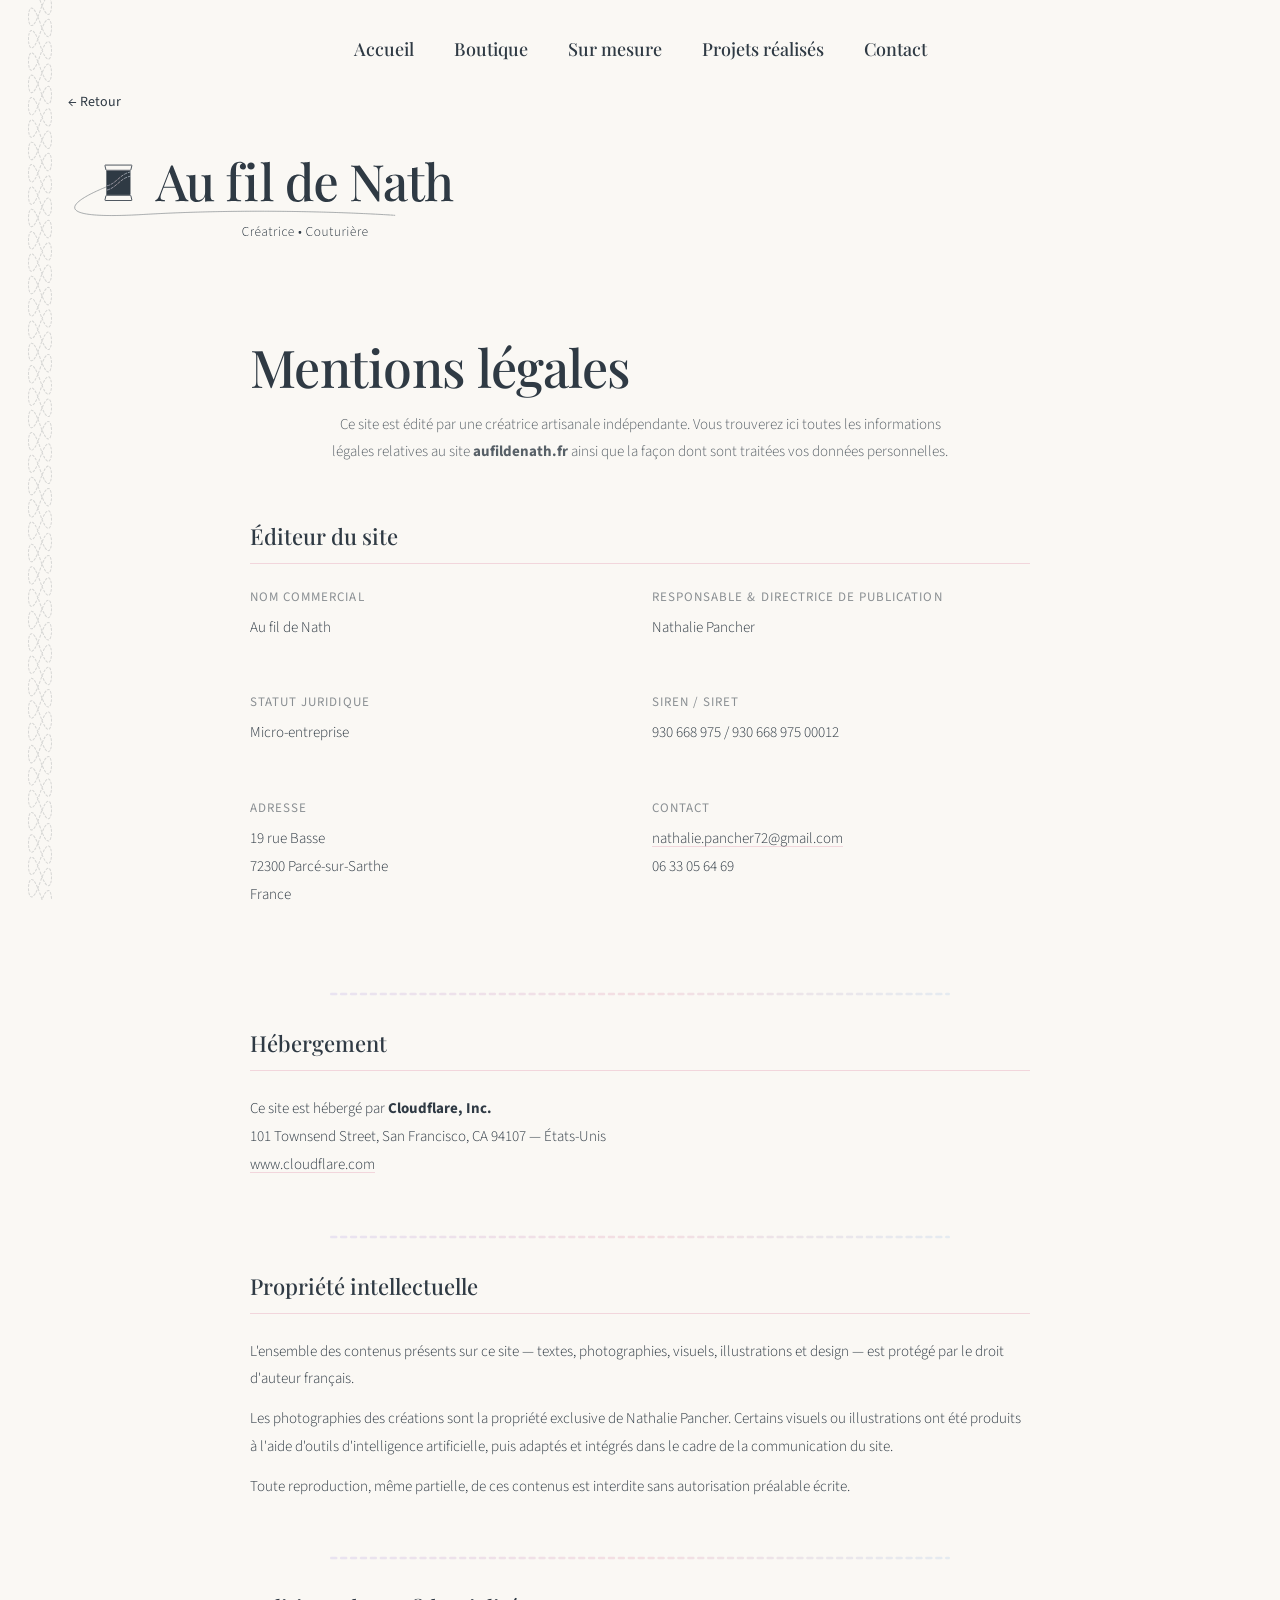
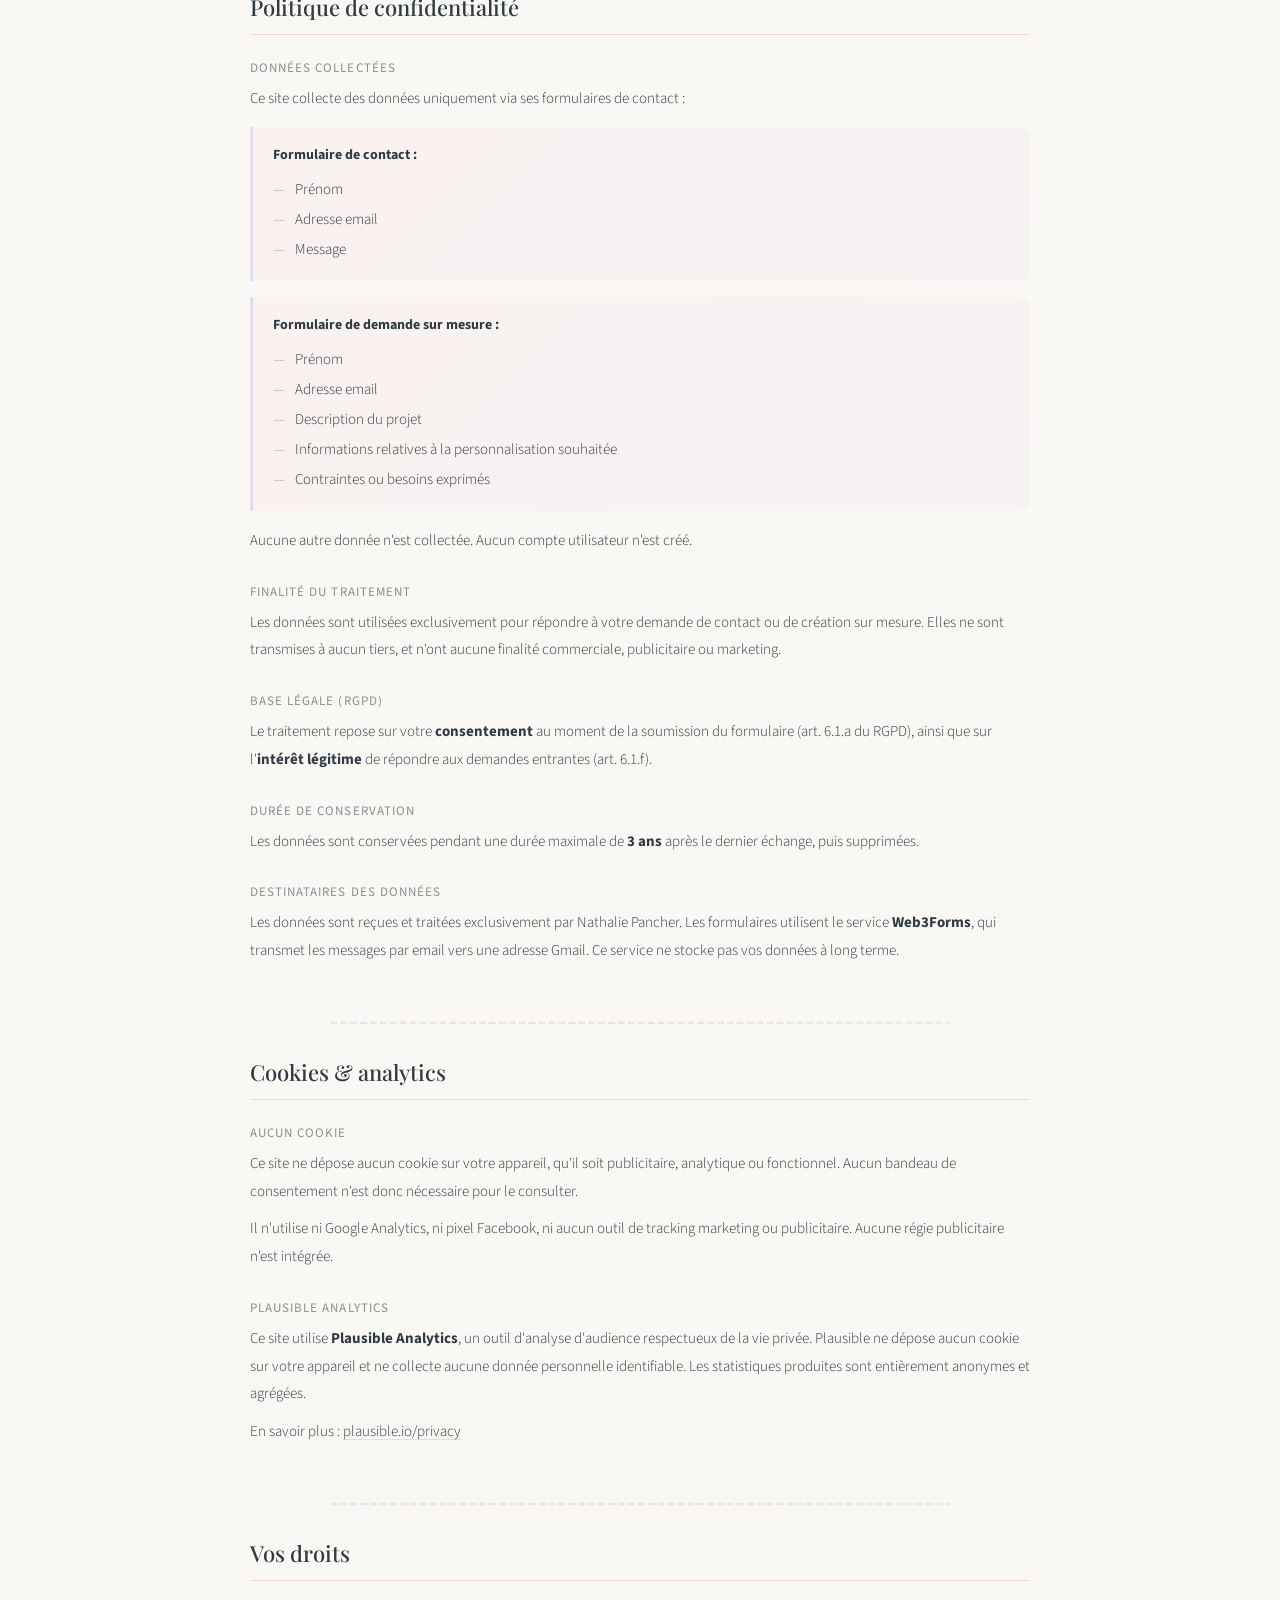
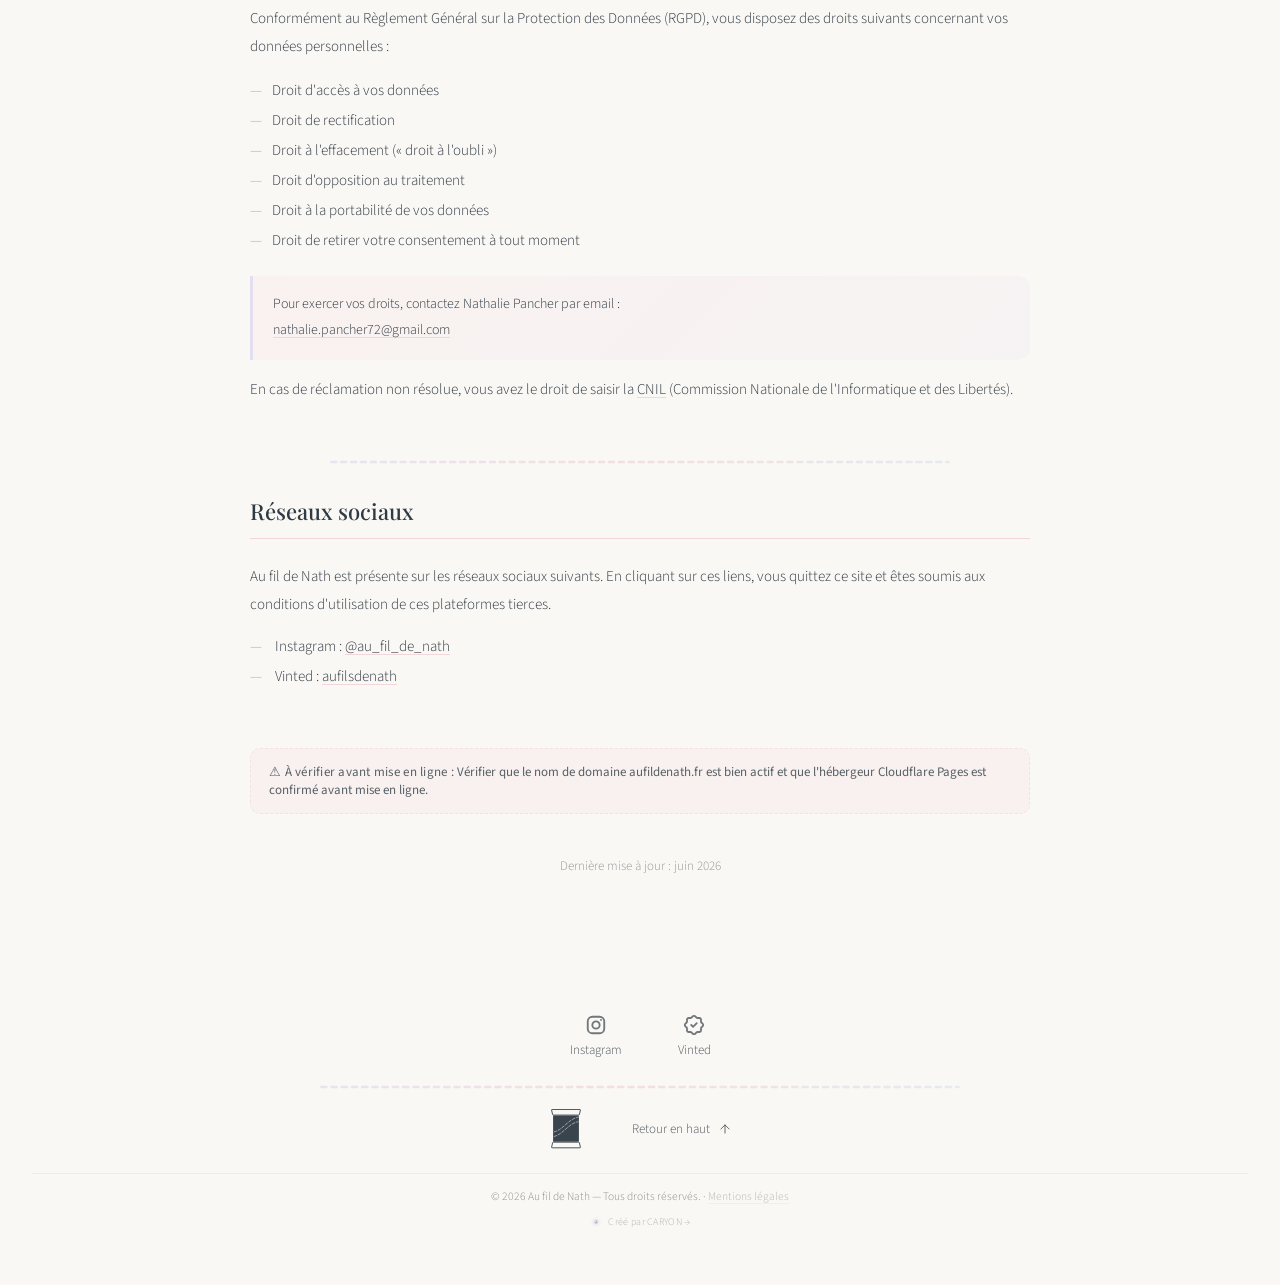
<file: mentions-legales.html>
<!DOCTYPE html>
<html lang="fr">
<head>
  <meta charset="UTF-8" />
  <meta name="viewport" content="width=device-width, initial-scale=1.0" />
  <title>Mentions légales — Au fil de Nath</title>
  <meta name="robots" content="noindex" />

  <link rel="preconnect" href="https://fonts.googleapis.com" />
  <link rel="preconnect" href="https://fonts.gstatic.com" crossorigin />
  <link href="https://fonts.googleapis.com/css2?family=Playfair+Display:wght@500;600&family=Source+Sans+3:wght@300;400;600&display=swap" rel="stylesheet" />

  <link rel="stylesheet" href="variables.css" />
  <link rel="stylesheet" href="header.css" />
  <link rel="stylesheet" href="sections.css" />
  <link rel="stylesheet" href="pages.css" />

  <style>
    /* ── Page mentions légales ── */
    .legal__intro {
      font-family: var(--font-sans);
      font-size: 15px;
      font-weight: 300;
      color: var(--color-marine);
      line-height: 1.8;
      max-width: 640px;
      margin: 0 auto 56px;
      text-align: center;
      opacity: 0.8;
    }

    .legal__section {
      margin-bottom: 56px;
    }

    .legal__section-title {
      font-family: var(--font-serif);
      font-size: clamp(18px, 2.5vw, 22px);
      font-weight: 500;
      color: var(--color-marine);
      margin: 0 0 24px;
      padding-bottom: 12px;
      border-bottom: 1.5px solid var(--color-rose);
    }

    .legal__block {
      margin-bottom: 28px;
    }

    .legal__block-title {
      font-family: var(--font-sans);
      font-size: 13px;
      font-weight: 400;
      letter-spacing: 0.08em;
      text-transform: uppercase;
      color: var(--color-marine);
      opacity: 0.55;
      margin: 0 0 8px;
    }

    .legal__text {
      font-family: var(--font-sans);
      font-size: 15px;
      font-weight: 300;
      color: var(--color-marine);
      line-height: 1.85;
      margin: 0;
    }

    .legal__text + .legal__text {
      margin-top: 10px;
    }

    .legal__list {
      font-family: var(--font-sans);
      font-size: 15px;
      font-weight: 300;
      color: var(--color-marine);
      line-height: 2;
      list-style: none;
      padding: 0;
      margin: 0;
    }

    .legal__list li::before {
      content: "—";
      margin-right: 10px;
      opacity: 0.4;
    }

    .legal__highlight {
      background: linear-gradient(135deg, rgba(242, 214, 220, 0.18) 0%, rgba(227, 221, 240, 0.18) 100%);
      border-left: 3px solid var(--color-violet);
      border-radius: 0 12px 12px 0;
      padding: 16px 20px;
      margin: 16px 0;
    }

    .legal__highlight .legal__text {
      font-size: 14px;
    }

    /* ⚠ À compléter avant mise en ligne */
    .legal__todo {
      background: rgba(242, 214, 220, 0.25);
      border: 1px dashed rgba(242, 214, 220, 0.8);
      border-radius: 10px;
      padding: 14px 18px;
      margin: 12px 0;
      font-family: var(--font-sans);
      font-size: 13px;
      font-weight: 400;
      color: var(--color-marine);
      opacity: 0.8;
    }

    .legal__todo::before {
      content: "⚠ À vérifier avant mise en ligne : ";
      font-weight: 400;
      letter-spacing: 0.02em;
    }

    .legal__link {
      color: var(--color-marine);
      text-decoration: underline;
      text-underline-offset: 3px;
      text-decoration-color: var(--color-rose);
    }

    .legal__link:hover {
      text-decoration-color: var(--color-marine);
    }

    /* Séparateurs avec respiration verticale */
    .page__inner .section-separator {
      margin-top: 32px;
      margin-bottom: 32px;
    }

    .legal__grid {
      display: grid;
      grid-template-columns: 1fr 1fr;
      gap: 24px;
    }

    @media (max-width: 600px) {
      .legal__grid {
        grid-template-columns: 1fr;
      }
    }
  </style>
</head>

<body class="page-wrapper">

  <header class="site-header site-header--inner" id="site-header">
    <div class="site-header__nav-bar">
      <div class="site-header__inner">
        <a href="index.html" class="site-header__logo-sticky"><img src="assets/logo%20sans%20fond.svg" alt="Au fil de Nath" width="220" height="80" /></a>
        <nav class="site-header__nav">
          <ul class="site-header__nav-list">
            <li><a href="index.html" class="site-header__nav-link">Accueil</a></li>
            <li><a href="boutique.html" class="site-header__nav-link">Boutique</a></li>
            <li><a href="parler-de-mon-projet.html" class="site-header__nav-link">Sur mesure</a></li>
            <li><a href="index.html#realisations" class="site-header__nav-link">Projets réalisés</a></li>
            <li><a href="index.html#contact" class="site-header__nav-link">Contact</a></li>
          </ul>
        </nav>
        <a href="parler-de-mon-projet.html" class="btn btn--gradient site-header__cta-sticky">Parler de mon projet</a>
        <button class="site-header__hamburger" aria-label="Ouvrir le menu" aria-expanded="false" aria-controls="mobile-menu">
          <span></span><span></span><span></span>
        </button>
      </div>
    </div>
    <div class="site-header__logo-block">
      <div class="site-header__inner">
        <a href="index.html" class="back-link">← Retour</a>
        <a href="index.html" class="site-header__logo-hero"><img src="assets/logo%20sans%20fond.svg" alt="Au fil de Nath" width="380" height="138" /></a>
      </div>
    </div>
    <div class="site-header__mobile-menu" id="mobile-menu" aria-hidden="true">
      <hr class="site-header__mobile-menu__sep" aria-hidden="true" />
      <div class="site-header__mobile-menu__inner">
        <nav aria-label="Menu mobile">
          <ul>
            <li><a href="index.html">Accueil</a></li>
            <li><a href="boutique.html">Boutique</a></li>
            <li><a href="parler-de-mon-projet.html">Sur mesure</a></li>
            <li><a href="index.html#realisations">Projets réalisés</a></li>
            <li><a href="index.html#contact">Contact</a></li>
          </ul>
        </nav>
        <a href="parler-de-mon-projet.html" class="btn btn--gradient">Parler de mon projet</a>
        <p class="site-header__mobile-menu__tagline">Chaque projet est étudié avec attention<br />Les délais et tarifs sont définis ensemble.</p>
      </div>
      <hr class="site-header__mobile-menu__sep site-header__mobile-menu__sep--bottom" aria-hidden="true" />
    </div>
  </header>


  <main>
    <section class="page">
      <div class="page__inner" style="max-width: 780px;">

        <h1 class="page__title">Mentions légales</h1>

        <p class="legal__intro">
          Ce site est édité par une créatrice artisanale indépendante.
          Vous trouverez ici toutes les informations légales relatives au site
          <strong>aufildenath.fr</strong> ainsi que la façon dont sont traitées
          vos données personnelles.
        </p>

        <!-- ── 1. ÉDITEUR ─────────────────────────────── -->
        <div class="legal__section">
          <h2 class="legal__section-title">Éditeur du site</h2>

          <div class="legal__grid">
            <div class="legal__block">
              <p class="legal__block-title">Nom commercial</p>
              <p class="legal__text">Au fil de Nath</p>
            </div>
            <div class="legal__block">
              <p class="legal__block-title">Responsable & Directrice de publication</p>
              <p class="legal__text">Nathalie Pancher</p>
            </div>
            <div class="legal__block">
              <p class="legal__block-title">Statut juridique</p>
              <p class="legal__text">Micro-entreprise</p>
            </div>
            <div class="legal__block">
              <p class="legal__block-title">SIREN / SIRET</p>
              <p class="legal__text">930 668 975 / 930 668 975 00012</p>
            </div>
            <div class="legal__block">
              <p class="legal__block-title">Adresse</p>
              <p class="legal__text">19 rue Basse<br />72300 Parcé-sur-Sarthe<br />France</p>
            </div>
            <div class="legal__block">
              <p class="legal__block-title">Contact</p>
              <p class="legal__text">
                <a href="mailto:nathalie.pancher72@gmail.com" class="legal__link">nathalie.pancher72@gmail.com</a><br />
                06 33 05 64 69
              </p>
            </div>
          </div>
        </div>

        <img class="section-separator" src="assets/S%C3%A9parateur%20final.svg" alt="" aria-hidden="true" />

        <!-- ── 2. HÉBERGEMENT ──────────────────────────── -->
        <div class="legal__section">
          <h2 class="legal__section-title">Hébergement</h2>

          <div class="legal__block">
            <p class="legal__text">
              Ce site est hébergé par <strong>Cloudflare, Inc.</strong><br />
              101 Townsend Street, San Francisco, CA 94107 — États-Unis<br />
              <a href="https://www.cloudflare.com" target="_blank" rel="noopener" class="legal__link">www.cloudflare.com</a>
            </p>
          </div>
        </div>

        <img class="section-separator" src="assets/S%C3%A9parateur%20final.svg" alt="" aria-hidden="true" />

        <!-- ── 3. PROPRIÉTÉ INTELLECTUELLE ────────────── -->
        <div class="legal__section">
          <h2 class="legal__section-title">Propriété intellectuelle</h2>

          <p class="legal__text">
            L'ensemble des contenus présents sur ce site — textes, photographies, visuels,
            illustrations et design — est protégé par le droit d'auteur français.
          </p>
          <p class="legal__text" style="margin-top: 12px;">
            Les photographies des créations sont la propriété exclusive de Nathalie Pancher.
            Certains visuels ou illustrations ont été produits à l'aide d'outils
            d'intelligence artificielle, puis adaptés et intégrés dans le cadre de la
            communication du site.
          </p>
          <p class="legal__text" style="margin-top: 12px;">
            Toute reproduction, même partielle, de ces contenus est interdite sans
            autorisation préalable écrite.
          </p>
        </div>

        <img class="section-separator" src="assets/S%C3%A9parateur%20final.svg" alt="" aria-hidden="true" />

        <!-- ── 4. POLITIQUE DE CONFIDENTIALITÉ ─────────── -->
        <div class="legal__section">
          <h2 class="legal__section-title">Politique de confidentialité</h2>

          <!-- Données collectées -->
          <div class="legal__block">
            <p class="legal__block-title">Données collectées</p>
            <p class="legal__text">Ce site collecte des données uniquement via ses formulaires de contact :</p>

            <div class="legal__highlight" style="margin-top: 14px;">
              <p class="legal__text"><strong>Formulaire de contact :</strong></p>
              <ul class="legal__list" style="margin-top: 6px;">
                <li>Prénom</li>
                <li>Adresse email</li>
                <li>Message</li>
              </ul>
            </div>

            <div class="legal__highlight">
              <p class="legal__text"><strong>Formulaire de demande sur mesure :</strong></p>
              <ul class="legal__list" style="margin-top: 6px;">
                <li>Prénom</li>
                <li>Adresse email</li>
                <li>Description du projet</li>
                <li>Informations relatives à la personnalisation souhaitée</li>
                <li>Contraintes ou besoins exprimés</li>
              </ul>
            </div>

            <p class="legal__text" style="margin-top: 14px;">
              Aucune autre donnée n'est collectée. Aucun compte utilisateur n'est créé.
            </p>
          </div>

          <!-- Finalité -->
          <div class="legal__block">
            <p class="legal__block-title">Finalité du traitement</p>
            <p class="legal__text">
              Les données sont utilisées exclusivement pour répondre à votre demande de contact
              ou de création sur mesure. Elles ne sont transmises à aucun tiers, et n'ont aucune
              finalité commerciale, publicitaire ou marketing.
            </p>
          </div>

          <!-- Base légale -->
          <div class="legal__block">
            <p class="legal__block-title">Base légale (RGPD)</p>
            <p class="legal__text">
              Le traitement repose sur votre <strong>consentement</strong> au moment de la soumission
              du formulaire (art. 6.1.a du RGPD), ainsi que sur l'<strong>intérêt légitime</strong>
              de répondre aux demandes entrantes (art. 6.1.f).
            </p>
          </div>

          <!-- Conservation -->
          <div class="legal__block">
            <p class="legal__block-title">Durée de conservation</p>
            <p class="legal__text">
              Les données sont conservées pendant une durée maximale de <strong>3 ans</strong>
              après le dernier échange, puis supprimées.
            </p>
          </div>

          <!-- Destinataires -->
          <div class="legal__block">
            <p class="legal__block-title">Destinataires des données</p>
            <p class="legal__text">
              Les données sont reçues et traitées exclusivement par Nathalie Pancher.
              Les formulaires utilisent le service <strong>Web3Forms</strong>, qui transmet
              les messages par email vers une adresse Gmail. Ce service ne stocke pas vos données
              à long terme.
            </p>
          </div>
        </div>

        <img class="section-separator" src="assets/S%C3%A9parateur%20final.svg" alt="" aria-hidden="true" />

        <!-- ── 5. COOKIES & ANALYTICS ──────────────────── -->
        <div class="legal__section">
          <h2 class="legal__section-title">Cookies &amp; analytics</h2>

          <div class="legal__block">
            <p class="legal__block-title">Aucun cookie</p>
            <p class="legal__text">
              Ce site ne dépose aucun cookie sur votre appareil, qu'il soit
              publicitaire, analytique ou fonctionnel. Aucun bandeau de consentement
              n'est donc nécessaire pour le consulter.
            </p>
            <p class="legal__text" style="margin-top: 10px;">
              Il n'utilise ni Google Analytics, ni pixel Facebook, ni aucun outil
              de tracking marketing ou publicitaire. Aucune régie publicitaire n'est
              intégrée.
            </p>
          </div>

          <div class="legal__block">
            <p class="legal__block-title">Plausible Analytics</p>
            <p class="legal__text">
              Ce site utilise <strong>Plausible Analytics</strong>, un outil d'analyse
              d'audience respectueux de la vie privée. Plausible ne dépose aucun cookie
              sur votre appareil et ne collecte aucune donnée personnelle identifiable.
              Les statistiques produites sont entièrement anonymes et agrégées.
            </p>
            <p class="legal__text" style="margin-top: 10px;">
              En savoir plus : <a href="https://plausible.io/privacy" target="_blank" rel="noopener" class="legal__link">plausible.io/privacy</a>
            </p>
          </div>
        </div>

        <img class="section-separator" src="assets/S%C3%A9parateur%20final.svg" alt="" aria-hidden="true" />

        <!-- ── 6. VOS DROITS RGPD ─────────────────────── -->
        <div class="legal__section">
          <h2 class="legal__section-title">Vos droits</h2>

          <p class="legal__text" style="margin-bottom: 16px;">
            Conformément au Règlement Général sur la Protection des Données (RGPD),
            vous disposez des droits suivants concernant vos données personnelles :
          </p>

          <ul class="legal__list" style="margin-bottom: 20px;">
            <li>Droit d'accès à vos données</li>
            <li>Droit de rectification</li>
            <li>Droit à l'effacement (« droit à l'oubli »)</li>
            <li>Droit d'opposition au traitement</li>
            <li>Droit à la portabilité de vos données</li>
            <li>Droit de retirer votre consentement à tout moment</li>
          </ul>

          <div class="legal__highlight">
            <p class="legal__text">
              Pour exercer vos droits, contactez Nathalie Pancher par email :<br />
              <a href="mailto:nathalie.pancher72@gmail.com" class="legal__link">nathalie.pancher72@gmail.com</a>
            </p>
          </div>

          <p class="legal__text" style="margin-top: 16px;">
            En cas de réclamation non résolue, vous avez le droit de saisir la
            <a href="https://www.cnil.fr" target="_blank" rel="noopener" class="legal__link">CNIL</a>
            (Commission Nationale de l'Informatique et des Libertés).
          </p>
        </div>

        <img class="section-separator" src="assets/S%C3%A9parateur%20final.svg" alt="" aria-hidden="true" />

        <!-- ── 7. RÉSEAUX SOCIAUX ─────────────────────── -->
        <div class="legal__section">
          <h2 class="legal__section-title">Réseaux sociaux</h2>

          <p class="legal__text" style="margin-bottom: 14px;">
            Au fil de Nath est présente sur les réseaux sociaux suivants. En cliquant
            sur ces liens, vous quittez ce site et êtes soumis aux conditions d'utilisation
            de ces plateformes tierces.
          </p>

          <ul class="legal__list">
            <li>
              Instagram :
              <a href="https://www.instagram.com/au_fil_de_nath/" target="_blank" rel="noopener" class="legal__link">
                @au_fil_de_nath
              </a>
            </li>
            <li>
              Vinted :
              <a href="https://www.vinted.fr/member/133558715-aufilsdenath" target="_blank" rel="noopener" class="legal__link">
                aufilsdenath
              </a>
            </li>
          </ul>
        </div>

        <!-- ── NOTE MISE EN LIGNE ─────────────────────── -->
        <div class="legal__todo">
          Vérifier que le nom de domaine aufildenath.fr est bien actif et que l'hébergeur Cloudflare Pages est confirmé avant mise en ligne.
        </div>

        <p class="legal__text" style="margin-top: 40px; opacity: 0.5; font-size: 13px; text-align: center;">
          Dernière mise à jour : juin 2026
        </p>

      </div>
    </section>
  </main>


  <footer class="site-footer" role="contentinfo">
    <div class="site-footer__inner">

      <div class="site-footer__social" aria-label="Retrouvez Au fil de Nath sur les réseaux">
        <a href="https://www.instagram.com/au_fil_de_nath/" target="_blank" rel="noopener">
          <img src="assets/logo%20insta.svg" alt="" aria-hidden="true" />
          <span class="site-footer__social-label">Instagram</span>
        </a>
        <a href="https://www.vinted.fr/member/133558715-aufilsdenath?utm_source=ig&utm_medium=social&utm_content=link_in_bio&fbclid=PAZXh0bgNhZW0CMTEAc3J0YwZhcHBfaWQPOTM2NjE5NzQzMzkyNDU5AAGnB0zWrY0VCp5iScxJnM4wXbTlK7Rzn_t2t8GuV2q97yDfnE0mERHfE2xr-8g_aem_fn0HZ6scnlGo0cQ_6BgeYw" target="_blank" rel="noopener">
          <img src="assets/Check%20vinted.svg" alt="" aria-hidden="true" />
          <span class="site-footer__social-label">Vinted</span>
        </a>
      </div>

      <img class="site-footer__separator" src="assets/S%C3%A9parateur%20final.svg" alt="" aria-hidden="true" />

      <div class="site-footer__bottom-row">
        <a href="index.html" class="site-footer__logo" aria-label="Au fil de Nath — Accueil">
          <img src="assets/logo%20seul%20final.svg" alt="Au fil de Nath" />
        </a>
        <button type="button" class="site-footer__top-link" data-back-to-top aria-label="Retour en haut de la page">
          Retour en haut
          <svg viewBox="0 0 24 24" fill="none" stroke="currentColor" stroke-width="1.5" stroke-linecap="round" stroke-linejoin="round" aria-hidden="true"><path d="M12 19V5M5 12l7-7 7 7"/></svg>
        </button>
      </div>

      <div class="site-footer__bottom">
        © <span data-footer-year>2026</span> Au fil de Nath — Tous droits réservés.
        · <a href="mentions-legales.html" class="site-footer__legal-link">Mentions légales</a>
      </div>

      <!-- 5) Mention créateur -->
      <div class="site-footer__caryon">
        <a href="https://caryonstudio.fr" target="_blank" rel="noopener" class="site-footer__caryon-link">
          <img src="assets/caryon-logo.svg" alt="" aria-hidden="true" />
          Créé par CARYON →
        </a>
      </div>

    </div>
  </footer>

  <script>
    // Mise à jour année footer
    const yearEl = document.querySelector('[data-footer-year]');
    if (yearEl) yearEl.textContent = new Date().getFullYear();

    // Retour en haut
    const backToTop = document.querySelector('[data-back-to-top]');
    if (backToTop) {
      backToTop.addEventListener('click', () => window.scrollTo({ top: 0, behavior: 'smooth' }));
    }

    // Menu hamburger
    const hamburger = document.querySelector('.site-header__hamburger');
    const mobileMenu = document.getElementById('mobile-menu');
    if (hamburger && mobileMenu) {
      hamburger.addEventListener('click', () => {
        const isOpen = hamburger.getAttribute('aria-expanded') === 'true';
        hamburger.setAttribute('aria-expanded', String(!isOpen));
        mobileMenu.setAttribute('aria-hidden', String(isOpen));
        mobileMenu.classList.toggle('is-open', !isOpen);
      });
    }
  </script>

</body>
</html>
</file>
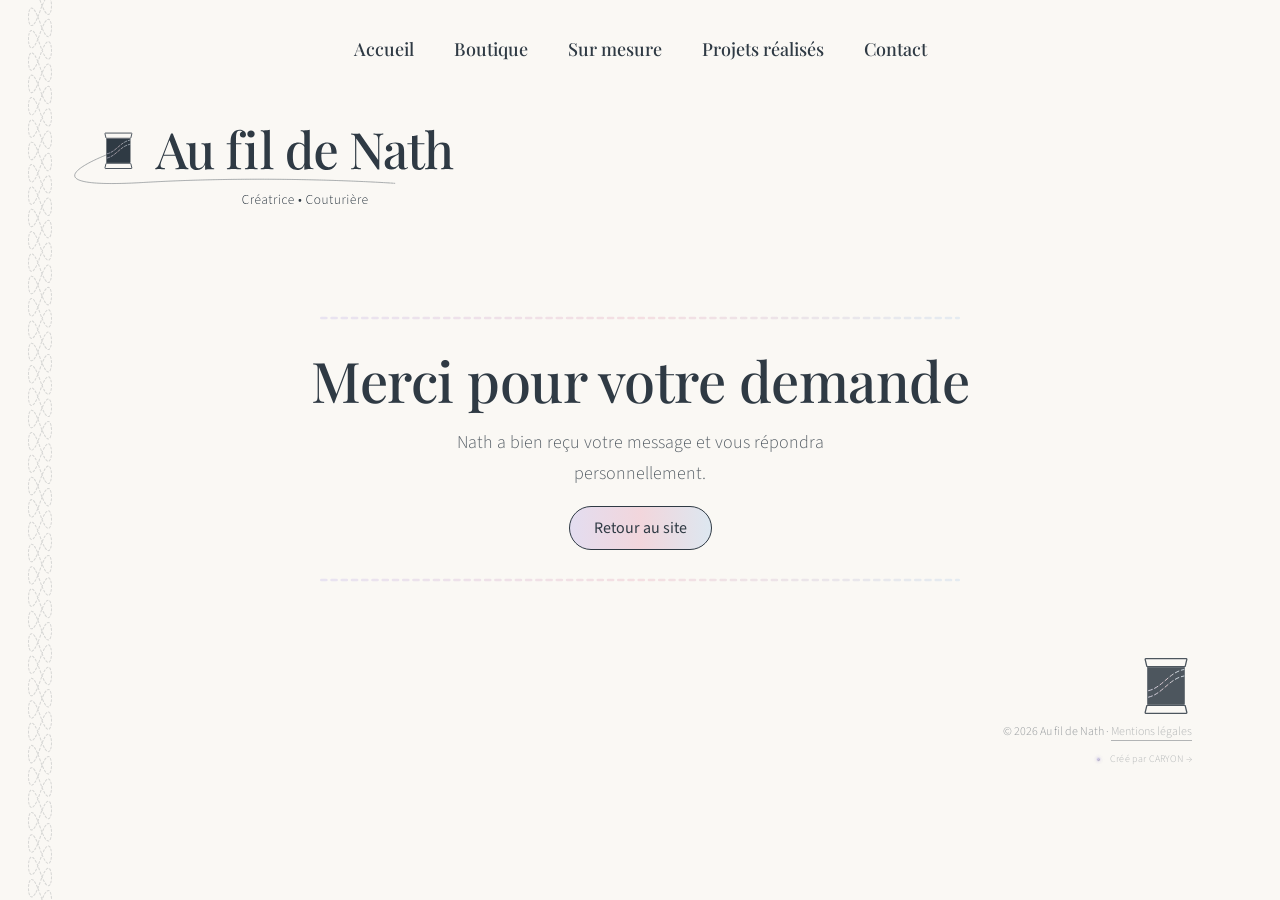
<file: merci.html>
<!DOCTYPE html>
<html lang="fr">
<head>
  <meta charset="UTF-8" />
  <meta name="viewport" content="width=device-width, initial-scale=1.0" />
  <title>Merci pour votre demande — Au fil de Nath</title>

  <link rel="preconnect" href="https://fonts.googleapis.com" />
  <link rel="preconnect" href="https://fonts.gstatic.com" crossorigin />
  <link href="https://fonts.googleapis.com/css2?family=Playfair+Display:wght@500;600&family=Source+Sans+3:wght@300;400;600&display=swap" rel="stylesheet" />

  <link rel="stylesheet" href="variables.css" />
  <link rel="stylesheet" href="header.css" />
  <link rel="stylesheet" href="sections.css" />

  <style>
    /* ── Layout pleine hauteur ── */
    .status-wrap {
      display: flex;
      flex-direction: column;
      padding: 32px 0 64px;
      justify-content: center;
      gap: 28px;
    }

    /* ── Bloc central ── */
    .status-body {
      display: flex;
      flex-direction: column;
      align-items: center;
      justify-content: center;
      text-align: center;
      padding: 0 var(--page-padding-x);
      gap: 16px;
    }

    .status__title {
      font-family: var(--font-serif);
      font-size: clamp(32px, 5vw, 56px);
      font-weight: var(--weight-medium);
      color: var(--color-marine);
      margin: 0;
      letter-spacing: -0.5px;
      line-height: 1.15;
    }

    .status__text {
      font-family: var(--font-sans);
      font-size: 18px;
      font-weight: var(--weight-light);
      color: var(--color-marine);
      margin: 0;
      opacity: 0.8;
      max-width: 440px;
      line-height: 1.7;
    }

    /* ── Pied de page minimal ── */
    .status-footer {
      display: flex;
      flex-direction: column;
      align-items: flex-end;
      padding: 12px var(--page-padding-x) 20px;
      gap: 8px;
    }

    .status-footer__logo img {
      width: 52px;
      height: auto;
      opacity: 0.85;
      display: block;
    }

    .status-footer__legal {
      font-family: var(--font-sans);
      font-size: 12px;
      font-weight: var(--weight-light);
      color: var(--color-marine);
      opacity: 0.5;
      text-align: right;
    }

    .status-footer__legal a {
      color: inherit;
      text-decoration: none;
      border-bottom: 0.5px solid currentColor;
      opacity: 0.7;
      transition: opacity 0.2s;
    }

    .status-footer__legal a:hover { opacity: 1; }

    .status-footer__caryon { margin-top: 4px; }
    .status-footer__caryon a {
      display: inline-flex; align-items: center; gap: 5px;
      text-decoration: none; color: var(--color-marine);
      font-family: var(--font-sans); font-size: 10px;
      font-weight: 300; letter-spacing: 0.3px; opacity: 0.35;
      transition: opacity 0.2s;
    }
    .status-footer__caryon a:hover { opacity: 0.65; }
    .status-footer__caryon img { display: block; width: 13px; height: 13px; object-fit: contain; }

    @media (max-width: 768px) {
      .status__text { font-size: 16px; }
      .status-footer { align-items: center; text-align: center; }
      .status-footer__legal { text-align: center; }
    }
  </style>
</head>

<body class="page-wrapper">

  <!-- ── HEADER ──────────────────────────────────────────── -->
  <header class="site-header site-header--inner" id="site-header">
    <div class="site-header__nav-bar">
      <div class="site-header__inner">
        <a href="index.html" class="site-header__logo-sticky" aria-label="Au fil de Nath — Accueil">
          <img src="assets/logo%20sans%20fond.svg" alt="Au fil de Nath" width="220" height="80" />
        </a>
        <nav class="site-header__nav" aria-label="Navigation principale">
          <ul class="site-header__nav-list">
            <li><a href="index.html" class="site-header__nav-link">Accueil</a></li>
            <li><a href="boutique.html" class="site-header__nav-link">Boutique</a></li>
            <li><a href="parler-de-mon-projet.html" class="site-header__nav-link">Sur mesure</a></li>
            <li><a href="index.html#realisations" class="site-header__nav-link">Projets réalisés</a></li>
            <li><a href="index.html#contact" class="site-header__nav-link">Contact</a></li>
          </ul>
        </nav>
        <a href="parler-de-mon-projet.html" class="btn btn--gradient site-header__cta-sticky">Parler de mon projet</a>
        <button class="site-header__hamburger" aria-label="Ouvrir le menu" aria-expanded="false" aria-controls="mobile-menu">
          <span></span><span></span><span></span>
        </button>
      </div>
    </div>

    <div class="site-header__logo-block">
      <div class="site-header__inner">
        <a href="index.html" class="site-header__logo-hero" aria-label="Au fil de Nath — Accueil">
          <img src="assets/logo%20sans%20fond.svg" alt="Au fil de Nath" width="380" height="138" />
        </a>
      </div>
    </div>

    <div class="site-header__mobile-menu" id="mobile-menu" aria-hidden="true">
      <hr class="site-header__mobile-menu__sep" aria-hidden="true" />
      <div class="site-header__mobile-menu__inner">
        <nav aria-label="Menu mobile">
          <ul>
            <li><a href="index.html">Accueil</a></li>
            <li><a href="boutique.html">Boutique</a></li>
            <li><a href="parler-de-mon-projet.html">Sur mesure</a></li>
            <li><a href="index.html#realisations">Projets réalisés</a></li>
            <li><a href="index.html#contact">Contact</a></li>
          </ul>
        </nav>
        <a href="parler-de-mon-projet.html" class="btn btn--gradient">Parler de mon projet</a>
        <p class="site-header__mobile-menu__tagline">Chaque projet est étudié avec attention<br />Les délais et tarifs sont définis ensemble.</p>
      </div>
      <hr class="site-header__mobile-menu__sep site-header__mobile-menu__sep--bottom" aria-hidden="true" />
    </div>
  </header>


  <!-- ── CONTENU ──────────────────────────────────────────── -->
  <main>
    <div class="status-wrap">

      <!-- Séparateur haut -->
      <img class="section-separator" src="assets/S%C3%A9parateur%20final.svg" alt="" aria-hidden="true"
           style="margin-top: 0;" />

      <!-- Bloc central -->
      <div class="status-body">
        <h1 class="status__title">Merci pour votre demande</h1>
        <p class="status__text">Nath a bien reçu votre message et vous répondra personnellement.</p>
        <a href="index.html" class="btn btn--gradient">Retour au site</a>
      </div>

      <!-- Séparateur bas -->
      <img class="section-separator" src="assets/S%C3%A9parateur%20final.svg" alt="" aria-hidden="true"
           style="margin-bottom: 0;" />

    </div>
  </main>


  <!-- ── PIED DE PAGE MINIMAL ────────────────────────────── -->
  <footer class="status-footer" role="contentinfo">
    <a href="index.html" class="status-footer__logo" aria-label="Au fil de Nath — Accueil">
      <img src="assets/logo%20seul%20final.svg" alt="Au fil de Nath" />
    </a>
    <div class="status-footer__legal">
      © <span data-footer-year>2026</span> Au fil de Nath
      · <a href="mentions-legales.html">Mentions légales</a>
    </div>
    <div class="status-footer__caryon">
      <a href="https://caryonstudio.fr" target="_blank" rel="noopener">
        <img src="assets/caryon-logo.svg" alt="" aria-hidden="true" />
        Créé par CARYON →
      </a>
    </div>
  </footer>

  <script src="header.js"></script>
  <script>
    /* Année dynamique */
    const el = document.querySelector('[data-footer-year]');
    if (el) el.textContent = new Date().getFullYear();
  </script>
</body>
</html>
</file>
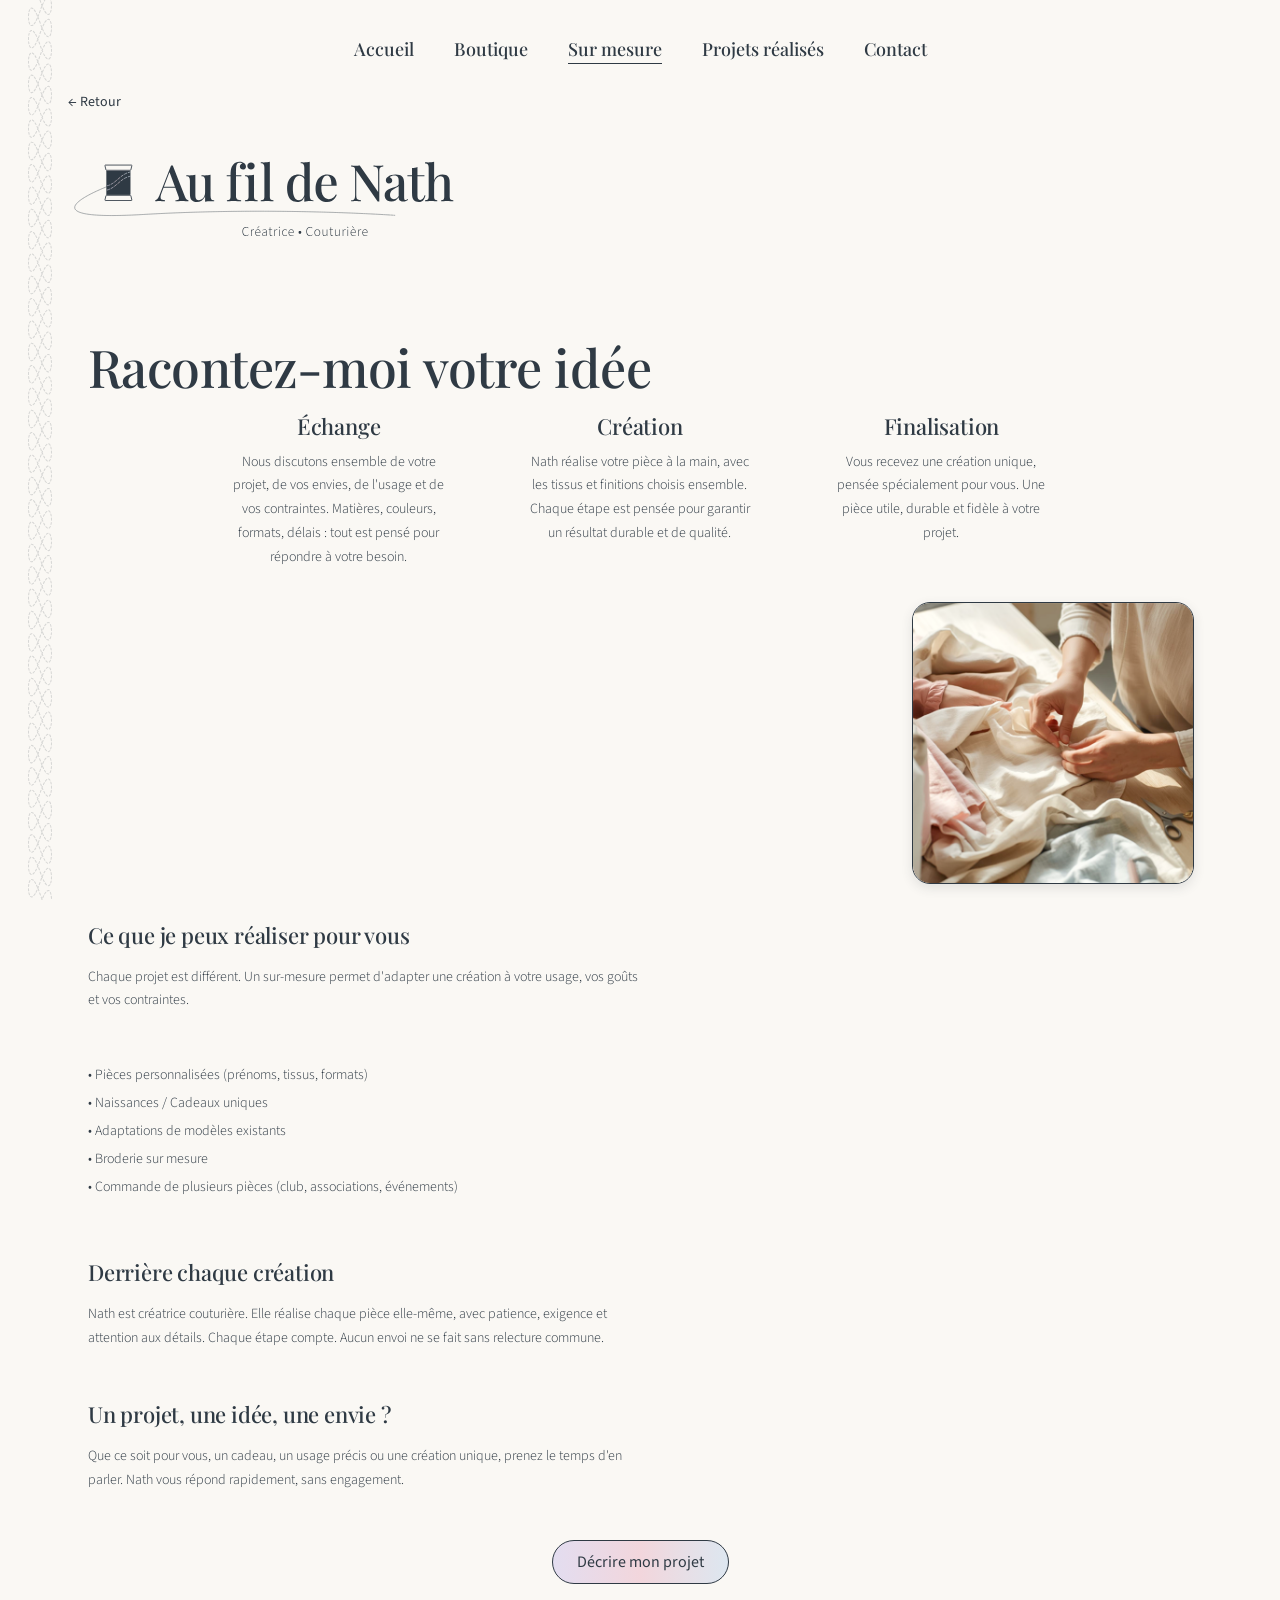
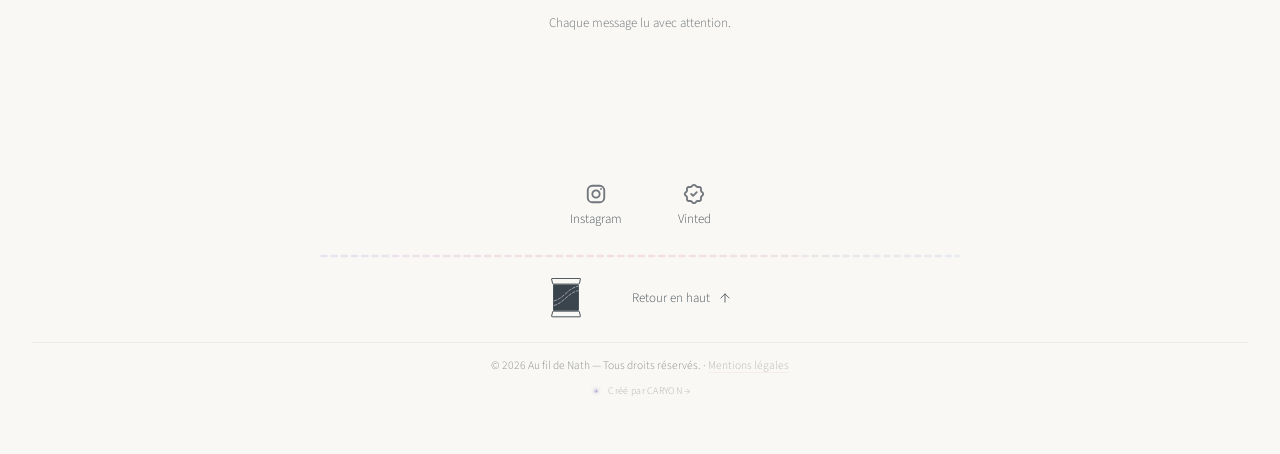
<file: parler-de-mon-projet.html>
<!DOCTYPE html>
<html lang="fr">
<head>
  <meta charset="UTF-8" />
  <meta name="viewport" content="width=device-width, initial-scale=1.0" />
  <title>Racontez-moi votre idée — Au fil de Nath</title>

  <link rel="preconnect" href="https://fonts.googleapis.com" />
  <link rel="preconnect" href="https://fonts.gstatic.com" crossorigin />
  <link href="https://fonts.googleapis.com/css2?family=Playfair+Display:wght@500;600&family=Source+Sans+3:wght@300;400;600&display=swap" rel="stylesheet" />

  <link rel="stylesheet" href="variables.css" />
  <link rel="stylesheet" href="header.css" />
  <link rel="stylesheet" href="sections.css" />
  <link rel="stylesheet" href="pages.css" />
</head>

<body class="page-wrapper">

  <header class="site-header site-header--inner" id="site-header">
    <div class="site-header__nav-bar">
      <div class="site-header__inner">
        <a href="index.html" class="site-header__logo-sticky"><img src="assets/logo%20sans%20fond.svg" alt="Au fil de Nath" width="220" height="80" /></a>
        <nav class="site-header__nav">
          <ul class="site-header__nav-list">
            <li><a href="index.html" class="site-header__nav-link">Accueil</a></li>
            <li><a href="boutique.html" class="site-header__nav-link">Boutique</a></li>
            <li><a href="parler-de-mon-projet.html" class="site-header__nav-link is-active">Sur mesure</a></li>
            <li><a href="index.html#realisations" class="site-header__nav-link">Projets réalisés</a></li>
            <li><a href="index.html#contact" class="site-header__nav-link">Contact</a></li>
          </ul>
        </nav>
        <a href="parler-de-mon-projet.html" class="btn btn--gradient site-header__cta-sticky">Parler de mon projet</a>
        <button class="site-header__hamburger" aria-label="Ouvrir le menu" aria-expanded="false" aria-controls="mobile-menu">
          <span></span><span></span><span></span>
        </button>
      </div>
    </div>
    <div class="site-header__logo-block">
      <div class="site-header__inner">
        <a href="index.html" class="back-link">← Retour</a>
        <a href="index.html" class="site-header__logo-hero"><img src="assets/logo%20sans%20fond.svg" alt="Au fil de Nath" width="380" height="138" /></a>
      </div>
    </div>
    <div class="site-header__mobile-menu" id="mobile-menu" aria-hidden="true">
      <hr class="site-header__mobile-menu__sep" aria-hidden="true" />
      <div class="site-header__mobile-menu__inner">
        <nav aria-label="Menu mobile">
          <ul>
            <li><a href="index.html">Accueil</a></li>
            <li><a href="boutique.html">Boutique</a></li>
            <li><a href="parler-de-mon-projet.html">Sur mesure</a></li>
            <li><a href="index.html#realisations">Projets réalisés</a></li>
            <li><a href="index.html#contact">Contact</a></li>
          </ul>
        </nav>
        <a href="parler-de-mon-projet.html" class="btn btn--gradient">Parler de mon projet</a>
        <p class="site-header__mobile-menu__tagline">Chaque projet est étudié avec attention<br />Les délais et tarifs sont définis ensemble.</p>
      </div>
      <hr class="site-header__mobile-menu__sep site-header__mobile-menu__sep--bottom" aria-hidden="true" />
    </div>
  </header>


  <main>
    <section class="page">
      <div class="page__inner">

        <h1 class="page__title">Racontez-moi votre idée</h1>

        <!-- 3 étapes du process avec photo à droite -->
        <section class="surmesure" style="padding: 0 0 56px;">
          <ol class="surmesure__steps" style="margin-bottom: 0;">

            <li class="step">
              <h3 class="step__title">Échange</h3>
              <p class="step__text">
                Nous discutons ensemble de votre projet, de vos envies, de l'usage et de vos contraintes.
                Matières, couleurs, formats, délais : tout est pensé pour répondre à votre besoin.
              </p>
            </li>

            <li class="step">
              <h3 class="step__title">Création</h3>
              <p class="step__text">
                Nath réalise votre pièce à la main, avec les tissus et finitions choisis ensemble.
                Chaque étape est pensée pour garantir un résultat durable et de qualité.
              </p>
            </li>

            <li class="step">
              <h3 class="step__title">Finalisation</h3>
              <p class="step__text">
                Vous recevez une création unique, pensée spécialement pour vous. Une pièce utile,
                durable et fidèle à votre projet.
              </p>
            </li>

          </ol>

          <figure style="margin: 32px auto; max-width: 280px; float: right; margin-left: 32px;">
            <img src="assets/formulaire%20sur%20mesure%20photo.png" alt="Nathalie au travail" class="form__surmesure-photo" style="width:100%; border-radius: 18px; border: 0.5px solid var(--color-marine); box-shadow: var(--shadow-marine-soft);" />
          </figure>
        </section>

        <!-- Ce que je peux réaliser -->
        <section style="clear: both; margin-bottom: 56px;">
          <h2 class="surmesure__eyebrow">Ce que je peux réaliser pour vous</h2>
          <p class="surmesure__intro">
            Chaque projet est différent. Un sur-mesure permet d'adapter une création à votre usage,
            vos goûts et vos contraintes.
          </p>
          <ul style="list-style: none; padding: 0; font-family: var(--font-sans); font-size: 14px; font-weight: 300; color: var(--color-marine); line-height: 2;">
            <li>• Pièces personnalisées (prénoms, tissus, formats)</li>
            <li>• Naissances / Cadeaux uniques</li>
            <li>• Adaptations de modèles existants</li>
            <li>• Broderie sur mesure</li>
            <li>• Commande de plusieurs pièces (club, associations, événements)</li>
          </ul>
        </section>

        <!-- Formulaire libre -->
        <h2 class="surmesure__eyebrow">Derrière chaque création</h2>
        <p class="surmesure__intro">
          Nath est créatrice couturière. Elle réalise chaque pièce elle-même, avec patience, exigence
          et attention aux détails. Chaque étape compte. Aucun envoi ne se fait sans relecture commune.
        </p>

        <h2 class="surmesure__eyebrow">Un projet, une idée, une envie&nbsp;?</h2>
        <p class="surmesure__intro">
          Que ce soit pour vous, un cadeau, un usage précis ou une création unique, prenez le temps
          d'en parler. Nath vous répond rapidement, sans engagement.
        </p>

        <div style="display: flex; flex-direction: column; align-items: center; margin-top: 40px; gap: 16px;">
          <a href="formulaire-libre.html" class="btn btn--gradient">Décrire mon projet</a>
          <p class="form__footnote">Chaque message lu avec attention.</p>
        </div>

      </div>
    </section>
  </main>


  <footer class="site-footer" role="contentinfo">
    <div class="site-footer__inner">

      <!-- 1) Réseaux sociaux : icône + label sous chaque -->
      <div class="site-footer__social" aria-label="Retrouvez Au fil de Nath sur les réseaux">
        <a href="https://www.instagram.com/au_fil_de_nath/" target="_blank" rel="noopener">
          <img src="assets/logo%20insta.svg" alt="" aria-hidden="true" />
          <span class="site-footer__social-label">Instagram</span>
        </a>
        <a href="https://www.vinted.fr/member/133558715-aufilsdenath?utm_source=ig&utm_medium=social&utm_content=link_in_bio&fbclid=PAZXh0bgNhZW0CMTEAc3J0YwZhcHBfaWQPOTM2NjE5NzQzMzkyNDU5AAGnB0zWrY0VCp5iScxJnM4wXbTlK7Rzn_t2t8GuV2q97yDfnE0mERHfE2xr-8g_aem_fn0HZ6scnlGo0cQ_6BgeYw" target="_blank" rel="noopener">
          <img src="assets/Check%20vinted.svg" alt="" aria-hidden="true" />
          <span class="site-footer__social-label">Vinted</span>
        </a>
      </div>

      <!-- 2) Séparateur -->
      <img class="site-footer__separator" src="assets/S%C3%A9parateur%20final.svg" alt="" aria-hidden="true" />

      <!-- 3) Logo seul (gauche) + retour en haut (droite) -->
      <div class="site-footer__bottom-row">
        <a href="index.html" class="site-footer__logo" aria-label="Au fil de Nath — Accueil">
          <img src="assets/logo%20seul%20final.svg" alt="Au fil de Nath" />
        </a>
        <button type="button" class="site-footer__top-link" data-back-to-top aria-label="Retour en haut de la page">
          Retour en haut
          <svg viewBox="0 0 24 24" fill="none" stroke="currentColor" stroke-width="1.5" stroke-linecap="round" stroke-linejoin="round" aria-hidden="true"><path d="M12 19V5M5 12l7-7 7 7"/></svg>
        </button>
      </div>

      <!-- 4) Copyright -->
      <div class="site-footer__bottom">
        © <span data-footer-year>2026</span> Au fil de Nath — Tous droits réservés.
        · <a href="mentions-legales.html" class="site-footer__legal-link">Mentions légales</a>
      </div>

      <!-- 5) Mention créateur -->
      <div class="site-footer__caryon">
        <a href="https://caryonstudio.fr" target="_blank" rel="noopener" class="site-footer__caryon-link">
          <img src="assets/caryon-logo.svg" alt="" aria-hidden="true" />
          Créé par CARYON →
        </a>
      </div>

    </div>
  </footer>

  <script src="header.js"></script>
</body>
</html>
</file>
<file: variables.css>
/* ============================================================
   AU FIL DE NATH — Design Tokens
   Source : Figma "Au fil de Nath" (ssXkalTGK3zuSjSh0zyXNi)
   Extraits le 2026-05-26
   ============================================================ */

:root {

  /* ----------------------------------------------------------
     COULEURS
  ---------------------------------------------------------- */

  /* Fond & Neutre */
  --color-ecru:            #FAF8F4;   /* Fond général de toutes les pages */
  --color-text:            #2B2B2B;   /* Corps de texte principal */

  /* Primaire */
  --color-marine:          #2F3A44;   /* Bleu profond désaturé — titres, logo, éléments forts */
  --color-marine-darker:   #1F2A34;   /* Marine -15% brightness — hover du bouton primary */

  /* Ombre marine 12% — utilisée pour les visuels (photo Hero, cartes produit) */
  --shadow-marine-soft:    0 4px 12px rgba(47, 58, 68, 0.12);

  /* Secondaires — séparateurs & accents */
  --color-rose:            #F2D6DC;   /* Rose poudré */
  --color-violet:          #E3DDF0;   /* Violet clair grisé — aussi utilisé pour les boutons */
  --color-bleu-pastel:     #DDE7F0;   /* Bleu pastel grisé */

  /* Utilitaires */
  --color-white:           #FFFFFF;
  --color-transparent:     transparent;

  /* Dégradé pastel — pour le CTA "Parler de mon projet" du menu mobile */
  --gradient-pastel:       linear-gradient(90deg,
                             var(--color-violet) 0%,    /* #E3DDF0 */
                             var(--color-rose) 50%,     /* #F2D6DC */
                             var(--color-bleu-pastel) 100%   /* #DDE7F0 */
                           );


  /* ----------------------------------------------------------
     TYPOGRAPHIE — Familles
  ---------------------------------------------------------- */

  --font-serif:   'Playfair Display', Georgia, serif;
  --font-sans:    'Source Sans 3', 'Source Sans Pro', sans-serif;


  /* ----------------------------------------------------------
     TYPOGRAPHIE — Tailles (desktop, base 1440px)
  ---------------------------------------------------------- */

  --text-logo:        60px;   /* "Au fil de Nath" dans le header */
  --text-tagline:     16px;   /* "Créatrice • Couturière" sous le logo */
  --text-h1:          52px;   /* Titres de page (ex: "Boutique", "Racontez-moi…") */
  --text-h2:          32px;   /* Titres de section */
  --text-body-lg:     17px;   /* Corps de texte standard */
  --text-body-sm:     14px;   /* Captions, mentions légales, labels formulaire */
  --text-back:        14px;   /* Lien "← Retour" */
  --text-btn:         16px;   /* Texte des boutons CTA */


  /* ----------------------------------------------------------
     TYPOGRAPHIE — Graisses
  ---------------------------------------------------------- */

  --weight-light:     300;    /* Source Sans 3 Light */
  --weight-regular:   400;    /* Source Sans 3 Regular */
  --weight-medium:    500;    /* Playfair Display Medium */
  --weight-semibold:  600;    /* Playfair Display SemiBold */


  /* ----------------------------------------------------------
     TYPOGRAPHIE — Letter-spacing (valeurs Figma exactes)
  ---------------------------------------------------------- */

  --tracking-logo:    -1.2px;    /* "Au fil de Nath" */
  --tracking-tagline: 0.64px;    /* "Créatrice • Couturière" */
  --tracking-h1:      -0.52px;   /* Titres de page */
  --tracking-h2:      -0.16px;   /* Titres de section */
  --tracking-caption:  0.028px;  /* Texte caption */


  /* ----------------------------------------------------------
     ESPACEMENTS
  ---------------------------------------------------------- */

  /* Logo / header */
  --logo-padding:     40px;   /* Padding interne du bloc logo */
  --logo-gap:         24px;   /* Gap entre l'icône bobine et le texte */

  /* Layout page */
  --page-padding-x:   80px;   /* Marge gauche/droite sur 1440px → contenu 1280px */
  --content-width:    1280px; /* Largeur max du contenu */
  --page-max-width:   1440px; /* Largeur max du canvas */

  /* Sections */
  --section-gap:      64px;   /* Espacement entre sections */
  --block-gap:        40px;   /* Espacement entre blocs internes */


  /* ----------------------------------------------------------
     BORDURES & RAYONS
  ---------------------------------------------------------- */

  --radius-btn:       100px;  /* Boutons pill — outline arrondi */
  --radius-card:      16px;   /* Cartes produit */
  --radius-tag:       100px;  /* Tags / filtres catégorie */

  --border-btn:       1.5px;  /* Épaisseur bordure boutons outline standard */
  --border-btn-fine:  0.5px;  /* Épaisseur bordure boutons gradient (menu) */


  /* ----------------------------------------------------------
     ÉLÉMENTS DÉCORATIFS
  ---------------------------------------------------------- */

  --chainette-width:  45px;   /* Largeur du motif chaînette losanges (bords latéraux) */


  /* ----------------------------------------------------------
     TRANSITIONS
  ---------------------------------------------------------- */

  --transition-base:  0.2s ease;
  --transition-slow:  0.35s ease;

}


/* ----------------------------------------------------------
   SCROLLBAR LATÉRALE — marine sur fond écru
---------------------------------------------------------- */

html {
  scrollbar-width: thin;
  scrollbar-color: var(--color-marine) var(--color-ecru);
}

html::-webkit-scrollbar {
  width: 8px;
}

html::-webkit-scrollbar-track {
  background: var(--color-ecru);
}

html::-webkit-scrollbar-thumb {
  background-color: var(--color-marine);
  border-radius: 4px;
  border: 2px solid var(--color-ecru);
}


/* ----------------------------------------------------------
   RESPONSIVE — Tablette (≤ 1024px)
---------------------------------------------------------- */

@media (max-width: 1024px) {
  :root {
    --page-padding-x:   40px;
  }
}


/* ----------------------------------------------------------
   RESPONSIVE — Mobile (≤ 768px)
---------------------------------------------------------- */

@media (max-width: 768px) {
  :root {
    --text-logo:        36px;
    --text-h1:          32px;
    --text-h2:          22px;
    --text-body-lg:     15px;

    --page-padding-x:   20px;
    --logo-padding:     24px;
    --section-gap:      40px;
  }
}
</file>
<file: header.css>
/* ============================================================
   AU FIL DE NATH — Header
   Deux états : expanded (top) → sticky (scroll)
   Figma node 53:2 (desktop) | 679:707 (mobile)
   ============================================================ */


/* ----------------------------------------------------------
   STRUCTURE GÉNÉRALE
---------------------------------------------------------- */

/* Le fond écru vit sur le body (.page-wrapper) — voir plus bas.
   Le header lui-même est transparent pour laisser passer la broderie. */
.site-header {
  position: relative;
  width: 100%;
  background-color: transparent;
  z-index: 100;
  --scroll-progress: 0;  /* 0 au top, 1 quand le sticky est pleinement déployé */
}

/* Conteneur centré 1280px */
.site-header__inner {
  max-width: var(--content-width);   /* 1280px */
  margin: 0 auto;
  padding: 0 var(--page-padding-x);  /* 0 80px */
  display: flex;
  align-items: center;
}


/* ----------------------------------------------------------
   BARRE NAV — affichée en permanence
   Au top : nav seule, centrée. Au sticky : logo + nav + CTA
---------------------------------------------------------- */

.site-header__nav-bar {
  width: 100%;
  padding: 20px 0;
  transition: box-shadow var(--transition-base),
              background-color var(--transition-base);
}

/* Mode STICKY — déclenché par JS (.is-sticky sur #site-header) */
.site-header.is-sticky .site-header__nav-bar {
  position: fixed;
  top: 0;
  left: 0;
  right: 0;
  background-color: var(--color-ecru);
  box-shadow: 0 1px 0 rgba(47, 58, 68, 0.1);
  padding: 14px 0;
  z-index: 200;
}

/* Inner de la nav bar : passage en GRID 3 colonnes (1fr | auto | 1fr).
   La nav (col 2) reste centrée visuellement quel que soit l'état :
   - Au top : logo et CTA sont display:none → leurs colonnes vides
     (1fr de chaque côté) gardent la nav exactement au centre.
   - Au sticky : logo apparaît en col 1, CTA en col 3, nav inchangée au centre.
   Pas de saut horizontal sur les liens nav entre les deux états. */
.site-header__nav-bar .site-header__inner {
  display: grid;
  grid-template-columns: 1fr auto 1fr;
  gap: 24px;
}


/* ----------------------------------------------------------
   LOGO STICKY
   Caché au top, révélé au sticky
---------------------------------------------------------- */

/* Logo sticky : caché au top, apparaît + grandit progressivement au scroll.
   Taille pilotée en width directement (proportions auto via height: auto).
   Desktop : 180px → 260px de large (interpolation continue via --scroll-progress). */
.site-header__logo-sticky {
  display: none;
  flex-shrink: 0;
  opacity: var(--scroll-progress);
  /* Position dans la grille : col 1, alignée au début (gauche) */
  grid-column: 1;
  justify-self: start;
  align-items: center;
  /* Pas de transform scale : la taille est gérée via width sur l'img directement,
     ce qui donne des proportions natives propres sans déformation. */
}

.site-header__logo-sticky img {
  display: block;
  height: auto;
  width: calc(180px + 80px * var(--scroll-progress));   /* 180 → 260 */
}

.site-header.is-sticky .site-header__logo-sticky {
  display: flex;
}


/* ----------------------------------------------------------
   NAVIGATION PRINCIPALE
---------------------------------------------------------- */

/* La nav vit dans la col 2 (auto) de la grille parent, centrée. */
.site-header__nav {
  grid-column: 2;
  justify-self: center;
}

.site-header__nav-list {
  list-style: none;
  margin: 0;
  padding: 0;
  display: flex;
  align-items: center;
  gap: 40px;  /* Espacement visuel entre liens — à affiner selon Figma */
}

.site-header__nav-link {
  font-family: var(--font-serif);
  font-size: 18px;
  font-weight: var(--weight-medium);    /* 500 */
  color: var(--color-marine);           /* #2F3A44 */
  text-decoration: none;
  letter-spacing: 0;
  line-height: 1;
  position: relative;

  /* Soulignement au hover */
  transition: opacity var(--transition-base);
}

.site-header__nav-link::after {
  content: '';
  position: absolute;
  left: 0;
  right: 0;
  bottom: -3px;
  height: 1px;
  background-color: var(--color-marine);
  transform: scaleX(0);
  transform-origin: left center;
  transition: transform var(--transition-base);
}

.site-header__nav-link:hover { opacity: 0.75; }
.site-header__nav-link:hover::after { transform: scaleX(1); }

/* Lien actif */
.site-header__nav-link.is-active::after { transform: scaleX(1); }


/* ----------------------------------------------------------
   CTA STICKY
   "Parler de mon projet" — caché au top, visible au sticky
---------------------------------------------------------- */

/* CTA sticky : caché au top, monte (translateY) + fade-in progressivement.
   Piloté par --scroll-progress (0 → 1). */
.site-header__cta-sticky {
  display: none;
  opacity: var(--scroll-progress);
  /* Part 14px plus bas, remonte à 0 au fur et à mesure du scroll */
  transform: translateY(calc((1 - var(--scroll-progress)) * 14px));
  flex-shrink: 0;
  /* Position dans la grille : col 3, alignée à droite */
  grid-column: 3;
  justify-self: end;
}

.site-header.is-sticky .site-header__cta-sticky {
  display: flex;
}


/* ----------------------------------------------------------
   BOUTONS (réutilisables sur tout le site)
---------------------------------------------------------- */

.btn {
  display: inline-flex;
  align-items: center;
  justify-content: center;
  padding: 10px 24px;
  border-radius: var(--radius-btn);     /* 100px — pill */
  font-family: var(--font-sans);
  font-size: var(--text-btn);           /* 16px */
  font-weight: var(--weight-regular);
  text-decoration: none;
  cursor: pointer;
  transition: background-color var(--transition-base),
              border-color var(--transition-base),
              color var(--transition-base),
              filter var(--transition-base),
              transform var(--transition-base);
  white-space: nowrap;
}

/* Léger scale au hover sur TOUS les CTAs — micro-interaction tactile commune */
.btn:hover {
  transform: scale(1.02);
}

.btn--outline {
  background-color: var(--color-violet);   /* #E3DDF0 — violet clair */
  border: var(--border-btn) solid var(--color-marine);
  color: var(--color-marine);
}

.btn--outline:hover {
  background-color: var(--color-marine);
  color: var(--color-ecru);
}

.btn--primary {
  background-color: var(--color-marine);
  border: var(--border-btn) solid var(--color-marine);
  color: var(--color-ecru);
}

/* Hover : on assombrit légèrement le marine, on garde le texte écru.
   Effet sobre, juste un appui sur l'action. */
.btn--primary:hover {
  background-color: var(--color-marine-darker);
  border-color: var(--color-marine-darker);
  color: var(--color-ecru);
}


/* Variante GRADIENT — utilisée pour le CTA "Parler de mon projet"
   dans le menu mobile. Fond pastel triphase + stroke fin marine. */
.btn--gradient {
  background-image: var(--gradient-pastel);
  background-color: var(--color-violet);   /* fallback */
  border: var(--border-btn-fine) solid var(--color-marine);   /* 0.5px */
  color: var(--color-marine);
}

/* Hover : on intensifie le gradient (saturation + assombrissement léger)
   plutôt que de basculer en marine. Le texte marine reste lisible. */
.btn--gradient:hover {
  filter: saturate(1.55) brightness(0.95);
}


/* ----------------------------------------------------------
   BLOC LOGO HERO
   Grand logo, visible uniquement au top de page
   Se cache quand le header devient sticky
---------------------------------------------------------- */

.site-header__logo-block {
  padding: 0 0 var(--logo-padding) 0;   /* 40px en bas */
  transition: opacity var(--transition-slow),
              max-height var(--transition-slow);
  overflow: hidden;
}

/* Le logo hero est rapproché du bord gauche pour cadrer plus près de la broderie.
   La valeur (60px) garantit que la broderie (left 16 + width 32 = ends à 48) ne
   passe pas sous le logo : on garde 12px de gap visuel. Surcharge le 80px par défaut.
   Override responsive plus bas pour tablette et mobile. */
.site-header__logo-block .site-header__inner {
  padding-left: 60px;
}

.site-header__logo-hero {
  display: inline-block;
  text-decoration: none;
}

.site-header__logo-hero img {
  display: block;
  /* Supprimer le fond écru embarqué dans le SVG */
  width: 420px;
  height: auto;
}

/* Masquer le bloc logo hero une fois sticky */
.site-header.is-sticky .site-header__logo-block {
  opacity: 0;
  pointer-events: none;
  max-height: 0;
  padding: 0;
}


/* ----------------------------------------------------------
   LIEN "← RETOUR" (pages intérieures)
---------------------------------------------------------- */

.back-link {
  display: inline-flex;
  align-items: center;
  gap: 6px;
  font-family: var(--font-sans);
  font-size: var(--text-back);        /* 14px */
  font-weight: var(--weight-regular);
  color: var(--color-marine);
  text-decoration: none;
  margin-bottom: 12px;
  transition: opacity var(--transition-base);
}

.back-link:hover { opacity: 0.65; }

/* Pages intérieures : inner en colonne pour back + logo */
.site-header--inner .site-header__logo-block .site-header__inner {
  flex-direction: column;
  align-items: flex-start;
}


/* ----------------------------------------------------------
   HAMBURGER (mobile)
---------------------------------------------------------- */

.site-header__hamburger {
  display: none;
  flex-direction: column;
  justify-content: center;
  gap: 5px;
  width: 32px;
  height: 32px;
  padding: 0;
  background: transparent;
  border: none;
  cursor: pointer;
  /* Position dans la grille : col 3 (à la place du CTA sur mobile) */
  grid-column: 3;
  justify-self: end;
}

.site-header__hamburger span {
  display: block;
  width: 100%;
  height: 1.5px;
  background-color: var(--color-marine);
  border-radius: 2px;
  transition: transform var(--transition-base),
              opacity var(--transition-base);
}

/* État ouvert */
.site-header__hamburger[aria-expanded="true"] span:nth-child(1) {
  transform: translateY(6.5px) rotate(45deg);
}
.site-header__hamburger[aria-expanded="true"] span:nth-child(2) {
  opacity: 0;
}
.site-header__hamburger[aria-expanded="true"] span:nth-child(3) {
  transform: translateY(-6.5px) rotate(-45deg);
}


/* ----------------------------------------------------------
   MENU MOBILE — overlay sous le header
   Fidèle au design Figma mobile (Pages figma/Menu mobile.png)
   Le header (logo + tagline + hamburger) reste visible en haut.
   Le menu se positionne JUSTE EN-DESSOUS et descend jusqu'en bas du viewport.
---------------------------------------------------------- */

.site-header__mobile-menu {
  display: none;
  position: fixed;
  top: 64px;                              /* sous le header mobile */
  left: 0;
  right: 0;
  bottom: 0;
  background-color: var(--color-ecru);
  z-index: 300;
  overflow-y: auto;
  flex-direction: column;
  padding-top: 24px;
  padding-bottom: 32px;
}

.site-header__mobile-menu.is-open {
  display: flex;
}

/* Zone de contenu centrée */
.site-header__mobile-menu__inner {
  display: flex;
  flex-direction: column;
  align-items: center;
  padding: 0 32px 24px;
  flex: 1;
  gap: 0;
}

/* Séparateur du menu : utilise assets/Séparateur menu.png (visuel dédié).
   width 85% du menu, height auto via aspect-ratio (PNG 1400×128 ≈ 11:1)
   → le visuel occupe vraiment 85% de la width du menu sans déformation. */
.site-header__mobile-menu__sep {
  width: 85%;
  max-width: 90%;
  aspect-ratio: 1400 / 128;
  height: auto;
  border: none;
  margin: 0 auto 32px;
  flex-shrink: 0;
  background: url("assets/S%C3%A9parateur%20menu.png") center/100% 100% no-repeat;
  opacity: 0.95;
  display: block;
}

/* Liens de navigation — grands, centrés, Playfair */
.site-header__mobile-menu nav ul {
  list-style: none;
  padding: 0;
  margin: 0;
  display: flex;
  flex-direction: column;
  align-items: center;
  gap: 36px;
  width: 100%;
}

.site-header__mobile-menu nav a {
  font-family: var(--font-serif);
  /* Responsive proportionnel : 26px mini, 8vw idéal, 44px max */
  font-size: clamp(26px, 8vw, 44px);
  font-weight: var(--weight-medium);
  color: var(--color-marine);
  text-decoration: none;
  line-height: 1;
  text-align: center;
  display: block;
  transition: opacity var(--transition-base);
}

.site-header__mobile-menu nav a:hover {
  opacity: 0.85;       /* atténué (était 0.65) — effet plus subtil */
}

/* CTA "Parler de mon projet" dans le menu — responsive */
.site-header__mobile-menu .btn {
  margin-top: clamp(28px, 6vw, 48px);
  padding: clamp(10px, 2.5vw, 14px) clamp(22px, 6vw, 32px);
  font-size: clamp(13px, 3.6vw, 16px);
}

/* Texte sous le CTA */
.site-header__mobile-menu__tagline {
  margin-top: 16px;
  font-family: var(--font-sans);
  font-size: 13px;
  font-weight: var(--weight-light);
  color: var(--color-text);
  text-align: center;
  line-height: 1.6;
  opacity: 0.75;
}

/* Séparateur bas du menu */
.site-header__mobile-menu__sep--bottom {
  margin: 40px auto 0;
}


/* ----------------------------------------------------------
   SÉPARATEUR — ligne pointillée sous le header
---------------------------------------------------------- */

.separator {
  border: none;
  border-top: 2px dashed var(--color-rose);
  max-width: calc(var(--content-width) - var(--chainette-width) * 2);
  margin: 0 auto;
  opacity: 0.7;
}

.separator--rose   { border-color: var(--color-rose); }
.separator--violet { border-color: var(--color-violet); }
.separator--bleu   { border-color: var(--color-bleu-pastel); }


/* ----------------------------------------------------------
   MOTIF CHAINETTE — Bordures latérales
---------------------------------------------------------- */

/* Fond écru appliqué ici (body) : permet à la broderie (.page-wrapper::before,
   z-index 1) d'apparaître ENTRE le fond et le contenu des sections (qui sont
   maintenant transparentes). */
.page-wrapper {
  position: relative;
  overflow-x: hidden;
  background-color: var(--color-ecru);
}

/* Broderie décorative — UNIQUEMENT côté gauche.
   Toujours CENTRÉE dans la marge entre le bord viewport et le bord du contenu.
   Formule : broderie_centre = content_left / 2 (au milieu de la marge gauche).
   Donc broderie_left = content_left / 2 - broderie_w / 2.
   Min : 4px du bord viewport (sécurité petits écrans).
   Plus présente sur mobile, plus fine sur desktop. */
.page-wrapper {
  --broderie-w: 24px;   /* desktop */
}

.page-wrapper::before {
  content: '';
  position: fixed;
  top: 0;
  bottom: 0;
  width: var(--broderie-w);
  /* "content_left" = max(padding-x viewport, (viewport-frame)/2 + padding-x frame).
     La broderie est centrée dans cette marge → left = content_left/2 - w/2. */
  /* Centre la broderie dans la marge gauche = (viewport - content) / 2.
     On utilise 50vw (width absolue) et non 50% qui sur fixed = idem mais
     la formule ajoutait à tort +page-padding-x sur grand écran. */
  left: max(
    4px,
    max(var(--page-padding-x), 50vw - var(--content-width) / 2) / 2
    - var(--broderie-w) / 2
  );
  background-image: url("assets/chainette.svg");
  background-repeat: repeat-y;
  background-size: var(--broderie-w) auto;
  opacity: 0.85;
  pointer-events: none;
  z-index: 1;
}


/* ----------------------------------------------------------
   RESPONSIVE — Tablette (≤ 1024px)
---------------------------------------------------------- */

@media (max-width: 1024px) {
  /* .site-header__inner utilise désormais var(--page-padding-x) = 40px via variables.css */

  .site-header__nav-list {
    gap: 24px;
  }

  .site-header__nav-link {
    font-size: 16px;
  }

  /* Broderie tablette : taille intermédiaire */
  .page-wrapper {
    --broderie-w: 22px;
  }

  /* Logo header tablette : reste proche de la broderie (broderie ends à 34) */
  .site-header__logo-block .site-header__inner {
    padding-left: 46px;
  }
}


/* ----------------------------------------------------------
   RESPONSIVE — Breakpoint hamburger (≤ 960px)
   Passe en menu hamburger dès que les liens risquent de se
   tronquer (logo + nav + CTA ne tiennent plus côte à côte).
---------------------------------------------------------- */

@media (max-width: 960px) {

  /* Cacher la nav desktop et le CTA */
  .site-header__nav,
  .site-header__cta-sticky {
    display: none !important;
  }

  /* Afficher le hamburger */
  .site-header__hamburger {
    display: flex;
  }
}


/* ----------------------------------------------------------
   RESPONSIVE — Mobile (≤ 768px)
---------------------------------------------------------- */

@media (max-width: 768px) {

  /* Logo sticky mobile — width-based 110px → 160px (proportionnel au desktop 180→260) */
  .site-header__logo-sticky img {
    width: calc(110px + 50px * var(--scroll-progress));
    height: auto;
  }

  /* Broderie mobile : plus présente (centrée dans une marge plus fine) */
  .page-wrapper {
    --broderie-w: 18px;
  }

  /* Logo header mobile : adapté à la broderie réduite (broderie ends à 22) */
  .site-header__logo-block .site-header__inner {
    padding-left: 32px;
  }

  /* Logo hero réduit */
  .site-header__logo-hero img {
    width: 260px;
  }

  .site-header__inner {
    padding: 0 var(--page-padding-x);  /* 20px sur mobile via variable */
  }

  .site-header__logo-block {
    padding-bottom: 24px;
  }
}
</file>
<file: hero.css>
/* ============================================================
   AU FIL DE NATH — Section Hero (Accueil)
   Référence design : Figma node 53:2 (desktop) / 679:707 (mobile)
   ============================================================ */


/* ----------------------------------------------------------
   STRUCTURE GÉNÉRALE
   - Grid 2 colonnes en desktop : titre & signature plein largeur,
     texte+CTA à gauche, image à droite.
   - En mobile, tout passe en colonne unique centrée
     avec l'image en premier.
---------------------------------------------------------- */

/* Pas de background-color : la section est transparente pour laisser
   la broderie (sur .page-wrapper) apparaître entre le fond et le contenu. */
.hero {
  padding: 24px 0 96px;
  position: relative;
  z-index: 2;                  /* contenu au-dessus de la broderie (z-index 1) */
}

.hero__inner {
  max-width: var(--content-width);     /* 1280px */
  margin: 0 auto;
  padding: 0 var(--page-padding-x);    /* 80px */

  display: grid;
  grid-template-columns: 1fr 1fr;
  grid-template-areas:
    "title     title"
    "subtitle  image"
    "cta       image"
    "signature signature";
  column-gap: 64px;
  row-gap: 20px;
  align-items: start;
}


/* ----------------------------------------------------------
   TITRE PRINCIPAL
   "Des pièces faites main, pour petits et grands"
---------------------------------------------------------- */

.hero__title {
  grid-area: title;
  margin: 0;

  font-family: var(--font-serif);              /* Playfair Display */
  font-size: clamp(36px, 5.4vw, 78px);
  font-weight: var(--weight-medium);           /* 500 */
  color: var(--color-marine);

  line-height: 1.05;
  letter-spacing: -0.5px;
}


/* ----------------------------------------------------------
   SOUS-TITRE
---------------------------------------------------------- */

.hero__subtitle {
  grid-area: subtitle;
  margin: 8px 0 0;
  max-width: 480px;

  font-family: var(--font-sans);               /* Source Sans 3 */
  font-size: var(--text-body-lg);              /* 17px */
  font-weight: var(--weight-light);            /* 300 */
  color: var(--color-marine);
  line-height: 1.6;
}


/* ----------------------------------------------------------
   IMAGE
   - Coins arrondis 24px desktop, plus marqués sur mobile
   - Occupe les 2 lignes "subtitle" + "cta" en desktop
---------------------------------------------------------- */

.hero__image {
  grid-area: image;
  grid-row: span 2;                            /* couvre subtitle + cta */
  margin: 0;
  align-self: center;
  justify-self: end;                           /* on plaque l'image à droite */
  max-width: 460px;                            /* on réduit la taille desktop */
  width: 100%;
}

/* Photo Hero : stroke fin marine + ombre marine douce.
   Spec Figma : border 0.5px #2F3A44 / shadow 0 4 12 marine 12%.
   Au hover : léger boost brightness 1.05 (transition douce). */
.hero__image img {
  display: block;
  width: 100%;
  height: auto;
  aspect-ratio: 6 / 5;
  object-fit: cover;
  border-radius: 24px;
  border: 0.5px solid var(--color-marine);
  box-shadow: var(--shadow-marine-soft);       /* 0 4px 12px marine 12% */
  transition: filter 0.35s ease;
}

.hero__image img:hover {
  filter: brightness(1.05);
}


/* ----------------------------------------------------------
   CTA — bouton pill
   Réutilise .btn / .btn--outline de header.css
---------------------------------------------------------- */

.hero__cta {
  grid-area: cta;
  justify-self: center;                        /* centré dans la colonne gauche */
  margin-top: 12px;
  padding: 14px 36px;
  font-size: 16px;
}


/* ----------------------------------------------------------
   SIGNATURE
   Phrase de clôture, centrée pleine largeur
---------------------------------------------------------- */

.hero__signature {
  grid-area: signature;
  margin: 56px auto 0;
  max-width: 720px;

  font-family: var(--font-sans);
  font-size: var(--text-body-lg);              /* 17px */
  font-weight: var(--weight-light);
  color: var(--color-marine);
  text-align: center;
  line-height: 1.6;
  opacity: 0.7;
}


/* ----------------------------------------------------------
   RESPONSIVE — Tablette (769px → 1024px)
   Layout "desktop compressé" : 2 colonnes, mais le titre passe
   dans la colonne gauche (wrap naturel) au lieu de spanner.
   Texte centré dans la colonne gauche, image à droite.
---------------------------------------------------------- */

@media (max-width: 1024px) {

  .hero {
    padding: 16px 0 72px;
  }

  .hero__inner {
    /* padding hérité de --page-padding-x = 40px (variables.css) */
    column-gap: 32px;
    row-gap: 14px;
    grid-template-columns: 1.15fr 0.85fr;
    grid-template-areas:
      "title     image"
      "subtitle  image"
      "cta       image"
      "signature signature";
  }

  .hero__title {
    font-size: clamp(28px, 4.8vw, 44px);
    text-align: center;
    letter-spacing: -0.3px;
  }

  .hero__subtitle {
    text-align: center;
    margin: 4px auto 0;
    max-width: 100%;
  }

  .hero__image {
    grid-row: span 3;                          /* couvre title + subtitle + cta */
    max-width: 340px;
    align-self: center;
    justify-self: end;
  }

  .hero__cta {
    margin-top: 8px;
  }

  .hero__signature {
    margin-top: 40px;
  }
}


/* ----------------------------------------------------------
   RESPONSIVE — Mobile (≤ 768px)
   Une seule colonne, image en haut, tout centré.
---------------------------------------------------------- */

@media (max-width: 768px) {

  .hero {
    padding: 8px 0 56px;
  }

  .hero__inner {
    grid-template-columns: 1fr;
    grid-template-areas:
      "image"
      "title"
      "subtitle"
      "cta"
      "signature";
    column-gap: 0;
    row-gap: 20px;
    text-align: center;
  }

  .hero__image {
    grid-row: auto;                            /* reset le span 2 */
    justify-self: center;                      /* image centrée en mobile */
    max-width: min(360px, 100%);               /* respire un peu sur écrans larges */
    margin: 0 auto;
  }

  .hero__image img {
    aspect-ratio: 1 / 1;
    border-radius: 28px;
  }

  .hero__title {
    font-size: var(--text-h1);                 /* 32px (variable mobile) */
    line-height: 1.15;
    letter-spacing: -0.3px;
    margin-top: 4px;
  }

  .hero__subtitle {
    margin: 0 auto;
    max-width: 100%;
    text-align: center;
  }

  /* Sur très petit écran, on laisse le texte couler naturellement
     plutôt que de garder les <br> du desktop */
  .hero__subtitle br {
    display: none;
  }

  .hero__cta {
    margin-top: 4px;
  }

  .hero__signature {
    margin-top: 32px;
    font-size: 15px;
    line-height: 1.55;
  }
}
</file>
<file: values.css>
/* ============================================================
   AU FIL DE NATH — Section Valeurs
   Référence : Pages figma/VALEURS desktop.png + Valeurs mobile.png
   ============================================================ */


/* ----------------------------------------------------------
   STRUCTURE GÉNÉRALE
---------------------------------------------------------- */

.values {
  padding: 56px 0 96px;
  position: relative;
  z-index: 2;          /* contenu au-dessus de la broderie */
}

.values__inner {
  max-width: var(--content-width);
  margin: 0 auto;
  padding: 0 var(--page-padding-x);
}


/* ----------------------------------------------------------
   EYEBROW — "Valeurs"
---------------------------------------------------------- */

.values__eyebrow {
  font-family: var(--font-serif);
  font-size: 22px;
  font-weight: var(--weight-medium);
  color: var(--color-marine);
  margin: 0 0 36px;
  letter-spacing: -0.2px;
}


/* ----------------------------------------------------------
   GRILLE DES 3 VALEURS
---------------------------------------------------------- */

.values__grid {
  list-style: none;
  margin: 0 auto 56px;
  padding: 0;
  display: grid;
  grid-template-columns: repeat(3, 1fr);
  column-gap: 24px;          /* resserré (48 → 24) */
  row-gap: 24px;
  max-width: 880px;          /* contraint la grille au centre */
}

.value {
  display: flex;
  flex-direction: column;
  align-items: center;       /* centré */
  text-align: center;        /* centré */
}

.value__icon {
  width: 40px;
  height: 40px;
  margin-bottom: 16px;
  /* L'icône SVG est en stroke marine, déjà conforme au design system */
}

.value__title {
  font-family: var(--font-serif);
  font-size: 26px;
  font-weight: var(--weight-medium);
  color: var(--color-marine);
  margin: 0 0 12px;
  letter-spacing: -0.2px;
  line-height: 1.15;
}

.value__text {
  font-family: var(--font-sans);
  font-size: 14px;
  font-weight: var(--weight-light);
  color: var(--color-marine);
  line-height: 1.7;
  margin: 0 auto;
  max-width: 220px;
}


/* ----------------------------------------------------------
   PHOTO PANORAMIQUE
   Même langage que la photo Hero : stroke 0.5 marine + ombre douce
---------------------------------------------------------- */

.values__photo {
  margin: 0;
  display: flex;
  justify-content: center;
}

.values__photo img {
  display: block;
  width: 100%;
  /* Responsive proportionnel : 280px mini, 50vw idéal, 500px max */
  max-width: clamp(280px, 50vw, 500px);
  height: auto;
  aspect-ratio: 5 / 3;       /* 500x300 */
  object-fit: cover;
  border-radius: 24px;
  border: 0.5px solid var(--color-marine);
  box-shadow: var(--shadow-marine-soft);
  transition: filter 0.35s ease;
}

.values__photo:hover img {
  filter: brightness(1.05);
}


/* ----------------------------------------------------------
   RESPONSIVE — Tablette (≤ 1024px)
---------------------------------------------------------- */

@media (max-width: 1024px) {

  .values {
    padding: 48px 0 80px;
  }

  .values__grid {
    column-gap: 18px;
    margin-bottom: 48px;
  }

  .value__title {
    font-size: 22px;
  }

  .values__photo img {
    /* override pour tablette : reste fluide jusqu'à 460px */
    max-width: clamp(260px, 60vw, 460px);
  }
}


/* ----------------------------------------------------------
   RESPONSIVE — Mobile (≤ 768px)
   Empilement vertical, tout centré.
---------------------------------------------------------- */

@media (max-width: 768px) {

  .values {
    padding: 32px 0 56px;
  }

  .values__eyebrow {
    margin-bottom: 28px;
    font-size: 19px;
  }

  .values__grid {
    grid-template-columns: 1fr;
    row-gap: 40px;
    margin-bottom: 40px;
  }

  .value {
    align-items: center;
    text-align: center;
  }

  .value__icon {
    width: 36px;
    height: 36px;
    margin-bottom: 12px;
  }

  .value__title {
    font-size: 22px;
    margin-bottom: 10px;
  }

  .value__text {
    max-width: 260px;
    font-size: 14px;
  }

  .values__photo img {
    max-width: 340px;
    aspect-ratio: 5 / 3;    /* 340×204 */
    border-radius: 20px;
  }
}
</file>
<file: creations.css>
/* ============================================================
   AU FIL DE NATH — Section Créations du moment (carrousel)
   Référence : Pages figma/créations du moment desktop.png +
               Créations du moment mobile.png
   ============================================================ */


/* ----------------------------------------------------------
   STRUCTURE GÉNÉRALE
---------------------------------------------------------- */

.creations {
  padding: 48px 0 88px;
  position: relative;
  z-index: 2;
}

.creations__inner {
  max-width: var(--content-width);
  margin: 0 auto;
  /* Padding-left fluid : 28px (375px) → 120px (768px) → 280px (≥1425px) */
  padding: 0 var(--page-padding-x) 0 clamp(28px, calc(24vw - 62px), 280px);
}


/* ----------------------------------------------------------
   EYEBROW — "Créations du moment"
---------------------------------------------------------- */

.creations__eyebrow {
  font-family: var(--font-serif);
  font-size: 22px;
  font-weight: var(--weight-medium);
  color: var(--color-marine);
  margin: 0 0 36px;
  letter-spacing: -0.2px;
}


/* ----------------------------------------------------------
   VIEWPORT + TRACK DU CARROUSEL
   - Wrapper avec fondu écru aux bords (masque les cards qui sortent)
   - Scroll-snap natif pour la fluidité tactile
   - Scrollbar masquée
---------------------------------------------------------- */

/* Wrapper qui porte le fondu écru aux extrémités (effet "fade out") */
.creations__carousel {
  position: relative;
  margin-bottom: 12px;
  max-width: 1100px;
  margin-left: auto;
  margin-right: auto;
  /* Mask CSS pour le fondu transparent vers les bords */
  -webkit-mask-image: linear-gradient(
    to right,
    transparent 0,
    #000 48px,
    #000 calc(100% - 48px),
    transparent 100%
  );
  mask-image: linear-gradient(
    to right,
    transparent 0,
    #000 48px,
    #000 calc(100% - 48px),
    transparent 100%
  );
}

.creations__viewport {
  overflow-x: auto;
  overflow-y: hidden;
  scroll-snap-type: x mandatory;
  scroll-behavior: smooth;
  scrollbar-width: none;        /* Firefox */
  -ms-overflow-style: none;     /* IE */
  /* Padding latéral pour que les cards ne touchent pas les bords du viewport */
  padding: 8px 32px 12px;
  scroll-padding: 0 32px;
}

.creations__viewport::-webkit-scrollbar {
  display: none;                /* Chrome/Safari */
}

.creations__track {
  list-style: none;
  margin: 0;
  padding: 0;
  display: flex;
  gap: 20px;
}

/* Spacer après la dernière card : laisse la place pour qu'elle s'affiche
   entièrement malgré le fondu écru (mask-image) sur le bord droit. */
.creations__track::after {
  content: '';
  flex: 0 0 48px;
}


/* ----------------------------------------------------------
   CARD PRODUIT
---------------------------------------------------------- */

.card {
  flex: 0 0 auto;
  scroll-snap-align: start;
}

/* Tablette + Desktop : formule en V, minimum à 1024px (339px ≈ 2.2 cartes)
   Branche descendante : 544px − 20vw  → 390px à 769px, 339px à 1024px
   Branche montante   : 26vw + 73px    → 339px à 1025px, remonte vers 400px cap
   Les deux branches sont égales exactement à 1024px → zéro saut de taille
   → 1.4 cartes à 769px · 2.17 à 1024px · 2.08 à 1025px · 2.54 à 1440px · 2.6 à ≥1920px */
.creations__track .card {
  flex: 0 0 clamp(335px, max(calc(544px - 20vw), calc(26vw + 73px)), 400px);
  width: clamp(335px, max(calc(544px - 20vw), calc(26vw + 73px)), 400px);
}

/* La photo remplit la largeur disponible dans une card plus large */
.creations__track .card__photo {
  max-width: none;
}

/* Carousel 2 — project-card remplit la card 400px (annule le max-width: 276px de sections.css) */
.creations__track .project-card__photo {
  max-width: none;
  max-height: none;
  width: 100%;
}

.creations__track .project-card__for,
.creations__track .project-card__name,
.creations__track .project-card__desc {
  max-width: 100%;
}

.card__link {
  display: block;
  text-decoration: none;
  color: var(--color-marine);
  padding: 32px;
  border-radius: 18px;
  border: 0.5px solid var(--color-marine);
  background-color: var(--color-ecru);
  transition: transform var(--transition-base),
              box-shadow var(--transition-base);
}

.card__link:hover {
  transform: translateY(-2px);
  box-shadow: var(--shadow-marine-soft);
}

/* Variante "static" — pas de hover (utilisé pour les cards projet de la galerie) */
.card__link--static {
  cursor: default;
}
.card__link--static:hover {
  transform: none;
  box-shadow: none;
}
.card__link--static:hover .project-card__photo img {
  transform: none;
}

.card__photo {
  margin: 0 auto 16px;                       /* auto horizontal → centré */
  border-radius: 12px;
  overflow: hidden;
  aspect-ratio: 1 / 1;
  width: 100%;
  /* Responsive : de 276px desktop jusqu'à 125px mobile (card ≈ 165px) */
  max-width: clamp(125px, 33vw, 276px);
  background-color: var(--color-violet);   /* fallback */
}

.card__photo img {
  display: block;
  width: 100%;
  height: 100%;
  object-fit: cover;
  transition: transform 0.5s ease;
}

/* Hover image atténué (1.03 → 1.012) */
.card__link:hover .card__photo img {
  transform: scale(1.012);
}

.card__title {
  font-family: var(--font-sans);
  font-size: 15px;
  font-weight: var(--weight-regular);
  color: var(--color-marine);
  margin: 0 0 6px;
  line-height: 1.3;
}

.card__price {
  font-family: var(--font-sans);
  font-size: 14px;
  font-weight: var(--weight-regular);
  color: var(--color-marine);
  margin: 0;
  opacity: 0.85;
}


/* ----------------------------------------------------------
   FLÈCHES DE NAVIGATION
---------------------------------------------------------- */

.creations__nav {
  display: flex;
  justify-content: center;
  gap: 32px;
  margin: 8px 0 32px;
}

.creations__arrow {
  width: 36px;
  height: 36px;
  display: inline-flex;
  align-items: center;
  justify-content: center;
  padding: 0;
  background: transparent;
  border: none;
  color: var(--color-marine);
  cursor: pointer;
  border-radius: 50%;
  transition: background-color var(--transition-base),
              color var(--transition-base),
              opacity var(--transition-base);
}

.creations__arrow:hover {
  background-color: var(--color-violet);
}

.creations__arrow:disabled {
  opacity: 0.3;
  cursor: not-allowed;
}

.creations__arrow:disabled:hover {
  background-color: transparent;
}


/* ----------------------------------------------------------
   CAPTION + CTA + LIEN ALTERNATIF
---------------------------------------------------------- */

.creations__caption {
  font-family: var(--font-sans);
  font-size: 14px;
  font-weight: var(--weight-regular);
  color: var(--color-marine);
  line-height: 22px;
  margin: 0 0 32px;
  opacity: 0.8;
  max-width: 520px;
}

.creations__cta {
  display: inline-flex;
  margin: 0 auto;
  padding: 14px 36px;
}

/* On centre le CTA */
.creations__inner > .creations__cta {
  display: flex;
  width: max-content;
  margin-left: auto;
  margin-right: auto;
}

.creations__alt-link {
  display: block;
  text-align: center;
  margin: 20px auto 0;
  font-family: var(--font-sans);
  font-size: 14px;
  font-weight: var(--weight-regular);
  color: var(--color-marine);
  line-height: 22px;
  text-decoration: underline;
  text-decoration-thickness: 0.5px;
  text-underline-offset: 4px;
  opacity: 0.8;
  transition: opacity var(--transition-base);
}

.creations__alt-link:hover {
  opacity: 1;
}


/* ----------------------------------------------------------
   RESPONSIVE — Tablette (≤ 1024px)
---------------------------------------------------------- */

@media (max-width: 1024px) {

  .creations {
    padding: 40px 0 72px;
  }

  .card__link {
    padding: 24px;
  }

  .creations__track {
    gap: 18px;
  }
  /* Pas de règle card ici — la formule base (V-shape) couvre déjà la tablette */

}


/* ----------------------------------------------------------
   RESPONSIVE — Mobile (≤ 768px)
   1 card visible + peek de la suivante
---------------------------------------------------------- */

@media (max-width: 768px) {

  .creations {
    padding: 32px 0 56px;
  }

  .creations__eyebrow {
    font-size: 19px;
    margin-bottom: 24px;
  }

  .creations__viewport {
    padding: 8px 20px 12px;
    scroll-padding: 0 20px;
  }

  /* Mobile : min(400px, 54vw + 2px) — dérivé de inner_pl fluid + page_pr 20 + vp_pad 40
     → 1.4 cartes à 375px, ~1.46 à 768px */
  .creations__track .card {
    flex: 0 0 min(400px, calc(54vw + 2px));
    width: min(400px, calc(54vw + 2px));
  }

  /* Photo remplit la card (idem carrousel 1 et 2) */
  .creations__track .card__photo {
    max-width: 100%;
    width: 100%;
  }

  /* Carrousel 2 — project-card occupe toute la largeur de la card */
  .project-card__photo {
    max-width: 100%;
    width: 100%;
    max-height: none;
  }

  .project-card__for,
  .project-card__name,
  .project-card__desc {
    max-width: 100%;
  }

  .creations__carousel {
    -webkit-mask-image: linear-gradient(
      to right,
      transparent 0,
      #000 24px,
      #000 calc(100% - 24px),
      transparent 100%
    );
    mask-image: linear-gradient(
      to right,
      transparent 0,
      #000 24px,
      #000 calc(100% - 24px),
      transparent 100%
    );
  }

  .creations__track {
    gap: 14px;
  }

  .card__link {
    padding: 20px;
  }

  /* Image carrée (1/1) sur mobile aussi pour uniformité */
  .card__photo {
    aspect-ratio: 1 / 1;
  }

  .creations__nav {
    margin-bottom: 24px;
    gap: 40px;
  }

  /* Cibles tactiles plus confortables sur mobile (≥ 44px recommandés) */
  .creations__arrow {
    width: 44px;
    height: 44px;
  }

  .creations__caption {
    text-align: left;
    font-size: 14px;
    margin-bottom: 24px;
  }
}


/* ----------------------------------------------------------
   RESPONSIVE — Fin du responsive de la carte (≤ 380px)
   La carte atteint son minimum (165px), ratio 1:1 conservé.
---------------------------------------------------------- */

@media (max-width: 380px) {

  .card__link {
    padding: 16px;
  }
}
</file>
<file: sections.css>
/* ============================================================
   AU FIL DE NATH — Sections 4 à 7 (Accueil)
   - 4 : Sur-mesure (3 étapes)
   - 5 : Galerie projets réalisés
   - 6 : Avis clients
   - 7 : CTA final
   Référence d'ensemble : Pages figma/Accueil.png
   Détail Figma à venir → ajustements probables.
   ============================================================ */


/* ============================================================
   SECTION SUR-MESURE
   3 étapes alignées : Échange / Création / Finalisation + CTA
   ============================================================ */

.surmesure {
  padding: 56px 0 88px;
  position: relative;
  z-index: 2;
}

.surmesure__inner {
  max-width: var(--content-width);
  margin: 0 auto;
  padding: 0 var(--page-padding-x);
}

.surmesure__eyebrow {
  font-family: var(--font-serif);
  font-size: 22px;
  font-weight: var(--weight-medium);
  color: var(--color-marine);
  margin: 0 0 16px;
  letter-spacing: -0.2px;
}

.surmesure__intro {
  font-family: var(--font-sans);
  font-size: 14px;
  font-weight: var(--weight-light);
  color: var(--color-marine);
  line-height: 1.7;
  margin: 0 0 48px;
  max-width: 560px;
}

.surmesure__steps {
  list-style: none;
  margin: 16px auto 64px;
  padding: 0;
  display: grid;
  grid-template-columns: repeat(3, 1fr);
  column-gap: 24px;          /* resserré */
  row-gap: 24px;
  max-width: 880px;          /* contraint au centre comme valeurs */
}

.step {
  display: flex;
  flex-direction: column;
  align-items: center;        /* centré */
  text-align: center;         /* centré */
}

.step__icon {
  width: 36px;
  height: 36px;
  margin-bottom: 14px;
}

.step__title {
  font-family: var(--font-serif);
  font-size: 22px;
  font-weight: var(--weight-medium);
  color: var(--color-marine);
  margin: 0 0 10px;
  letter-spacing: -0.2px;
}

.step__text {
  font-family: var(--font-sans);
  font-size: 14px;
  font-weight: var(--weight-light);
  color: var(--color-marine);
  line-height: 1.7;
  margin: 0 auto;
  max-width: 220px;
}

.surmesure__cta {
  display: inline-flex;
  margin: 0 auto;
  padding: 14px 36px;
}

.surmesure__inner > .surmesure__cta {
  display: flex;
  width: max-content;
  margin-left: auto;
  margin-right: auto;
}

@media (max-width: 1024px) {
  .surmesure { padding: 48px 0 72px; }
  .surmesure__steps { column-gap: 32px; }
  .step__title { font-size: 19px; }
}

@media (max-width: 768px) {
  .surmesure { padding: 32px 0 56px; }
  .surmesure__steps {
    grid-template-columns: 1fr;
    row-gap: 36px;
    margin-bottom: 36px;
  }
  .step { align-items: center; text-align: center; }
  .step__text { max-width: 280px; }
}


/* ============================================================
   SECTION GALERIE — "Créations qui ont déjà trouvé leur place"
   Carrousel de cards projet : "Pour [prénom] / [produit]" + description + photo
   Réutilise les classes .card du carrousel principal (creations.css).
   ============================================================ */

.gallery {
  padding: 48px 0 72px;
  position: relative;
  z-index: 2;
}

.gallery__inner {
  max-width: var(--content-width);
  margin: 0 auto;
  /* Padding-left fluid (même valeur que .creations__inner) */
  padding: 0 var(--page-padding-x) 0 clamp(28px, calc(24vw - 62px), 280px);
}

/* Titre aligné sur la marge gauche de page, pas sur l'indent du carousel */
.gallery__inner > .creations__eyebrow {
  margin-left: calc(var(--page-padding-x) - clamp(28px, calc(24vw - 62px), 280px));
}

.gallery__eyebrow {
  font-family: var(--font-serif);
  font-size: 22px;
  font-weight: var(--weight-medium);
  color: var(--color-marine);
  margin: 0 0 36px;
  letter-spacing: -0.2px;
}

/* Card projet — variante du .card avec titre 2 lignes + texte court + photo */
.project-card__for {
  font-family: var(--font-sans);
  font-size: 14px;
  font-weight: var(--weight-light);
  color: var(--color-marine);
  margin: 0 0 4px;
  opacity: 0.85;
  max-width: 276px;
}

.project-card__name {
  font-family: var(--font-sans);
  font-size: 15px;
  font-weight: var(--weight-regular);
  color: var(--color-marine);
  margin: 0 0 12px;
  line-height: 1.3;
  max-width: 276px;
}

.project-card__desc {
  font-family: var(--font-sans);
  font-size: 13px;
  font-weight: var(--weight-light);
  color: var(--color-marine);
  line-height: 1.6;
  margin: 0 0 18px;
  min-height: 3.2em;
  max-width: 276px;
}

.project-card__photo {
  margin: 0;
  border-radius: 12px;
  overflow: hidden;
  aspect-ratio: 1 / 1;
  width: 100%;
  max-width: 276px;
  max-height: 276px;
}

.project-card__photo img {
  display: block;
  width: 100%;
  height: 100%;
  object-fit: cover;
  transition: transform 0.5s ease;
}

@media (max-width: 768px) {
  .gallery { padding: 32px 0 56px; }
}


/* ============================================================
   SECTION AVIS — "Elles en parlent"
   Card : source produit (centré) → photo carrée → nom (gauche) → citation (gauche, italique)
   Photo plus présente, texte plus discret.
   ============================================================ */

.testimonials {
  padding: 56px 0 80px;
  position: relative;
  z-index: 2;
}

.testimonials__inner {
  max-width: var(--content-width);
  margin: 0 auto;
  padding: 0 var(--page-padding-x);
}

.testimonials__eyebrow {
  font-family: var(--font-sans);
  font-size: 13px;
  font-weight: var(--weight-light);
  color: var(--color-marine);
  margin: 0 0 24px;
  opacity: 0.85;
  letter-spacing: 0.3px;
}

.testimonials__grid {
  list-style: none;
  margin: 0 auto;
  padding: 0;
  display: grid;
  grid-template-columns: repeat(3, 1fr);
  column-gap: 64px;                /* gap horizontal desktop 64px (entre chaque carte) */
  row-gap: 24px;
  max-width: 1100px;
  /* Cards en HUG CONTENT : alignées en haut, hauteur ajustée au contenu */
  align-items: start;
  justify-items: center;
}

.testimonial {
  padding: 16px;                  /* 16 partout */
  border: 0.5px solid var(--color-marine);
  border-radius: 20px;
  background-color: var(--color-ecru);
  display: flex;
  flex-direction: column;
  align-items: center;            /* enfants centrés horizontalement */
  /* Hug content : la card prend la largeur qu'il lui faut, max card width */
  width: fit-content;
  max-width: 100%;
}

.testimonial__source {
  font-family: var(--font-sans);
  font-size: 13px;
  font-weight: var(--weight-light);
  color: var(--color-marine);
  line-height: 1.55;
  margin: 0 0 18px;
  text-align: center;
  opacity: 0.9;
  /* max-width réduit pour que le texte ne soit pas trop large */
  max-width: 200px;
  margin-left: auto;
  margin-right: auto;
}

.testimonial__author {
  font-family: var(--font-sans);
  font-size: 13px;
  font-weight: var(--weight-semibold);
  color: var(--color-marine);
  margin: 0 0 8px;
  text-align: left;
  max-width: 220px;
  align-self: flex-start;
}

.testimonial__quote {
  font-family: var(--font-sans);
  font-size: 12.5px;
  font-weight: var(--weight-light);
  color: var(--color-marine);
  line-height: 1.65;
  margin: 0 0 18px;
  font-style: italic;
  text-align: left;
  max-width: 100%;
  position: relative;
}

/* Guillemet ouvrant simple — pas de fermant */
.testimonial__quote::before {
  content: '\201C';
  font-family: var(--font-serif);
  font-size: 14px;
  color: var(--color-marine);
  opacity: 0.5;
  margin-right: 2px;
  font-style: normal;
}

.testimonial__quote::after {
  content: none;
}

/* Photo : centrée en bas, plus petite (160px max), carrée arrondie.
   Pas de margin auto (hug content → pas besoin de pousser en bas) */
.testimonial__photo {
  margin: 0 auto;
  border-radius: 14px;
  overflow: hidden;
  aspect-ratio: 1 / 1;
  width: clamp(200px, 100%, 276px);
}

.testimonial__photo img {
  display: block;
  width: 100%;
  height: 100%;
  object-fit: cover;
}

@media (max-width: 1024px) {
  .testimonials__grid { column-gap: 16px; row-gap: 16px; }
  .testimonial { padding: 16px; }
}

@media (max-width: 768px) {
  .testimonials { padding: 32px 0 56px; }
  .testimonials__grid {
    grid-template-columns: 1fr;
    max-width: 380px;
    row-gap: 16px;          /* remis à 16 (le gap horizontal desktop reste à 16 aussi) */
  }
}


/* ============================================================
   SECTION CTA FINAL — "Un projet, une idée, une envie ?"
   Title + sous-titre 2 lignes + bouton + petit texte rassurant en dessous.
   Aligné à gauche (cf. Figma) sur desktop, centré sur mobile.
   ============================================================ */

.final-cta {
  padding: 72px 0 64px;
  position: relative;
  z-index: 2;
}

.final-cta__inner {
  max-width: var(--content-width);
  margin: 0 auto;
  padding: 0 var(--page-padding-x);
}

.final-cta__title {
  font-family: var(--font-serif);
  font-size: clamp(26px, 3.4vw, 36px);
  font-weight: var(--weight-medium);
  color: var(--color-marine);
  margin: 0 0 14px;
  letter-spacing: -0.3px;
  line-height: 1.15;
}

.final-cta__text {
  font-family: var(--font-sans);
  font-size: 14px;
  font-weight: var(--weight-regular);
  color: var(--color-marine);
  line-height: 22px;
  margin: 0 0 32px;
  max-width: 540px;
  opacity: 0.8;
}

.final-cta__action {
  display: flex;
  flex-direction: column;
  align-items: center;
  margin-top: 16px;
}

.final-cta__action .btn {
  padding: 14px 36px;
}

/* Les deux CTAs (Voir les créations + Parler de mon projet) :
   centrés horizontalement avec un gap généreux entre eux. */
.final-cta__buttons {
  display: flex;
  justify-content: center;
  align-items: center;
  gap: 32px;
  flex-wrap: wrap;
  margin-top: 16px;
}

.final-cta__buttons .btn {
  padding: 14px 36px;
}

@media (max-width: 768px) {
  .final-cta__buttons {
    gap: 48px;
    flex-direction: column;
  }
  /* Pas de width/max-width forcé : le bouton garde sa largeur naturelle
     (basée sur le texte + padding), cohérent avec tous les autres CTAs du site. */
}

/* Texte sous le CTA (réassurance) */
.final-cta__reassurance {
  margin: 16px 0 0;
  font-family: var(--font-sans);
  font-size: 14px;
  font-weight: var(--weight-regular);
  color: var(--color-marine);
  line-height: 22px;
  text-align: center;
  opacity: 0.8;
}

@media (max-width: 768px) {
  .final-cta { padding: 48px 0 48px; }
}


/* ============================================================
   FOOTER — minimal (cf. Figma)
   1) Rangée d'icônes sociales centrées (Lien externe + Instagram + Vinted + Facebook)
      avec libellé sous chaque icône.
   2) Séparateur dashed pastel.
   3) Rangée : logo bobine (gauche) + "Retour en haut ↑" (droite).
   Padding-x réduit pour respirer mais sans débordement.
   ============================================================ */

.site-footer {
  padding: 48px 0 44px;
  position: relative;
  z-index: 2;
  margin-top: 8px;
}

.site-footer__inner {
  max-width: var(--content-width);
  margin: 0 auto;
  /* Padding réduit par rapport au reste du site (était var(--page-padding-x)) */
  padding: 0 24px;
}

/* ── 1) Social icons row ───────────────────────────────── */
.site-footer__social {
  display: flex;
  justify-content: center;
  align-items: flex-start;
  gap: 56px;
  flex-wrap: wrap;
  margin: 0 0 28px;
}

.site-footer__social a {
  display: inline-flex;
  flex-direction: column;
  align-items: center;
  gap: 8px;
  text-decoration: none;
  color: var(--color-marine);
  font-family: var(--font-sans);
  font-size: 13px;
  font-weight: var(--weight-light);
  opacity: 0.85;
  transition: opacity var(--transition-base), transform var(--transition-base);
}

.site-footer__social a:hover {
  opacity: 1;
  transform: translateY(-1px);
}

.site-footer__social img {
  display: block;
  width: 22px;
  height: 22px;
  object-fit: contain;
}

.site-footer__social-label {
  display: block;
  line-height: 1;
}

/* ── 2) Séparateur footer — même rendu que .section-separator */
.site-footer__separator {
  display: block;
  width: clamp(180px, 50vw, 640px);
  max-width: calc(100% - 2 * var(--page-padding-x));
  height: 4px;
  margin: 0 auto 20px;
  opacity: 0.75;
  pointer-events: none;
}

@media (max-width: 768px) {
  .site-footer__separator {
    width: clamp(140px, 65vw, 320px);
  }
}

/* ── 3) Bottom row : logo + retour en haut, tous deux centrés
   Gap généreux pour mieux séparer visuellement les deux éléments. */
.site-footer__bottom-row {
  display: flex;
  justify-content: center;
  align-items: center;
  gap: 48px;                     /* gap plus généreux (était 24px) */
  margin-top: 12px;
  flex-wrap: wrap;
}

.site-footer__logo {
  display: inline-flex;
  align-items: center;
}

.site-footer__logo img {
  display: block;
  width: 36px;
  height: auto;
  opacity: 0.95;
}

.site-footer__top-link {
  display: inline-flex;
  align-items: center;
  gap: 8px;
  background: none;
  border: none;
  padding: 0;
  cursor: pointer;
  font-family: var(--font-sans);
  font-size: 13px;
  font-weight: var(--weight-light);
  color: var(--color-marine);
  opacity: 0.85;
  text-decoration: none;
  transition: opacity var(--transition-base);
}

.site-footer__top-link:hover {
  opacity: 1;
}

.site-footer__top-link svg {
  width: 14px;
  height: 14px;
}

.site-footer__bottom {
  margin: 24px auto 0;
  padding: 14px 0 0;
  border-top: 0.5px solid rgba(47, 58, 68, 0.1);
  font-family: var(--font-sans);
  font-size: 11.5px;
  font-weight: var(--weight-light);
  color: var(--color-marine);
  opacity: 0.55;
  text-align: center;
}

.site-footer__legal-link {
  color: var(--color-marine);
  opacity: 0.6;
  text-decoration: underline;
  text-underline-offset: 3px;
  text-decoration-color: var(--color-rose);
  font-family: var(--font-sans);
  font-size: inherit;
  font-weight: 300;
  transition: opacity 0.2s;
}

.site-footer__legal-link:hover {
  opacity: 1;
}

/* ── 5) Mention créateur CARYON ───────────────────────────── */
.site-footer__caryon {
  margin-top: 10px;
  text-align: center;
}

.site-footer__caryon-link {
  display: inline-flex;
  align-items: center;
  gap: 5px;
  text-decoration: none;
  color: var(--color-marine);
  font-family: var(--font-sans);
  font-size: 10px;
  font-weight: var(--weight-light);
  letter-spacing: 0.3px;
  opacity: 0.35;
  transition: opacity 0.2s ease;
}

.site-footer__caryon-link:hover {
  opacity: 0.65;
}

.site-footer__caryon-link img {
  display: block;
  width: 14px;
  height: 14px;
  object-fit: contain;
}

@media (max-width: 768px) {
  .site-footer {
    padding: 44px 0 36px;
  }
  .site-footer__inner {
    padding: 0 16px;
  }
  .site-footer__social {
    gap: 32px;
  }
  .site-footer__social a {
    font-size: 12px;
  }
}


/* ============================================================
   SÉPARATEUR ENTRE SECTIONS — Séparateur.svg horizontal
   Trait pointillé dégradé pastel (E3DDF0 → F2D6DC → DDE7F0)
   ============================================================ */

.section-separator {
  display: block;
  /* Responsive fluide : largeur en % du viewport, capée à 640px */
  width: clamp(180px, 50vw, 640px);
  max-width: calc(100% - 2 * var(--page-padding-x));
  height: 4px;
  margin: 0 auto;
  padding: 0;
  opacity: 0.75;
  pointer-events: none;
  position: relative;
  z-index: 2;
}

@media (max-width: 768px) {
  .section-separator {
    width: clamp(140px, 65vw, 320px);
  }
}

/* ── Ancres de navigation — compensation nav sticky pour scroll natif (cross-page)
   Le smooth-scroll JS gère l'offset sur la même page ; scroll-margin-top couvre
   la navigation depuis une autre page (boutique → index.html#realisations/contact). */
#realisations,
#contact {
  scroll-margin-top: 72px;
}


/* ============================================================
   SECTION SAVOIR-FAIRE — Robe de mariée (pièce unique, hors catalogue)
   ============================================================ */

.savoir-faire {
  padding: 56px 0 96px;
  position: relative;
  z-index: 2;
}

.savoir-faire__inner {
  max-width: var(--content-width);
  margin: 0 auto;
  padding: 0 var(--page-padding-x);
  display: flex;
  align-items: center;
  gap: 64px;
}

.savoir-faire__text {
  flex: 1 1 420px;
  min-width: 0;
}

.savoir-faire__eyebrow {
  font-family: var(--font-serif);
  font-size: 22px;
  font-weight: var(--weight-medium);
  color: var(--color-marine);
  margin: 0 0 16px;
  letter-spacing: -0.2px;
}

.savoir-faire__title {
  font-family: var(--font-serif);
  font-size: 28px;
  font-weight: var(--weight-medium);
  color: var(--color-marine);
  margin: 0 0 16px;
  letter-spacing: -0.2px;
  line-height: 1.2;
}

.savoir-faire__desc {
  font-family: var(--font-sans);
  font-size: var(--text-body-lg);
  font-weight: var(--weight-light);
  color: var(--color-marine);
  line-height: 1.7;
  margin: 0;
  max-width: 460px;
  opacity: 0.9;
}

.savoir-faire__gallery {
  flex: 0 0 auto;
  display: flex;
  flex-direction: column;
  gap: 12px;
  width: clamp(220px, 26vw, 300px);
  margin: 0 auto;
}

/* Photo principale — même langage visuel que .product__main (fiche produit) */
.savoir-faire__main {
  position: relative;
  display: block;
  width: 100%;
  aspect-ratio: 3 / 5;
  margin: 0;
  overflow: hidden;
  border-radius: 20px;
  border: 0.5px solid var(--color-marine);
  box-shadow: var(--shadow-marine-soft);
  background: var(--color-ecru);
}

.savoir-faire__main img {
  display: block;
  width: 100%;
  height: 100%;
  object-fit: cover;
  object-position: center;   /* photo hero pré-recadrée au ratio du conteneur (3:5) — pas de décalage nécessaire */
}

/* Miniatures — mêmes proportions que .product__thumb, échange au clic */
.savoir-faire__thumbs {
  display: flex;
  flex-wrap: wrap;
  gap: 10px;
  justify-content: center;
}

.savoir-faire__thumb {
  margin: 0;
  padding: 0;
  background: none;
  box-sizing: border-box;
  flex: 0 0 56px;
  width: 56px;
  height: 56px;
  border-radius: 10px;
  overflow: hidden;
  border: 0.5px solid var(--color-marine);
  cursor: pointer;
  transition: opacity var(--transition-base);
}

.savoir-faire__thumb:hover,
.savoir-faire__thumb:focus-visible {
  opacity: 0.75;
}

.savoir-faire__thumb img {
  display: block;
  width: 100%;
  height: 100%;
  object-fit: cover;
}


/* ----------------------------------------------------------
   RESPONSIVE — Tablette (≤ 1024px)
---------------------------------------------------------- */

@media (max-width: 1024px) {
  .savoir-faire {
    padding: 48px 0 80px;
  }
  .savoir-faire__inner {
    gap: 40px;
  }
  .savoir-faire__title {
    font-size: 24px;
  }
}


/* ----------------------------------------------------------
   RESPONSIVE — Mobile (≤ 768px)
   Empilement vertical : texte au-dessus, photo en dessous
---------------------------------------------------------- */

@media (max-width: 768px) {
  .savoir-faire {
    padding: 32px 0 56px;
  }
  .savoir-faire__inner {
    flex-direction: column;
    text-align: center;
    gap: 28px;
  }
  .savoir-faire__eyebrow {
    font-size: 19px;
    margin-bottom: 12px;
  }
  .savoir-faire__title {
    font-size: 22px;
  }
  .savoir-faire__desc {
    margin: 0 auto;
  }
  .savoir-faire__gallery {
    width: min(280px, 78vw);
  }
  .savoir-faire__thumb {
    flex: 0 0 52px;
    width: 52px;
    height: 52px;
  }
}
</file>
<file: pages.css>
/* ============================================================
   AU FIL DE NATH — Styles pages secondaires
   Boutique, Fiche produit, Formulaire, Sur-mesure, Merci, Échec
   ============================================================ */


/* ----------------------------------------------------------
   STRUCTURE COMMUNE — Page wrapper interne
---------------------------------------------------------- */

.page {
  padding: 24px 0 80px;
  position: relative;
  z-index: 2;
}

.page__inner {
  max-width: var(--content-width);
  margin: 0 auto;
  padding: 0 var(--page-padding-x);
}

.page__title {
  font-family: var(--font-serif);
  font-size: var(--text-h1);                /* 52px desktop / 32px mobile */
  font-weight: var(--weight-medium);
  color: var(--color-marine);
  margin: 0 0 16px;
  letter-spacing: var(--tracking-h1);
  line-height: 1.05;
}

.page__intro {
  font-family: var(--font-sans);
  font-size: 15px;
  font-weight: var(--weight-light);
  color: var(--color-marine);
  line-height: 1.7;
  margin: 0 0 40px;
  max-width: 600px;
  opacity: 0.85;
}


/* ============================================================
   BOUTIQUE — Filtres + grille par catégorie
   ============================================================ */

.shop-filters {
  display: flex;
  justify-content: center;
  gap: 12px;
  flex-wrap: wrap;
  margin: 0 0 64px;
}

/* Filtres catégorie — style .btn--primary uniforme (marine/écru) */
.shop-filter {
  display: inline-flex;
  align-items: center;
  justify-content: center;
  padding: 10px 24px;
  border-radius: var(--radius-btn);
  border: 1px solid var(--color-marine);
  background-color: var(--color-marine);
  font-family: var(--font-sans);
  font-size: var(--text-btn);
  font-weight: var(--weight-regular);
  color: var(--color-ecru);
  cursor: pointer;
  text-decoration: none;
  white-space: nowrap;
  transition: background-color var(--transition-base),
              border-color var(--transition-base),
              transform var(--transition-base);
}

.shop-filter:hover {
  background-color: var(--color-marine-darker);
  border-color: var(--color-marine-darker);
  transform: scale(1.02);
}

.shop-category {
  margin-bottom: 72px;
}

/* Séparateurs gérés via <img class="section-separator"> dans le HTML */

.shop-category__title {
  font-family: var(--font-serif);
  font-size: 24px;
  font-weight: var(--weight-medium);
  color: var(--color-marine);
  margin: 0 0 28px;
  letter-spacing: -0.2px;
}

.shop-grid {
  list-style: none;
  margin: 0;
  padding: 0;
  display: grid;
  grid-template-columns: repeat(3, 1fr);
  gap: 24px;
}

/* Cards dans la boutique : photo pleine largeur, padding compact, max 320px */
.shop-grid .card {
  width: 100%;
  max-width: 400px;
  margin-left: auto;
  margin-right: auto;
}

.shop-grid .card__link {
  display: flex;
  flex-direction: column;
  padding: 20px;
}

.shop-grid .card__photo {
  max-width: none;
  width: 100%;
  aspect-ratio: 1 / 1;
  margin-bottom: 14px;
}

@media (max-width: 1024px) {
  .shop-grid {
    grid-template-columns: repeat(2, 1fr);
    gap: 18px;
  }
  .shop-grid .card {
    max-width: 400px;
  }
}

@media (max-width: 768px) {
  .shop-grid {
    grid-template-columns: repeat(2, 1fr);
    gap: 14px;
  }
  .shop-grid .card {
    max-width: 400px;
  }
  .shop-category { margin-bottom: 40px; }
}

@media (max-width: 480px) {
  .shop-grid {
    grid-template-columns: 1fr;
    gap: 16px;
  }
}


/* "Vous ne trouvez pas exactement ce que vous cherchez ?" */
.shop-tail {
  margin: 32px 0 0;
  padding: 32px 0;
  text-align: center;
}

.shop-tail__title {
  font-family: var(--font-serif);
  font-size: 20px;
  font-weight: var(--weight-medium);
  color: var(--color-marine);
  margin: 0 0 12px;
}

.shop-tail__text {
  font-family: var(--font-sans);
  font-size: 14px;
  font-weight: var(--weight-light);
  color: var(--color-marine);
  margin: 0 0 24px;
  opacity: 0.8;
}


/* ============================================================
   FICHE PRODUIT
   Photo principale + miniatures + description + options + CTA
   ============================================================ */

.product {
  display: grid;
  grid-template-columns: minmax(0, 1.05fr) 1fr;
  column-gap: 56px;
  row-gap: 32px;
  margin-bottom: 40px;
}

.product__gallery {
  display: flex;
  flex-direction: column;
  gap: 16px;
}

.product__main {
  position: relative;            /* nécessaire au repli sans aspect-ratio */
  display: block;
  width: 100%;
  max-width: 420px;
  aspect-ratio: 1 / 1;           /* hauteur identique sur TOUTES les fiches */
  margin: 0;
  overflow: hidden;              /* recadrage propre, aucun débordement */
  border-radius: 18px;
  border: 0.5px solid var(--color-marine);
  box-shadow: var(--shadow-marine-soft);
  background: #FAF8F4;           /* fond neutre pendant le chargement */
}

.product__main img {
  width: 100%;
  height: 100%;
  object-fit: cover;             /* jamais d'étirement ni de déformation */
  object-position: center;       /* cadrage centré par défaut */
  display: block;
}

/* Placeholder "photo à venir" — conserve exactement le même carré */
.product__main--placeholder {
  display: flex;
  align-items: center;
  justify-content: center;
}
.product__main--placeholder::after {
  content: "Photo à venir";
  font-family: var(--font-sans);
  font-size: 13px;
  font-weight: var(--weight-light);
  color: var(--color-marine);
  opacity: 0.5;
}

/* Repli pour les navigateurs sans support de aspect-ratio (anciens Safari/Firefox) */
@supports not (aspect-ratio: 1 / 1) {
  .product__main { height: 0; padding-top: 100%; }
  .product__main img { position: absolute; inset: 0; }
}

.product__thumbs {
  list-style: none;
  margin: 0;
  padding: 0;
  display: flex;
  gap: 12px;
  flex-wrap: nowrap;
  overflow-x: auto;
  -webkit-overflow-scrolling: touch;
}

.product__thumb {
  margin: 0;
  padding: 0;
  background: none;
  box-sizing: border-box;
  flex: 0 0 64px;                /* taille fixe, jamais compressée */
  width: 64px;
  height: 64px;
  border-radius: 10px;
  overflow: hidden;
  border: 0.5px solid var(--color-marine);
  cursor: pointer;
}

.product__thumb img {
  width: 100%;
  height: 100%;
  object-fit: cover;
  display: block;
}

.product__title {
  font-family: var(--font-serif);
  font-size: 36px;
  font-weight: var(--weight-medium);
  color: var(--color-marine);
  margin: 0 0 12px;
  letter-spacing: -0.3px;
  line-height: 1.1;
}

.product__sizes {
  font-family: var(--font-sans);
  font-size: 13px;
  font-weight: var(--weight-light);
  color: var(--color-marine);
  margin: 0 0 16px;
  opacity: 0.85;
}

.product__price {
  font-family: var(--font-sans);
  font-size: 16px;
  font-weight: var(--weight-regular);
  color: var(--color-marine);
  margin: 0 0 24px;
}

.product__desc {
  font-family: var(--font-sans);
  font-size: 14px;
  font-weight: var(--weight-light);
  color: var(--color-marine);
  line-height: 1.7;
  margin: 0 0 16px;
}

.product__options-title {
  font-family: var(--font-serif);
  font-size: 22px;
  font-weight: var(--weight-medium);
  color: var(--color-marine);
  margin: 32px 0 16px;
  letter-spacing: -0.2px;
}

.product__options {
  display: grid;
  grid-template-columns: repeat(3, 1fr);
  gap: 16px;
  margin: 0 0 28px;
  font-family: var(--font-sans);
  font-size: 13px;
  font-weight: var(--weight-light);
  color: var(--color-marine);
  line-height: 1.7;
}

.product__option-title {
  font-family: var(--font-sans);
  font-size: 13px;
  font-weight: var(--weight-regular);
  margin: 0 0 6px;
}

.product__cta {
  margin-top: 16px;
  padding: 14px 36px;
  display: inline-flex;
}

/* ── Fix débordement galerie (fiches à 6 photos et + / WebView Messenger Android) ──
   Une bande de miniatures plus large que l'écran "gonfle" la colonne sur les moteurs
   qui ne neutralisent pas min-width:auto sur un conteneur scrollable (WebView Messenger),
   ce qui étire la photo principale. On force min-width:0 sur toute la chaîne flex/grid
   pour confiner le scroll horizontal. Aucun effet sur desktop/tablette. */
.product { min-width: 0; }
.product__gallery-wrap,
.product__detail { min-width: 0; }
.product__gallery { min-width: 0; max-width: 100%; }
.product__thumbs { min-width: 0; max-width: 100%; }

@media (max-width: 1024px) {
  .product { column-gap: 32px; }
  .product__title { font-size: 28px; }
}

@media (max-width: 768px) {
  .product {
    grid-template-columns: 1fr;
    column-gap: 0;
  }
  .product__main {
    max-width: 100%;            /* occupe toute la largeur de la colonne */
    margin: 0 auto;             /* centré */
    aspect-ratio: 1 / 1;
    max-height: 72vh;           /* sécurité : ne pousse jamais le contenu trop bas */
  }
  /* Sur mobile, les miniatures passent à la ligne au lieu de déborder
     → garantie absolue que la photo principale ne s'étire jamais. */
  .product__thumbs { flex-wrap: wrap; overflow-x: visible; }
  .product__options { grid-template-columns: 1fr; }
}


/* ============================================================
   FORMULAIRE — Pages "Formulaire produit" et "Parler de mon projet"
   ============================================================ */

.form {
  max-width: 640px;
  margin: 0 auto;
}

.form__product-preview {
  display: flex;
  flex-direction: column;
  align-items: center;
  margin-bottom: 32px;
  text-align: center;
}

.form__product-preview img {
  display: block;
  width: 140px;
  height: 140px;
  object-fit: cover;
  border-radius: 14px;
  border: 0.5px solid var(--color-marine);
  margin-bottom: 12px;
  transition: filter 0.2s ease;
}

.form__product-preview img:hover,
.form__surmesure-photo:hover {
  filter: brightness(1.05);
}

.form__product-preview-price {
  font-family: var(--font-sans);
  font-size: 14px;
  font-weight: var(--weight-regular);
  color: var(--color-marine);
  margin: 0;
}

.form__intro {
  font-family: var(--font-sans);
  font-size: 14px;
  font-weight: var(--weight-light);
  color: var(--color-marine);
  line-height: 1.7;
  margin: 0 0 32px;
  opacity: 0.85;
}

.form__group {
  margin-bottom: 24px;
}

.form__label {
  display: block;
  font-family: var(--font-serif);
  font-size: 18px;
  font-weight: var(--weight-medium);
  color: var(--color-marine);
  margin: 0 0 8px;
  letter-spacing: -0.1px;
}

.form__input,
.form__textarea,
.form__select {
  width: 100%;
  padding: 12px 14px;
  font-family: var(--font-sans);
  font-size: 14px;
  font-weight: var(--weight-light);
  color: var(--color-marine);
  background-color: transparent;
  border: none;
  border-bottom: 1px solid rgba(47, 58, 68, 0.30);
  outline: none;
  transition: border-color var(--transition-base),
              background-size var(--transition-base);
}

/* Focus — trait dégradé pastel 2px via background-image */
.form__input:focus,
.form__textarea:focus {
  border-bottom: none;
  padding-bottom: 13px; /* compense le border retiré */
  background-image: linear-gradient(to right, #F2D6DC, #E3DDF0, #DDE7F0);
  background-size: 100% 2px;
  background-position: 0 100%;
  background-repeat: no-repeat;
}

/* .form__select:focus géré plus bas avec les autres états select */

/* État invalide — :user-invalid se déclenche après interaction (modern browsers)
   + fallback .is-invalid via JS pour anciens navigateurs */
.form__input:user-invalid,
.form__textarea:user-invalid,
.form__select:user-invalid,
.form__input.is-invalid,
.form__textarea.is-invalid,
.form__select.is-invalid {
  border-bottom: 2px solid #C96A6A !important;
  background-image: none !important;
  padding-bottom: 11px;
}

/* Message d'erreur — masqué par défaut, affiché via .is-visible (JS) */
.form__error {
  display: none;
  font-family: var(--font-sans);
  font-size: 12px;
  font-weight: var(--weight-light);
  color: #C96A6A;
  margin: 6px 0 0;
  line-height: 1.5;
}

.form__error.is-visible {
  display: block;
}

/* Wrapper submit + footnote — centré */
.form__submit-wrap {
  display: flex;
  flex-direction: column;
  align-items: center;
  gap: 14px;
  margin-top: 40px;
}

/* Note de réassurance sous le bouton */
.form__footnote {
  font-family: var(--font-sans);
  font-size: 13px;
  font-weight: var(--weight-light);
  color: var(--color-marine);
  text-align: center;
  opacity: 0.7;
  line-height: 1.6;
}

.form__textarea {
  resize: vertical;
  min-height: 100px;
  font-family: var(--font-sans);
}

/* ============================================================
   CUSTOM SELECT — composant dropdown sur mesure
   ============================================================ */

.custom-select {
  position: relative;
  width: 100%;
}

.custom-select__trigger {
  width: 100%;
  display: flex;
  align-items: center;
  justify-content: space-between;
  gap: 8px;
  padding: 11px 12px 11px 14px;
  background-color: var(--color-ecru);
  border: 1px solid rgba(47, 58, 68, 0.28);
  border-radius: 10px;
  font-family: var(--font-sans);
  font-size: 14px;
  font-weight: var(--weight-light);
  color: var(--color-marine);
  cursor: pointer;
  text-align: left;
  transition: background var(--transition-base),
              border-color var(--transition-base);
}

.custom-select__trigger:hover {
  background: linear-gradient(to right, #F2D6DC, #E3DDF0, #DDE7F0);
  border-color: rgba(47, 58, 68, 0.18);
}

.custom-select__trigger[aria-expanded="true"] {
  background: linear-gradient(to right, #F2D6DC, #E3DDF0, #DDE7F0);
  border-color: rgba(47, 58, 68, 0.18);
  border-radius: 10px 10px 0 0;
}

.custom-select__arrow {
  flex-shrink: 0;
  transition: transform var(--transition-base);
}
.custom-select__trigger[aria-expanded="true"] .custom-select__arrow {
  transform: rotate(180deg);
}

.custom-select__list {
  position: absolute;
  top: 100%;
  left: 0;
  right: 0;
  z-index: 200;
  background-color: var(--color-ecru);
  border: 1px solid rgba(47, 58, 68, 0.18);
  border-top: none;
  border-radius: 0 0 10px 10px;
  list-style: none;
  margin: 0;
  padding: 4px 0;
  box-shadow: 0 6px 16px rgba(47, 58, 68, 0.10);
}

.custom-select__option {
  padding: 10px 14px;
  font-family: var(--font-sans);
  font-size: 14px;
  font-weight: var(--weight-light);
  color: var(--color-marine);
  cursor: pointer;
  transition: background var(--transition-base), color var(--transition-base);
}

.custom-select__option:hover {
  background: linear-gradient(to right, #F2D6DC, #E3DDF0, #DDE7F0);
}

.custom-select__option.is-selected {
  background-color: var(--color-marine);
  color: var(--color-ecru);
}
.custom-select__option.is-selected:hover {
  background-color: var(--color-marine-darker);
  color: var(--color-ecru);
}

,
</file>
